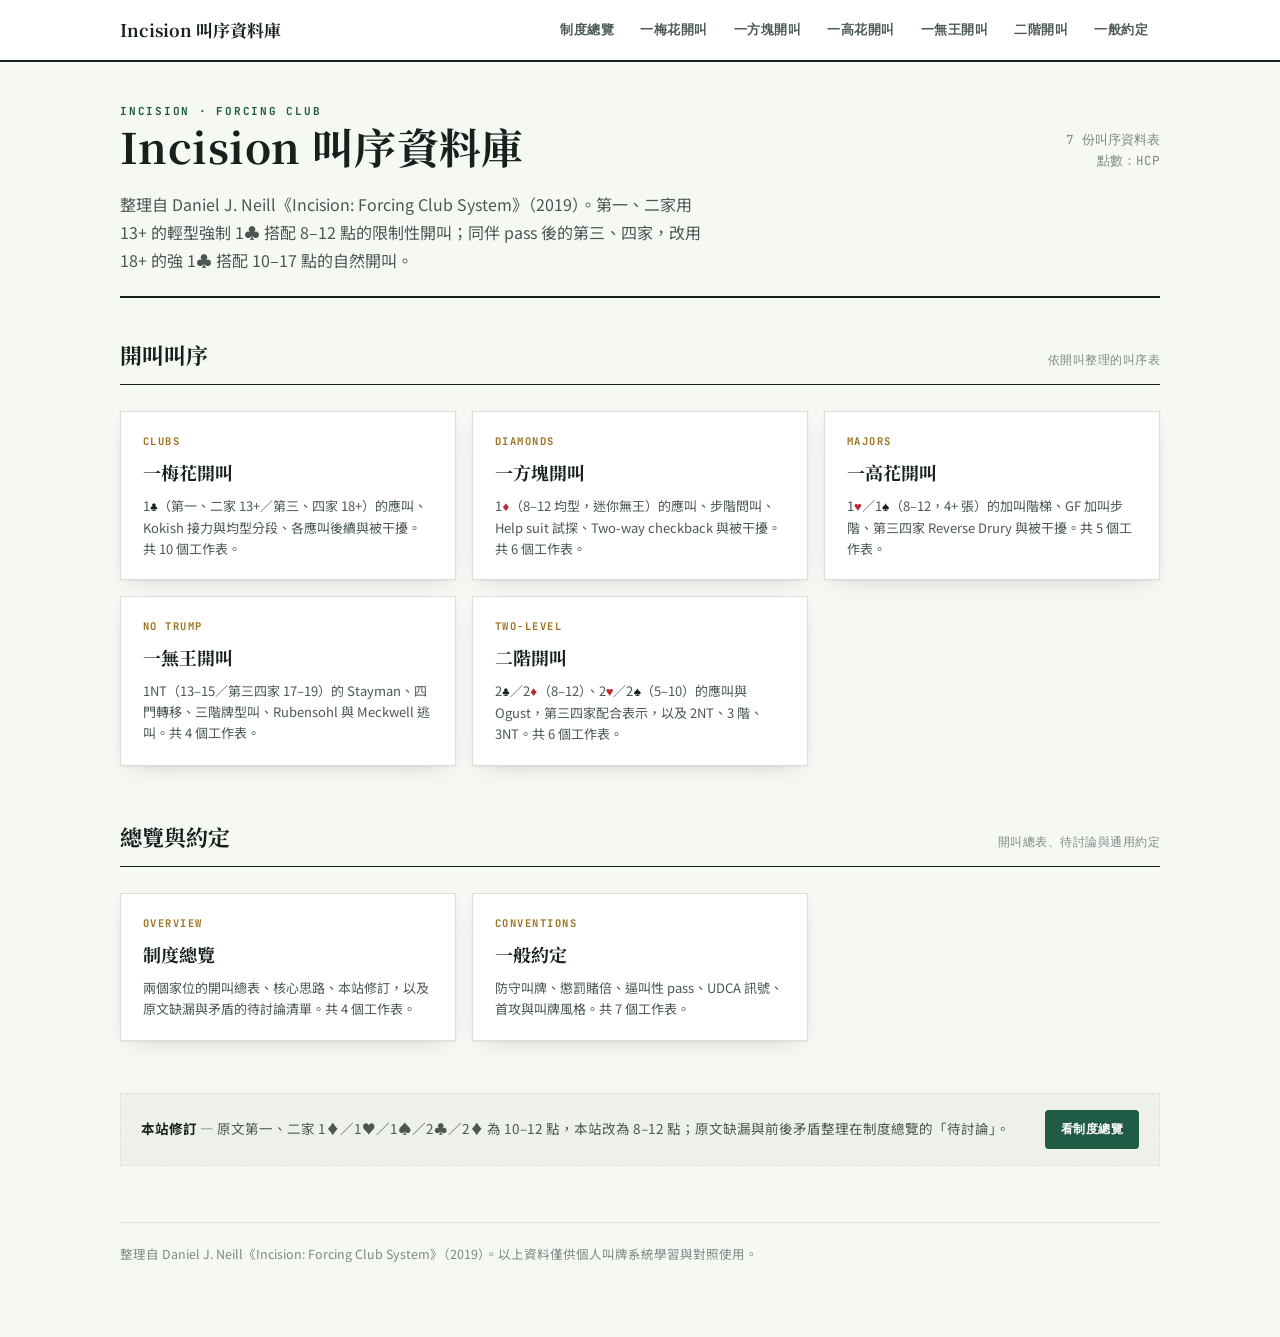
<file: 網站/index.html>
<!doctype html>
<html lang="zh-Hant">
<head>
<meta charset="utf-8">
<meta name="viewport" content="width=device-width, initial-scale=1">
<title>Incision 叫序資料庫</title>
<meta name="description" content="整理自 Incision: Forcing Club System 的叫序資料庫">
<link rel="preconnect" href="https://fonts.googleapis.com">
<link rel="preconnect" href="https://fonts.gstatic.com" crossorigin>
<link rel="stylesheet" href="https://fonts.googleapis.com/css2?family=JetBrains+Mono:wght@500;700&family=Noto+Sans+TC:wght@400;500;700&family=Noto+Serif+TC:wght@600;700&display=swap">
<link rel="stylesheet" href="assets/style.css">
</head>
<body>
<nav class="site-nav"><div class="nav-inner"><a class="nav-brand" href="index.html">Incision 叫序資料庫</a><button class="nav-toggle" aria-label="開啟選單" type="button"><svg viewBox="0 0 24 24" fill="none" stroke="currentColor" stroke-width="2"><path d="M3 6h18M3 12h18M3 18h18"/></svg></button><ul class="nav-links" role="menubar"><li class="nav-item" role="none"><a class="nav-link" href="叫序資料/制度總覽.html">制度總覽</a></li><li class="nav-item" role="none"><a class="nav-link" href="叫序資料/一梅花開叫.html">一梅花開叫</a></li><li class="nav-item" role="none"><a class="nav-link" href="叫序資料/一方塊開叫.html">一方塊開叫</a></li><li class="nav-item" role="none"><a class="nav-link" href="叫序資料/一高花開叫.html">一高花開叫</a></li><li class="nav-item" role="none"><a class="nav-link" href="叫序資料/一無王開叫.html">一無王開叫</a></li><li class="nav-item" role="none"><a class="nav-link" href="叫序資料/二階開叫.html">二階開叫</a></li><li class="nav-item" role="none"><a class="nav-link" href="叫序資料/一般約定.html">一般約定</a></li></ul></div></nav>
<div class="wrap">


<header class="page-head">
  <div class="mast">
    <div>
      <div class="eyebrow">Incision · Forcing Club</div>
      <h1>Incision 叫序資料庫</h1>
    </div>
    <div class="mast-meta">7 份叫序資料表<br>點數：HCP</div>
  </div>
  <p class="lede">整理自 Daniel J. Neill《Incision: Forcing Club System》（2019）。第一、二家用 13+ 的輕型強制 1♣ 搭配 8–12 點的限制性開叫；同伴 pass 後的第三、四家，改用 18+ 的強 1♣ 搭配 10–17 點的自然開叫。</p>
</header>

<section>
  <div class="sec-head"><h2>開叫叫序</h2><span class="tag">依開叫整理的叫序表</span></div>
  <div class="card-grid"><a class="doc-card" href="叫序資料/一梅花開叫.html"><div class="k">Clubs</div><h3>一梅花開叫</h3><p>1<span class="s b">♣</span>（第一、二家 13+／第三、四家 18+）的應叫、Kokish 接力與均型分段、各應叫後續與被干擾。共 10 個工作表。</p></a><a class="doc-card" href="叫序資料/一方塊開叫.html"><div class="k">Diamonds</div><h3>一方塊開叫</h3><p>1<span class="s r">♦</span>（8–12 均型，迷你無王）的應叫、步階問叫、Help suit 試探、Two-way checkback 與被干擾。共 6 個工作表。</p></a><a class="doc-card" href="叫序資料/一高花開叫.html"><div class="k">Majors</div><h3>一高花開叫</h3><p>1<span class="s r">♥</span>／1<span class="s b">♠</span>（8–12，4+ 張）的加叫階梯、GF 加叫步階、第三四家 Reverse Drury 與被干擾。共 5 個工作表。</p></a><a class="doc-card" href="叫序資料/一無王開叫.html"><div class="k">No Trump</div><h3>一無王開叫</h3><p>1NT（13–15／第三四家 17–19）的 Stayman、四門轉移、三階牌型叫、Rubensohl 與 Meckwell 逃叫。共 4 個工作表。</p></a><a class="doc-card" href="叫序資料/二階開叫.html"><div class="k">Two-Level</div><h3>二階開叫</h3><p>2<span class="s b">♣</span>／2<span class="s r">♦</span>（8–12）、2<span class="s r">♥</span>／2<span class="s b">♠</span>（5–10）的應叫與 Ogust，第三四家配合表示，以及 2NT、3 階、3NT。共 6 個工作表。</p></a></div>
</section>

<section>
  <div class="sec-head"><h2>總覽與約定</h2><span class="tag">開叫總表、待討論與通用約定</span></div>
  <div class="card-grid"><a class="doc-card" href="叫序資料/制度總覽.html"><div class="k">Overview</div><h3>制度總覽</h3><p>兩個家位的開叫總表、核心思路、本站修訂，以及原文缺漏與矛盾的待討論清單。共 4 個工作表。</p></a><a class="doc-card" href="叫序資料/一般約定.html"><div class="k">Conventions</div><h3>一般約定</h3><p>防守叫牌、懲罰賭倍、逼叫性 pass、UDCA 訊號、首攻與叫牌風格。共 7 個工作表。</p></a></div>
</section>

<div class="external-card">
  <p><strong>本站修訂</strong> — 原文第一、二家 1♦／1♥／1♠／2♣／2♦ 為 10–12 點，本站改為 8–12 點；原文缺漏與前後矛盾整理在制度總覽的「待討論」。</p>
  <a href="叫序資料/制度總覽.html">看制度總覽</a>
</div>
<footer class="site-footer">整理自 Daniel J. Neill《Incision: Forcing Club System》（2019）。以上資料僅供個人叫牌系統學習與對照使用。</footer>
</div>
<script src="assets/site.js"></script>
</body>
</html>
</file>
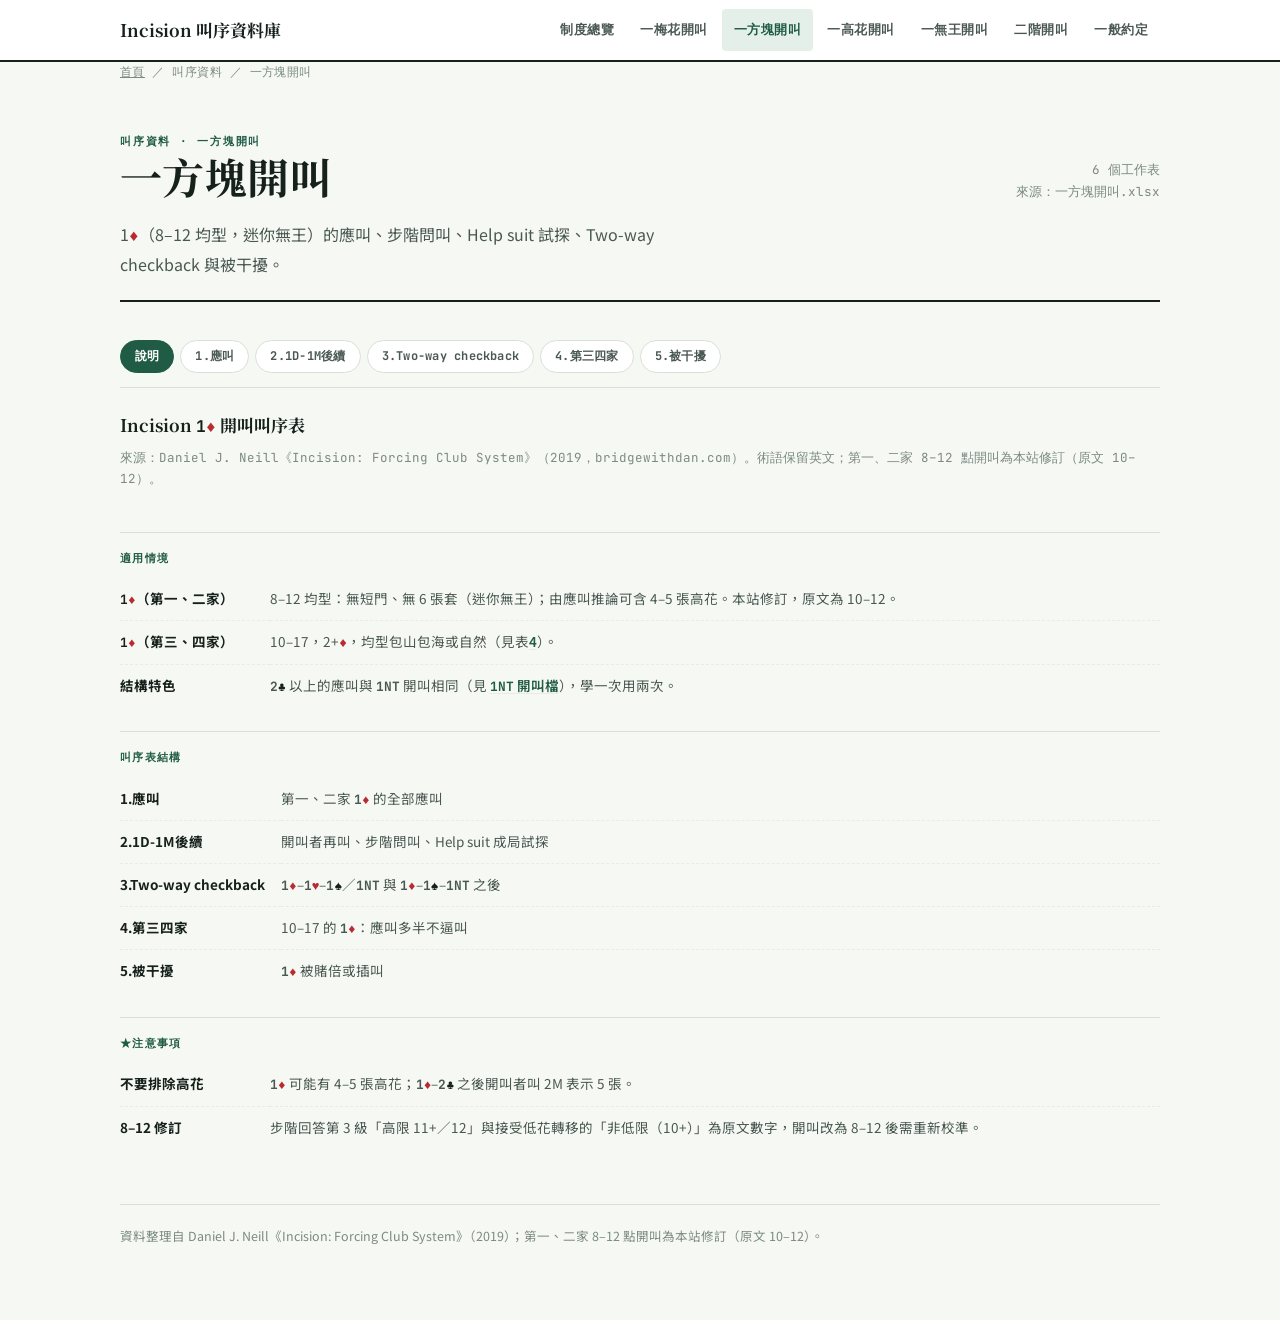
<file: 網站/叫序資料/一方塊開叫.html>
<!doctype html>
<html lang="zh-Hant">
<head>
<meta charset="utf-8">
<meta name="viewport" content="width=device-width, initial-scale=1">
<title>一方塊開叫 ｜ 叫序資料 ｜ Incision 叫序資料庫</title>
<meta name="description" content="一方塊開叫 的完整叫序資料表">
<link rel="preconnect" href="https://fonts.googleapis.com">
<link rel="preconnect" href="https://fonts.gstatic.com" crossorigin>
<link rel="stylesheet" href="https://fonts.googleapis.com/css2?family=JetBrains+Mono:wght@500;700&family=Noto+Sans+TC:wght@400;500;700&family=Noto+Serif+TC:wght@600;700&display=swap">
<link rel="stylesheet" href="../assets/style.css">
</head>
<body>
<nav class="site-nav"><div class="nav-inner"><a class="nav-brand" href="../index.html">Incision 叫序資料庫</a><button class="nav-toggle" aria-label="開啟選單" type="button"><svg viewBox="0 0 24 24" fill="none" stroke="currentColor" stroke-width="2"><path d="M3 6h18M3 12h18M3 18h18"/></svg></button><ul class="nav-links" role="menubar"><li class="nav-item" role="none"><a class="nav-link" href="../叫序資料/制度總覽.html">制度總覽</a></li><li class="nav-item" role="none"><a class="nav-link" href="../叫序資料/一梅花開叫.html">一梅花開叫</a></li><li class="nav-item" role="none"><a class="nav-link is-active" href="../叫序資料/一方塊開叫.html">一方塊開叫</a></li><li class="nav-item" role="none"><a class="nav-link" href="../叫序資料/一高花開叫.html">一高花開叫</a></li><li class="nav-item" role="none"><a class="nav-link" href="../叫序資料/一無王開叫.html">一無王開叫</a></li><li class="nav-item" role="none"><a class="nav-link" href="../叫序資料/二階開叫.html">二階開叫</a></li><li class="nav-item" role="none"><a class="nav-link" href="../叫序資料/一般約定.html">一般約定</a></li></ul></div></nav>
<div class="wrap">

<div class="crumb"><a href="../index.html">首頁</a> ／ 叫序資料 ／ 一方塊開叫</div>
<header class="page-head">
  <div class="mast">
    <div>
      <div class="eyebrow">叫序資料 · 一方塊開叫</div>
      <h1>一方塊開叫</h1>
    </div>
    <div class="mast-meta">6 個工作表<br>來源：一方塊開叫.xlsx</div>
  </div>
  <p class="lede">1<span class="s r">♦</span>（8–12 均型，迷你無王）的應叫、步階問叫、Help suit 試探、Two-way checkback 與被干擾。</p>
</header>
<section><div class="sheet-tabs" data-sheet-tabs="#一方塊開叫-panels"><button class="sheet-tab is-active" data-target="sheet-1">說明</button><button class="sheet-tab" data-target="sheet-2">1.應叫</button><button class="sheet-tab" data-target="sheet-3">2.1D-1M後續</button><button class="sheet-tab" data-target="sheet-4">3.Two-way checkback</button><button class="sheet-tab" data-target="sheet-5">4.第三四家</button><button class="sheet-tab" data-target="sheet-6">5.被干擾</button></div><div id="一方塊開叫-panels"><div class="sheet-panel is-active" id="sheet-1"><div class="lead-block"><div class="lead-title">Incision <span class="bid">1<span class="s r">♦</span></span> 開叫叫序表</div><div class="lead-context">來源：Daniel J. Neill《Incision: Forcing Club System》（2019，bridgewithdan.com）。術語保留英文；第一、二家 8–12 點開叫為本站修訂（原文 10–12）。</div></div><table class="deftable"><tbody></tbody></table><div class="deftable-sub">適用情境</div><table class="deftable"><tbody><tr><td><span class="bid">1<span class="s r">♦</span></span>（第一、二家）</td><td>8–12 均型：無短門、無 6 張套（迷你無王）；由應叫推論可含 4–5 張高花。本站修訂，原文為 10–12。</td></tr><tr><td><span class="bid">1<span class="s r">♦</span></span>（第三、四家）</td><td>10–17，2+<span class="s r">♦</span>，均型包山包海或自然（見表<a class="jump-link" data-sheet="sheet-5">4</a>）。</td></tr><tr><td>結構特色</td><td><span class="bid">2<span class="s b">♣</span></span> 以上的應叫與 <span class="bid">1NT</span> 開叫相同（見 <a class="tool-link" href="一無王開叫.html"><span class="bid">1NT</span> 開叫檔</a>），學一次用兩次。</td></tr></tbody></table><div class="deftable-sub">叫序表結構</div><table class="deftable"><tbody><tr><td>1.應叫</td><td>第一、二家 <span class="bid">1<span class="s r">♦</span></span> 的全部應叫</td></tr><tr><td>2.1D-1M後續</td><td>開叫者再叫、步階問叫、Help suit 成局試探</td></tr><tr><td>3.Two-way checkback</td><td><span class="bid">1<span class="s r">♦</span></span>–<span class="bid">1<span class="s r">♥</span></span>–<span class="bid">1<span class="s b">♠</span></span>／<span class="bid">1NT</span> 與 <span class="bid">1<span class="s r">♦</span></span>–<span class="bid">1<span class="s b">♠</span></span>–<span class="bid">1NT</span> 之後</td></tr><tr><td>4.第三四家</td><td>10–17 的 <span class="bid">1<span class="s r">♦</span></span>：應叫多半不逼叫</td></tr><tr><td>5.被干擾</td><td><span class="bid">1<span class="s r">♦</span></span> 被賭倍或插叫</td></tr></tbody></table><div class="deftable-sub">★注意事項</div><table class="deftable"><tbody><tr><td>不要排除高花</td><td><span class="bid">1<span class="s r">♦</span></span> 可能有 4–5 張高花；<span class="bid">1<span class="s r">♦</span></span>–<span class="bid">2<span class="s b">♣</span></span> 之後開叫者叫 2M 表示 5 張。</td></tr><tr><td>8–12 修訂</td><td>步階回答第 3 級「高限 11+／12」與接受低花轉移的「非低限（10+）」為原文數字，開叫改為 8–12 後需重新校準。</td></tr></tbody></table></div><div class="sheet-panel" id="sheet-2"><div class="lead-block"><div class="lead-title">對 <span class="bid">1<span class="s r">♦</span></span> 開叫的應叫（第一、二家）</div><div class="lead-context"><span class="bid">1<span class="s r">♦</span></span> – ？（<span class="bid">1<span class="s r">♦</span></span> ＝ 8–12 均型，迷你無王）</div></div><div class="table-scroll"><table class="bidtbl"><thead><tr><th>應叫者叫品</th><th>含義</th><th>性質</th><th>後續</th></tr></thead><tbody><tr><td><span class="bid">1<span class="s r">♥</span></span> / <span class="bid">1<span class="s b">♠</span></span></td><td>自然（不均型低限可能只有 3 張），逼叫一輪；之後叫 <span class="bid">2NT</span> 可以 pass</td><td>自然</td><td class="cell-muted">見表<a class="jump-link" data-sheet="sheet-3">2</a></td></tr><tr><td><span class="bid">1NT</span></td><td>8–13，無 4 張高花、無 6 張低花；開叫者有適合打花色的牌（如低限但控制多）應改叫 5 張套</td><td>自然</td><td class="cell-muted">—</td></tr><tr><td><span class="bid">2<span class="s b">♣</span></span></td><td>人工 GF，類似 Stayman：開叫者 <span class="bid">2<span class="s r">♦</span></span> ＝ 無 5 張高花、2M ＝ 5 張；<span class="bid">2<span class="s r">♦</span></span> 之後應叫者叫 2M 為逼叫、4+ 張，其餘同 Stayman</td><td>GF</td><td class="cell-muted">後續同 <a class="tool-link" href="一無王開叫.html"><span class="bid">1NT</span> 開叫檔</a></td></tr><tr><td><span class="bid">2<span class="s r">♦</span></span></td><td>轉移紅心</td><td>轉移</td><td class="cell-muted">後續同 <a class="tool-link" href="一無王開叫.html"><span class="bid">1NT</span> 開叫檔</a></td></tr><tr><td><span class="bid">2<span class="s r">♥</span></span></td><td>轉移黑桃</td><td>轉移</td><td class="cell-muted">後續同 <a class="tool-link" href="一無王開叫.html"><span class="bid">1NT</span> 開叫檔</a></td></tr><tr><td><span class="bid">2<span class="s b">♠</span></span></td><td>轉移梅花：低限叫中間的 <span class="bid">2NT</span>；高限有 Ax/Kx，或非低限（10+）有 Hxx 才接受</td><td>轉移</td><td class="cell-muted">—</td></tr><tr><td><span class="bid">2NT</span></td><td>轉移方塊：低限叫中間的 <span class="bid">3<span class="s b">♣</span></span>；接受條件同上</td><td>轉移</td><td class="cell-muted">—</td></tr><tr><td><span class="bid">3<span class="s b">♣</span></span></td><td>GF，三套牌含 4–5 張<span class="s b">♣</span>；<span class="bid">3<span class="s r">♦</span></span> 問短門（low / mid / high）</td><td>GF</td><td class="cell-muted">—</td></tr><tr><td><span class="bid">3<span class="s r">♦</span></span></td><td>GF，高花 3-1 或 1-3；<span class="bid">3<span class="s r">♥</span></span> 問短門（low / high）</td><td>GF</td><td class="cell-muted">—</td></tr><tr><td><span class="bid">3<span class="s r">♥</span></span></td><td>GF，兩低花 5-5+；<span class="bid">3<span class="s b">♠</span></span> 問短門（low / high）</td><td>GF</td><td class="cell-muted">—</td></tr><tr><td><span class="bid">3<span class="s b">♠</span></span></td><td>GF，三套牌，梅花短</td><td>GF</td><td class="cell-muted">—</td></tr><tr><td><span class="bid">3NT</span> / <span class="bid">4<span class="s r">♥</span></span> / <span class="bid">4<span class="s b">♠</span></span></td><td>定約</td><td>止叫</td><td class="cell-muted">—</td></tr><tr><td><span class="bid">4<span class="s b">♣</span></span></td><td>Gerber</td><td>問叫</td><td class="cell-muted">—</td></tr><tr><td><span class="bid">4NT</span></td><td>定量邀請</td><td>邀請</td><td class="cell-muted">—</td></tr></tbody></table></div></div><div class="sheet-panel" id="sheet-3"><div class="lead-block"><div class="lead-title"><span class="bid">1<span class="s r">♦</span></span>–1M 之後</div><div class="lead-context"><span class="bid">1<span class="s r">♦</span></span> – <span class="bid">1<span class="s r">♥</span></span>／<span class="bid">1<span class="s b">♠</span></span> – ？</div></div><div class="table-scroll"><table class="bidtbl"><thead><tr><th>叫品</th><th>含義</th><th>後續</th></tr></thead><tbody><tr class="subhead"><td colspan="3"><span class="bid">1<span class="s r">♦</span></span>–<span class="bid">1<span class="s r">♥</span></span> 之後開叫者再叫</td></tr><tr><td><span class="bid">2<span class="s b">♣</span></span> / <span class="bid">2<span class="s r">♦</span></span></td><td>非低限，5 張該低花＋3–4 張紅心支持</td><td class="cell-muted">—</td></tr><tr><td><span class="bid">2<span class="s r">♥</span></span></td><td>4 張支持（任何點力），或非高限的 5 張支持</td><td class="cell-muted">應叫者下一級為步階問叫</td></tr><tr><td><span class="bid">2NT</span></td><td>高限，5 張支持</td><td class="cell-muted">—</td></tr><tr><td><span class="bid">1<span class="s b">♠</span></span> / <span class="bid">1NT</span></td><td>否認 4+ 張紅心支持</td><td class="cell-muted">應叫者用 Two-way checkback（見表<a class="jump-link" data-sheet="sheet-4">3</a>）</td></tr><tr class="subhead"><td colspan="3"><span class="bid">1<span class="s r">♦</span></span>–<span class="bid">1<span class="s b">♠</span></span> 之後開叫者再叫</td></tr><tr><td><span class="bid">2<span class="s b">♣</span></span> / <span class="bid">2<span class="s r">♦</span></span> / <span class="bid">2<span class="s r">♥</span></span></td><td>非低限，5 張該花色＋3–4 張黑桃支持</td><td class="cell-muted">—</td></tr><tr><td><span class="bid">2<span class="s b">♠</span></span></td><td>4 張支持（任何點力），或非高限的 5 張支持</td><td class="cell-muted">應叫者下一級為步階問叫</td></tr><tr><td><span class="bid">2NT</span></td><td>高限，5 張支持</td><td class="cell-muted">—</td></tr><tr><td><span class="bid">1NT</span></td><td>否認 4+ 張黑桃支持</td><td class="cell-muted">應叫者用 Two-way checkback（見表<a class="jump-link" data-sheet="sheet-4">3</a>）</td></tr><tr class="subhead"><td colspan="3"><span class="bid">1<span class="s r">♦</span></span>–1M–2M 之後：步階問叫</td></tr><tr class="ladder-parent" data-group="ladder-group-3-1"><td><button class="ladder-toggle" type="button" aria-expanded="false"><span class="tri">▸</span></button>下一級</td><td>人工問叫，問範圍（<span class="bid">2<span class="s r">♥</span></span> 之後用 <span class="bid">2<span class="s b">♠</span></span>、<span class="bid">2<span class="s b">♠</span></span> 之後用 <span class="bid">2NT</span>）</td><td class="cell-muted">開叫者步階回答</td></tr><tr class="ladder-child" data-group="ladder-group-3-1" hidden><td>第 1 級</td><td>低限</td><td class="cell-muted">—</td></tr><tr class="ladder-child" data-group="ladder-group-3-1" hidden><td>第 2 級</td><td>低限，但 controls 多（4+）</td><td class="cell-muted">—</td></tr><tr class="ladder-child" data-group="ladder-group-3-1" hidden><td>第 3 級</td><td>高限（11+／12）</td><td class="cell-muted">原文數字，見說明</td></tr><tr class="subhead"><td colspan="3"><span class="bid">1<span class="s r">♦</span></span>–1M–2M 之後：Help suit 成局試探</td></tr><tr><td>新花</td><td>Help suit 試探：邀請，該花色有 2 個輸張；<span class="bid">1<span class="s r">♦</span></span>–<span class="bid">1<span class="s r">♥</span></span>–<span class="bid">2<span class="s r">♥</span></span>–<span class="bid">2NT</span> 為黑桃的 help suit</td><td class="cell-muted">開叫者依該花色輸張數回應</td></tr><tr><td>該花色 3 個輸張</td><td>簽停（任何範圍）</td><td class="cell-muted">開叫者</td></tr><tr><td>2 個輸張、非高限</td><td>簽停</td><td class="cell-muted">開叫者</td></tr><tr><td>2 個輸張、高限</td><td>反試探（counter try）</td><td class="cell-muted">開叫者</td></tr><tr><td>1 個輸張、非高限</td><td>反試探</td><td class="cell-muted">開叫者</td></tr><tr><td>1 個輸張、高限</td><td>叫成局</td><td class="cell-muted">開叫者</td></tr><tr><td>0 個輸張</td><td>叫成局（任何範圍）</td><td class="cell-muted">開叫者</td></tr></tbody></table></div></div><div class="sheet-panel" id="sheet-4"><div class="lead-block"><div class="lead-title">Two-way checkback</div><div class="lead-context"><span class="bid">1<span class="s r">♦</span></span> – <span class="bid">1<span class="s r">♥</span></span> – <span class="bid">1<span class="s b">♠</span></span>／<span class="bid">1NT</span> – ？　或　<span class="bid">1<span class="s r">♦</span></span> – <span class="bid">1<span class="s b">♠</span></span> – <span class="bid">1NT</span> – ？</div></div><div class="table-scroll"><table class="bidtbl"><thead><tr><th>應叫者叫品</th><th>1♦–1♥–1♠／1NT 之後</th><th>1♦–1♠–1NT 之後</th><th>備註</th></tr></thead><tbody><tr class="subhead"><td colspan="4"><span class="bid">2<span class="s b">♣</span></span>：強制 <span class="bid">2<span class="s r">♦</span></span>，之後</td></tr><tr><td>Pass</td><td>簽停</td><td>簽停</td><td class="cell-muted">—</td></tr><tr><td><span class="bid">2<span class="s r">♥</span></span></td><td>邀請，5+<span class="s r">♥</span></td><td>邀請，5+<span class="s b">♠</span>、剛好 <span class="bid">4<span class="s r">♥</span></span></td><td class="cell-muted">—</td></tr><tr><td><span class="bid">2<span class="s b">♠</span></span></td><td><span class="bid">1<span class="s b">♠</span></span> 之後：邀請，<span class="bid">4<span class="s b">♠</span></span>；<span class="bid">1NT</span> 之後：均型邀請，<span class="bid">4<span class="s b">♣</span></span></td><td>邀請，5+<span class="s b">♠</span></td><td class="cell-muted">—</td></tr><tr><td><span class="bid">2NT</span></td><td>邀請，<span class="bid">4<span class="s r">♦</span></span></td><td>邀請，<span class="bid">4<span class="s r">♦</span></span></td><td class="cell-muted">—</td></tr><tr><td><span class="bid">3<span class="s b">♣</span></span> / <span class="bid">3<span class="s r">♦</span></span></td><td>邀請，該低花 5+，紅心只有 4 張</td><td>邀請，該低花 5+</td><td class="cell-muted">—</td></tr><tr class="subhead"><td colspan="4">其他直接再叫</td></tr><tr><td><span class="bid">2<span class="s r">♦</span></span></td><td>人工 GF</td><td>人工 GF</td><td class="cell-muted">—</td></tr><tr><td><span class="bid">2<span class="s r">♥</span></span></td><td>定約</td><td>Pass 或改正</td><td class="cell-muted">—</td></tr><tr><td><span class="bid">2<span class="s b">♠</span></span></td><td><span class="bid">1<span class="s b">♠</span></span> 之後：4 張非邀請加叫；<span class="bid">1NT</span> 之後：6+<span class="s r">♥</span>、5+<span class="s b">♠</span> GF</td><td>定約</td><td class="cell-muted">—</td></tr><tr><td><span class="bid">2NT</span></td><td>邀請，無 <span class="bid">4<span class="s r">♦</span></span></td><td>邀請，無 <span class="bid">4<span class="s r">♦</span></span></td><td class="cell-muted">—</td></tr><tr><td><span class="bid">3<span class="s b">♣</span></span></td><td>定約</td><td>定約</td><td class="cell-muted">—</td></tr><tr><td><span class="bid">3<span class="s r">♦</span></span></td><td>5-5 GF</td><td>5-5 GF</td><td class="cell-muted">—</td></tr><tr><td><span class="bid">3<span class="s r">♥</span></span></td><td>原文為「?」</td><td>5-5 GF</td><td class="cell-muted">見<a class="tool-link" href="制度總覽.html">制度總覽檔</a></td></tr><tr><td><span class="bid">3<span class="s b">♠</span></span></td><td>Self splinter</td><td>原文為「?」</td><td class="cell-muted">見<a class="tool-link" href="制度總覽.html">制度總覽檔</a></td></tr><tr><td><span class="bid">3NT</span></td><td>定約，15–17 均型</td><td>定約，15–17 均型</td><td class="cell-muted">—</td></tr><tr><td><span class="bid">4<span class="s b">♣</span></span> / <span class="bid">4<span class="s r">♦</span></span></td><td>Self splinter</td><td>Self splinter</td><td class="cell-muted">—</td></tr><tr><td><span class="bid">4<span class="s r">♥</span></span></td><td>—</td><td>Self splinter</td><td class="cell-muted">—</td></tr></tbody></table></div></div><div class="sheet-panel" id="sheet-5"><div class="lead-block"><div class="lead-title">對 <span class="bid">1<span class="s r">♦</span></span> 開叫的應叫（第三、四家）</div><div class="lead-context">（P）– <span class="bid">1<span class="s r">♦</span></span> – ？（<span class="bid">1<span class="s r">♦</span></span> ＝ 10–17，2+<span class="s r">♦</span>）</div></div><div class="table-scroll"><table class="bidtbl"><thead><tr><th>叫品</th><th>含義</th><th>性質</th></tr></thead><tbody><tr class="subhead"><td colspan="3">應叫</td></tr><tr><td><span class="bid">1<span class="s r">♥</span></span> / <span class="bid">1<span class="s b">♠</span></span></td><td>4+ 張，5–9，不逼叫</td><td class="cell-muted">自然</td></tr><tr><td><span class="bid">1NT</span></td><td>6–9，無 4 張高花、無 6 張低花；開叫者有花色型牌應改叫 5 張套</td><td class="cell-muted">自然</td></tr><tr><td><span class="bid">2<span class="s b">♣</span></span></td><td>5–9，6+<span class="s b">♣</span>，無 4 張高花，不逼叫</td><td class="cell-muted">自然</td></tr><tr><td><span class="bid">2<span class="s r">♦</span></span></td><td>5–9，4+<span class="s r">♦</span>，無 4 張高花</td><td class="cell-muted">加叫</td></tr><tr><td><span class="bid">2<span class="s r">♥</span></span> / <span class="bid">2<span class="s b">♠</span></span></td><td>0–4，7+ 張</td><td class="cell-muted">阻擊</td></tr><tr><td><span class="bid">3<span class="s b">♣</span></span></td><td>0–4，7+<span class="s b">♣</span></td><td class="cell-muted">阻擊</td></tr><tr><td><span class="bid">3<span class="s r">♦</span></span></td><td>0–4，6+<span class="s r">♦</span></td><td class="cell-muted">阻擊</td></tr><tr class="subhead"><td colspan="3"><span class="bid">1<span class="s r">♦</span></span>–<span class="bid">1<span class="s r">♥</span></span>／<span class="bid">1<span class="s b">♠</span></span> 之後開叫者再叫</td></tr><tr><td>Pass</td><td>低限，3–4 張支持</td><td class="cell-muted">—</td></tr><tr><td>2M</td><td>非低限，4–5 張支持</td><td class="cell-muted">—</td></tr><tr><td>2m</td><td>高限，5 張該低花＋4 張支持</td><td class="cell-muted">—</td></tr><tr><td><span class="bid">2NT</span></td><td>高限，5 張支持</td><td class="cell-muted">—</td></tr><tr><td><span class="bid">1NT</span></td><td>任何範圍，否認 3 張支持（除非高限）；之後 <span class="bid">2<span class="s b">♣</span></span> ＝ NMF</td><td class="cell-muted">—</td></tr></tbody></table></div></div><div class="sheet-panel" id="sheet-6"><div class="lead-block"><div class="lead-title"><span class="bid">1<span class="s r">♦</span></span> 被干擾</div><div class="lead-context"><span class="bid">1<span class="s r">♦</span></span> –（干擾）– ？</div></div><div class="table-scroll"><table class="bidtbl"><thead><tr><th>干擾</th><th>叫品</th><th>含義</th></tr></thead><tbody><tr class="subhead"><td colspan="3"><span class="bid">1<span class="s r">♦</span></span>–(X)</td></tr><tr><td>(X)</td><td>Pass</td><td class="cell-muted">弱，3+<span class="s r">♦</span></td></tr><tr><td>(X)</td><td>XX</td><td class="cell-muted">13+，沒有更好的描述叫品</td></tr><tr><td>(X)</td><td><span class="bid">1<span class="s r">♥</span></span> / <span class="bid">1<span class="s b">♠</span></span></td><td class="cell-muted">4+ 張，逼叫一輪，系統照用</td></tr><tr><td>(X)</td><td><span class="bid">1NT</span></td><td class="cell-muted">9–12 均型</td></tr><tr><td>(X)</td><td><span class="bid">2<span class="s b">♣</span></span> / <span class="bid">2<span class="s r">♦</span></span> / <span class="bid">2<span class="s r">♥</span></span> / <span class="bid">2<span class="s b">♠</span></span></td><td class="cell-muted">5+ 張，不逼叫</td></tr><tr><td>(X)</td><td><span class="bid">2NT</span></td><td class="cell-muted">自然 GF，同 <span class="bid">1<span class="s b">♣</span></span>–<span class="bid">2NT</span>（原文作者自問：為何不用 XX？）</td></tr><tr><td>(X)</td><td><span class="bid">2NT</span> 以上</td><td class="cell-muted">同無干擾</td></tr><tr class="subhead"><td colspan="3"><span class="bid">1<span class="s r">♦</span></span>–(1X)</td></tr><tr><td>(1X)</td><td>Pass</td><td class="cell-muted">弱</td></tr><tr><td>(1X)</td><td>X</td><td class="cell-muted">否定性，之後新花逼叫</td></tr><tr><td>(1X)</td><td><span class="bid">1<span class="s b">♠</span></span></td><td class="cell-muted">5+<span class="s b">♠</span>，逼叫一輪</td></tr><tr><td>(1X)</td><td><span class="bid">1NT</span></td><td class="cell-muted">9–12 均型</td></tr><tr><td>(1X)</td><td><span class="bid">2<span class="s b">♣</span></span> / <span class="bid">2<span class="s r">♦</span></span> / <span class="bid">2<span class="s r">♥</span></span> / <span class="bid">2<span class="s b">♠</span></span></td><td class="cell-muted">5+ 張，不逼叫</td></tr><tr><td>(1X)</td><td><span class="bid">2NT</span></td><td class="cell-muted">自然 GF，同 <span class="bid">1<span class="s b">♣</span></span>–<span class="bid">2NT</span></td></tr><tr><td>(1X)</td><td><span class="bid">2NT</span> 以上</td><td class="cell-muted">同無干擾</td></tr><tr class="subhead"><td colspan="3"><span class="bid">1<span class="s r">♦</span></span>–(<span class="bid">1NT</span>)</td></tr><tr><td>(<span class="bid">1NT</span>)</td><td>Pass</td><td class="cell-muted">弱</td></tr><tr><td>(<span class="bid">1NT</span>)</td><td>X</td><td class="cell-muted">懲罰</td></tr><tr><td>(<span class="bid">1NT</span>)</td><td><span class="bid">2<span class="s b">♣</span></span>–<span class="bid">2<span class="s b">♠</span></span></td><td class="cell-muted">自然，定約</td></tr><tr><td>(<span class="bid">1NT</span>)</td><td><span class="bid">2NT</span>–<span class="bid">3<span class="s r">♥</span></span></td><td class="cell-muted">建設性轉移，好牌、6+ 張</td></tr><tr class="subhead"><td colspan="3"><span class="bid">1<span class="s r">♦</span></span>–(二階自然插叫)</td></tr><tr><td>(2X)</td><td>全部</td><td class="cell-muted">同 <span class="bid">1NT</span> 被二階插叫（Rubensohl，見 <a class="tool-link" href="一無王開叫.html"><span class="bid">1NT</span> 開叫檔</a>）</td></tr><tr class="subhead"><td colspan="3"><span class="bid">1<span class="s r">♦</span></span>–(<span class="bid">2<span class="s r">♦</span></span> Michaels)</td></tr><tr><td>(<span class="bid">2<span class="s r">♦</span></span>)</td><td>全部</td><td class="cell-muted">同 <span class="bid">1<span class="s b">♣</span></span> 被 Michaels（見 <a class="tool-link" href="一梅花開叫.html"><span class="bid">1<span class="s b">♣</span></span> 開叫檔</a>）</td></tr><tr class="subhead"><td colspan="3"><span class="bid">1<span class="s r">♦</span></span>–(<span class="bid">2NT</span> 兩低花)</td></tr><tr><td>(<span class="bid">2NT</span>)</td><td>Pass 再 X</td><td class="cell-muted">兩高花競爭</td></tr><tr><td>(<span class="bid">2NT</span>)</td><td>X</td><td class="cell-muted">懲罰導向；之後叫 3M 為自然 GF</td></tr><tr><td>(<span class="bid">2NT</span>)</td><td><span class="bid">3<span class="s b">♣</span></span></td><td class="cell-muted">GF，5+<span class="s r">♥</span>、4+<span class="s b">♠</span></td></tr><tr><td>(<span class="bid">2NT</span>)</td><td><span class="bid">3<span class="s r">♦</span></span></td><td class="cell-muted">GF，5+<span class="s b">♠</span>、4+<span class="s r">♥</span></td></tr><tr><td>(<span class="bid">2NT</span>)</td><td><span class="bid">3<span class="s r">♥</span></span> / <span class="bid">3<span class="s b">♠</span></span></td><td class="cell-muted">建設性，不逼叫</td></tr><tr class="subhead"><td colspan="3"><span class="bid">1<span class="s r">♦</span></span>–(<span class="bid">2NT</span> <span class="s r">♥</span>+<span class="s b">♣</span>)</td></tr><tr><td>(<span class="bid">2NT</span>)</td><td>Pass</td><td class="cell-muted">p.13：不到建設性；p.27：Pass 再 X ＝ <span class="s b">♠</span>+<span class="s r">♦</span> 競爭（兩處不一致）</td></tr><tr><td>(<span class="bid">2NT</span>)</td><td>X</td><td class="cell-muted">懲罰導向；之後叫自然叫品為逼叫</td></tr><tr><td>(<span class="bid">2NT</span>)</td><td><span class="bid">3<span class="s b">♣</span></span></td><td class="cell-muted">GF，剛好 <span class="bid">4<span class="s b">♠</span></span>、5+<span class="s r">♦</span></td></tr><tr><td>(<span class="bid">2NT</span>)</td><td><span class="bid">3<span class="s r">♦</span></span></td><td class="cell-muted">建設性，不逼叫</td></tr><tr><td>(<span class="bid">2NT</span>)</td><td><span class="bid">3<span class="s r">♥</span></span></td><td class="cell-muted">GF，5+<span class="s b">♠</span>、4+<span class="s r">♦</span></td></tr><tr><td>(<span class="bid">2NT</span>)</td><td><span class="bid">3<span class="s b">♠</span></span></td><td class="cell-muted">建設性，不逼叫</td></tr><tr class="subhead"><td colspan="3"><span class="bid">1<span class="s r">♦</span></span>–(三階以上)</td></tr><tr><td>(3X+)</td><td>Pass</td><td class="cell-muted">弱</td></tr><tr><td>(3X+)</td><td>X</td><td class="cell-muted">否定性</td></tr><tr><td>(3X+)</td><td>其他</td><td class="cell-muted">自然 GF</td></tr></tbody></table></div></div></div></section><footer class="site-footer">資料整理自 Daniel J. Neill《Incision: Forcing Club System》（2019）；第一、二家 8–12 點開叫為本站修訂（原文 10–12）。</footer>
</div>
<script src="../assets/site.js"></script>
</body>
</html>
</file>
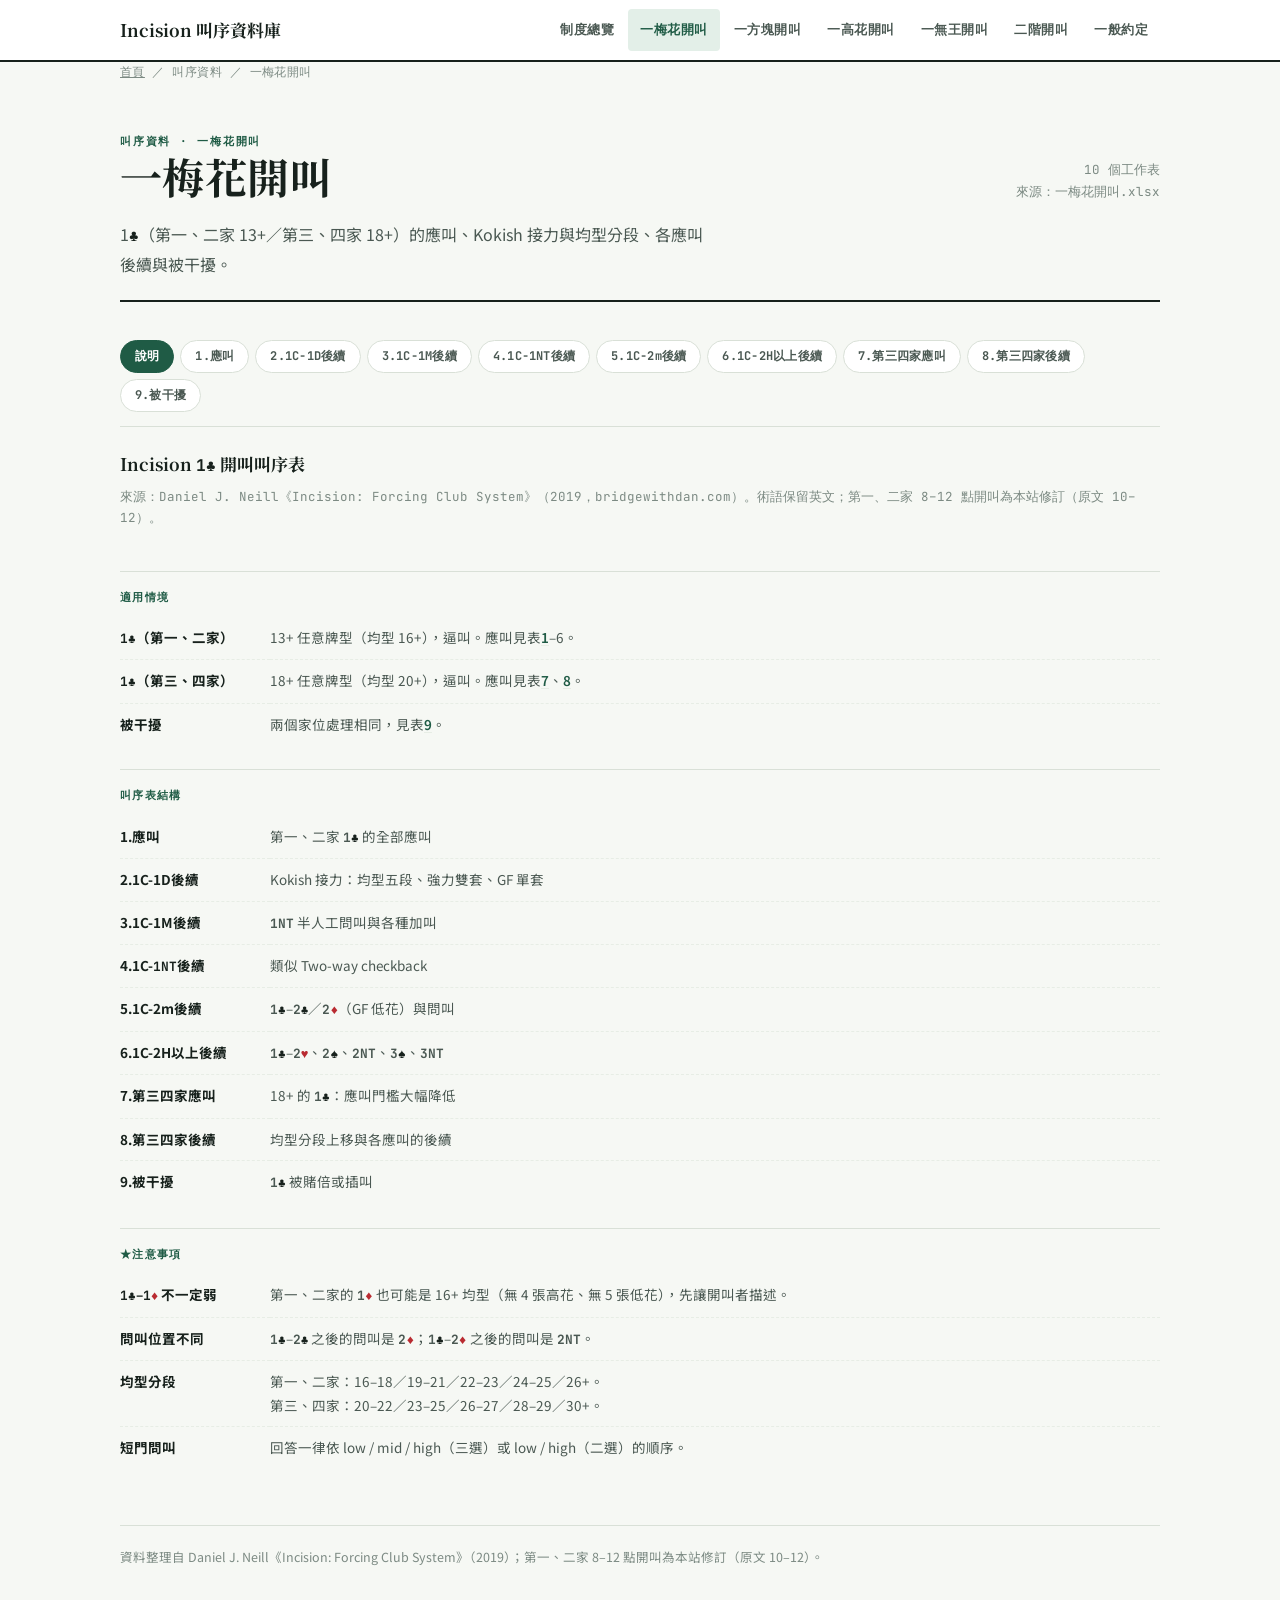
<file: 網站/叫序資料/一梅花開叫.html>
<!doctype html>
<html lang="zh-Hant">
<head>
<meta charset="utf-8">
<meta name="viewport" content="width=device-width, initial-scale=1">
<title>一梅花開叫 ｜ 叫序資料 ｜ Incision 叫序資料庫</title>
<meta name="description" content="一梅花開叫 的完整叫序資料表">
<link rel="preconnect" href="https://fonts.googleapis.com">
<link rel="preconnect" href="https://fonts.gstatic.com" crossorigin>
<link rel="stylesheet" href="https://fonts.googleapis.com/css2?family=JetBrains+Mono:wght@500;700&family=Noto+Sans+TC:wght@400;500;700&family=Noto+Serif+TC:wght@600;700&display=swap">
<link rel="stylesheet" href="../assets/style.css">
</head>
<body>
<nav class="site-nav"><div class="nav-inner"><a class="nav-brand" href="../index.html">Incision 叫序資料庫</a><button class="nav-toggle" aria-label="開啟選單" type="button"><svg viewBox="0 0 24 24" fill="none" stroke="currentColor" stroke-width="2"><path d="M3 6h18M3 12h18M3 18h18"/></svg></button><ul class="nav-links" role="menubar"><li class="nav-item" role="none"><a class="nav-link" href="../叫序資料/制度總覽.html">制度總覽</a></li><li class="nav-item" role="none"><a class="nav-link is-active" href="../叫序資料/一梅花開叫.html">一梅花開叫</a></li><li class="nav-item" role="none"><a class="nav-link" href="../叫序資料/一方塊開叫.html">一方塊開叫</a></li><li class="nav-item" role="none"><a class="nav-link" href="../叫序資料/一高花開叫.html">一高花開叫</a></li><li class="nav-item" role="none"><a class="nav-link" href="../叫序資料/一無王開叫.html">一無王開叫</a></li><li class="nav-item" role="none"><a class="nav-link" href="../叫序資料/二階開叫.html">二階開叫</a></li><li class="nav-item" role="none"><a class="nav-link" href="../叫序資料/一般約定.html">一般約定</a></li></ul></div></nav>
<div class="wrap">

<div class="crumb"><a href="../index.html">首頁</a> ／ 叫序資料 ／ 一梅花開叫</div>
<header class="page-head">
  <div class="mast">
    <div>
      <div class="eyebrow">叫序資料 · 一梅花開叫</div>
      <h1>一梅花開叫</h1>
    </div>
    <div class="mast-meta">10 個工作表<br>來源：一梅花開叫.xlsx</div>
  </div>
  <p class="lede">1<span class="s b">♣</span>（第一、二家 13+／第三、四家 18+）的應叫、Kokish 接力與均型分段、各應叫後續與被干擾。</p>
</header>
<section><div class="sheet-tabs" data-sheet-tabs="#一梅花開叫-panels"><button class="sheet-tab is-active" data-target="sheet-1">說明</button><button class="sheet-tab" data-target="sheet-2">1.應叫</button><button class="sheet-tab" data-target="sheet-3">2.1C-1D後續</button><button class="sheet-tab" data-target="sheet-4">3.1C-1M後續</button><button class="sheet-tab" data-target="sheet-5">4.1C-1NT後續</button><button class="sheet-tab" data-target="sheet-6">5.1C-2m後續</button><button class="sheet-tab" data-target="sheet-7">6.1C-2H以上後續</button><button class="sheet-tab" data-target="sheet-8">7.第三四家應叫</button><button class="sheet-tab" data-target="sheet-9">8.第三四家後續</button><button class="sheet-tab" data-target="sheet-10">9.被干擾</button></div><div id="一梅花開叫-panels"><div class="sheet-panel is-active" id="sheet-1"><div class="lead-block"><div class="lead-title">Incision <span class="bid">1<span class="s b">♣</span></span> 開叫叫序表</div><div class="lead-context">來源：Daniel J. Neill《Incision: Forcing Club System》（2019，bridgewithdan.com）。術語保留英文；第一、二家 8–12 點開叫為本站修訂（原文 10–12）。</div></div><table class="deftable"><tbody></tbody></table><div class="deftable-sub">適用情境</div><table class="deftable"><tbody><tr><td><span class="bid">1<span class="s b">♣</span></span>（第一、二家）</td><td>13+ 任意牌型（均型 16+），逼叫。應叫見表<a class="jump-link" data-sheet="sheet-2">1</a>–6。</td></tr><tr><td><span class="bid">1<span class="s b">♣</span></span>（第三、四家）</td><td>18+ 任意牌型（均型 20+），逼叫。應叫見表<a class="jump-link" data-sheet="sheet-8">7</a>、<a class="jump-link" data-sheet="sheet-9">8</a>。</td></tr><tr><td>被干擾</td><td>兩個家位處理相同，見表<a class="jump-link" data-sheet="sheet-10">9</a>。</td></tr></tbody></table><div class="deftable-sub">叫序表結構</div><table class="deftable"><tbody><tr><td>1.應叫</td><td>第一、二家 <span class="bid">1<span class="s b">♣</span></span> 的全部應叫</td></tr><tr><td>2.1C-1D後續</td><td>Kokish 接力：均型五段、強力雙套、GF 單套</td></tr><tr><td>3.1C-1M後續</td><td><span class="bid">1NT</span> 半人工問叫與各種加叫</td></tr><tr><td>4.1C-<span class="bid">1NT</span>後續</td><td>類似 Two-way checkback</td></tr><tr><td>5.1C-2m後續</td><td><span class="bid">1<span class="s b">♣</span></span>–<span class="bid">2<span class="s b">♣</span></span>／<span class="bid">2<span class="s r">♦</span></span>（GF 低花）與問叫</td></tr><tr><td>6.1C-2H以上後續</td><td><span class="bid">1<span class="s b">♣</span></span>–<span class="bid">2<span class="s r">♥</span></span>、<span class="bid">2<span class="s b">♠</span></span>、<span class="bid">2NT</span>、<span class="bid">3<span class="s b">♠</span></span>、<span class="bid">3NT</span></td></tr><tr><td>7.第三四家應叫</td><td>18+ 的 <span class="bid">1<span class="s b">♣</span></span>：應叫門檻大幅降低</td></tr><tr><td>8.第三四家後續</td><td>均型分段上移與各應叫的後續</td></tr><tr><td>9.被干擾</td><td><span class="bid">1<span class="s b">♣</span></span> 被賭倍或插叫</td></tr></tbody></table><div class="deftable-sub">★注意事項</div><table class="deftable"><tbody><tr><td><span class="bid">1<span class="s b">♣</span></span>–<span class="bid">1<span class="s r">♦</span></span> 不一定弱</td><td>第一、二家的 <span class="bid">1<span class="s r">♦</span></span> 也可能是 16+ 均型（無 4 張高花、無 5 張低花），先讓開叫者描述。</td></tr><tr><td>問叫位置不同</td><td><span class="bid">1<span class="s b">♣</span></span>–<span class="bid">2<span class="s b">♣</span></span> 之後的問叫是 <span class="bid">2<span class="s r">♦</span></span>；<span class="bid">1<span class="s b">♣</span></span>–<span class="bid">2<span class="s r">♦</span></span> 之後的問叫是 <span class="bid">2NT</span>。</td></tr><tr><td>均型分段</td><td>第一、二家：16–18／19–21／22–23／24–25／26+。<br>第三、四家：20–22／23–25／26–27／28–29／30+。</td></tr><tr><td>短門問叫</td><td>回答一律依 low / mid / high（三選）或 low / high（二選）的順序。</td></tr></tbody></table></div><div class="sheet-panel" id="sheet-2"><div class="lead-block"><div class="lead-title">對 <span class="bid">1<span class="s b">♣</span></span> 開叫的應叫（第一、二家）</div><div class="lead-context"><span class="bid">1<span class="s b">♣</span></span> – ？（<span class="bid">1<span class="s b">♣</span></span> ＝ 13+，均型 16+，逼叫）</div></div><div class="table-scroll"><table class="bidtbl"><thead><tr><th>應叫者叫品</th><th>點力</th><th>含義</th><th>性質</th><th>後續</th></tr></thead><tbody><tr><td><span class="bid">1<span class="s r">♦</span></span></td><td>0–7 或 16+</td><td>消極；或 16+ 均型、無 4 張高花、無 5 張低花</td><td>消極／等待</td><td class="cell-muted">見表<a class="jump-link" data-sheet="sheet-3">2</a></td></tr><tr><td><span class="bid">1<span class="s r">♥</span></span> / <span class="bid">1<span class="s b">♠</span></span></td><td>8+</td><td>自然，4+ 張</td><td>自然</td><td class="cell-muted">見表<a class="jump-link" data-sheet="sheet-4">3</a></td></tr><tr><td><span class="bid">1NT</span></td><td>8–11</td><td>均型，無 4 張高花、無 6 張低花</td><td>自然</td><td class="cell-muted">見表<a class="jump-link" data-sheet="sheet-5">4</a></td></tr><tr><td><span class="bid">2<span class="s b">♣</span></span></td><td>11+</td><td>5+<span class="s b">♣</span>，無 4 張高花</td><td>GF</td><td class="cell-muted">見表<a class="jump-link" data-sheet="sheet-6">5</a></td></tr><tr><td><span class="bid">2<span class="s r">♦</span></span></td><td>11+</td><td>5+<span class="s r">♦</span>，無 4 張高花</td><td>GF</td><td class="cell-muted">見表<a class="jump-link" data-sheet="sheet-6">5</a></td></tr><tr><td><span class="bid">2<span class="s r">♥</span></span></td><td>8–10</td><td>兩低花 5-5+，無 4 張高花</td><td>建設性</td><td class="cell-muted">見表<a class="jump-link" data-sheet="sheet-7">6</a></td></tr><tr><td><span class="bid">2<span class="s b">♠</span></span></td><td>11–16</td><td>三套牌</td><td>GF</td><td class="cell-muted">見表<a class="jump-link" data-sheet="sheet-7">6</a></td></tr><tr><td><span class="bid">2NT</span></td><td>11–15</td><td>均型（無 4 張高花、無 5 張低花）</td><td>GF</td><td class="cell-muted">見表<a class="jump-link" data-sheet="sheet-7">6</a></td></tr><tr><td><span class="bid">3<span class="s b">♣</span></span> / <span class="bid">3<span class="s r">♦</span></span></td><td>8–10</td><td>6+ 該低花，無 4 張高花</td><td>建設性</td><td class="cell-muted">—</td></tr><tr><td><span class="bid">3<span class="s r">♥</span></span></td><td>16+</td><td>兩低花 5-5+（同 <span class="bid">2<span class="s r">♥</span></span>，但有滿貫興趣）</td><td>滿貫試探</td><td class="cell-muted">—</td></tr><tr><td><span class="bid">3<span class="s b">♠</span></span></td><td>17+</td><td>三套牌；後續同 <span class="bid">2<span class="s b">♠</span></span>，牌不配時唯一停點是 <span class="bid">4NT</span></td><td>滿貫逼叫</td><td class="cell-muted">見表<a class="jump-link" data-sheet="sheet-7">6</a></td></tr><tr><td><span class="bid">3NT</span></td><td>—</td><td>一門高花只輸一張的長套，外無控制</td><td>特殊</td><td class="cell-muted">開叫者叫 <span class="bid">4<span class="s b">♣</span></span>，應叫者轉移到高花</td></tr></tbody></table></div></div><div class="sheet-panel" id="sheet-3"><div class="lead-block"><div class="lead-title"><span class="bid">1<span class="s b">♣</span></span>–<span class="bid">1<span class="s r">♦</span></span> 之後：Kokish 接力</div><div class="lead-context"><span class="bid">1<span class="s b">♣</span></span> – <span class="bid">1<span class="s r">♦</span></span> – ？（<span class="bid">1<span class="s r">♥</span></span>、<span class="bid">2<span class="s r">♥</span></span> 為接力，應叫者一律接力）</div></div><div class="table-scroll"><table class="bidtbl"><thead><tr><th>開叫者叫品</th><th>含義</th><th>應叫者</th><th>後續</th></tr></thead><tbody><tr class="ladder-parent" data-group="ladder-group-3-1"><td><button class="ladder-toggle" type="button" aria-expanded="false"><span class="tri">▸</span></button><span class="bid">1<span class="s r">♥</span></span></td><td>強制 <span class="bid">1<span class="s b">♠</span></span>：紅心自然的不均型低限、雙套 GF，或各種均型</td><td><span class="bid">1<span class="s b">♠</span></span></td><td class="cell-muted">以下為 <span class="bid">1<span class="s b">♠</span></span> 之後</td></tr><tr class="ladder-child" data-group="ladder-group-3-1" hidden><td><span class="bid">1NT</span></td><td>19–21 均型</td><td>—</td><td class="cell-muted">—</td></tr><tr class="ladder-child" data-group="ladder-group-3-1" hidden><td><span class="bid">2<span class="s b">♣</span></span> / <span class="bid">2<span class="s r">♦</span></span> / <span class="bid">2<span class="s r">♥</span></span></td><td>自然低限</td><td>—</td><td class="cell-muted">—</td></tr><tr class="ladder-child" data-group="ladder-group-3-1" hidden><td><span class="bid">2<span class="s b">♠</span></span></td><td>黑桃＋另一套（強力雙套 GF）</td><td><span class="bid">2NT</span> 問</td><td class="cell-muted">—</td></tr><tr class="ladder-child" data-group="ladder-group-3-1" hidden><td><span class="bid">2NT</span></td><td>24–25 均型</td><td>—</td><td class="cell-muted">—</td></tr><tr class="ladder-child" data-group="ladder-group-3-1" hidden><td><span class="bid">3<span class="s b">♣</span></span></td><td>梅花＋方塊（強力雙套）</td><td>—</td><td class="cell-muted">—</td></tr><tr class="ladder-child" data-group="ladder-group-3-1" hidden><td><span class="bid">3<span class="s r">♦</span></span></td><td>方塊＋紅心（強力雙套）</td><td>—</td><td class="cell-muted">—</td></tr><tr class="ladder-child" data-group="ladder-group-3-1" hidden><td><span class="bid">3<span class="s r">♥</span></span></td><td>紅心＋梅花（強力雙套）</td><td>—</td><td class="cell-muted">—</td></tr><tr><td><span class="bid">1NT</span></td><td>16–18 均型</td><td>—</td><td class="cell-muted">—</td></tr><tr class="ladder-parent" data-group="ladder-group-3-2"><td><button class="ladder-toggle" type="button" aria-expanded="false"><span class="tri">▸</span></button><span class="bid">2<span class="s r">♥</span></span></td><td>強制 <span class="bid">2<span class="s b">♠</span></span>：自然 GF 單套，或 GF 均型</td><td><span class="bid">2<span class="s b">♠</span></span></td><td class="cell-muted">以下為 <span class="bid">2<span class="s b">♠</span></span> 之後</td></tr><tr class="ladder-child" data-group="ladder-group-3-2" hidden><td><span class="bid">2NT</span></td><td>26+ 均型，GF</td><td>—</td><td class="cell-muted">—</td></tr><tr class="ladder-child" data-group="ladder-group-3-2" hidden><td><span class="bid">3<span class="s b">♣</span></span> / <span class="bid">3<span class="s r">♦</span></span> / <span class="bid">3<span class="s r">♥</span></span> / <span class="bid">3<span class="s b">♠</span></span></td><td>該花色 GF 單套，要求扣叫或加叫</td><td>—</td><td class="cell-muted">—</td></tr><tr><td><span class="bid">2NT</span></td><td>22–23 均型</td><td>—</td><td class="cell-muted">—</td></tr><tr><td><span class="bid">2<span class="s b">♠</span></span> / <span class="bid">3<span class="s b">♣</span></span> / <span class="bid">3<span class="s r">♦</span></span> / <span class="bid">3<span class="s r">♥</span></span></td><td>自然，接近成局逼叫</td><td>—</td><td class="cell-muted">—</td></tr><tr><td><span class="bid">3<span class="s b">♠</span></span> / <span class="bid">3NT</span> / <span class="bid">4<span class="s b">♣</span></span> / <span class="bid">4<span class="s r">♦</span></span></td><td>修正版關鍵張問叫，依序問 <span class="s b">♠</span>／<span class="s r">♥</span>／<span class="s b">♣</span>／<span class="s r">♦</span>（<span class="bid">3NT</span> 問紅心）</td><td>回答 0 / 0+Q / 1 / 1+Q / 2</td><td class="cell-muted">—</td></tr></tbody></table></div><div class="trap">＊原文未定義 <span class="bid">1<span class="s b">♣</span></span>–<span class="bid">1<span class="s r">♦</span></span>–<span class="bid">1<span class="s b">♠</span></span>、<span class="bid">2<span class="s b">♣</span></span>、<span class="bid">2<span class="s r">♦</span></span>（見<a class="tool-link" href="制度總覽.html">制度總覽檔</a>）。</div></div><div class="sheet-panel" id="sheet-4"><div class="lead-block"><div class="lead-title"><span class="bid">1<span class="s b">♣</span></span>–1M 之後</div><div class="lead-context"><span class="bid">1<span class="s b">♣</span></span> – <span class="bid">1<span class="s r">♥</span></span>／<span class="bid">1<span class="s b">♠</span></span>（8+，4+ 張）– ？</div></div><div class="table-scroll"><table class="bidtbl"><thead><tr><th>開叫者叫品</th><th>含義</th><th>後續</th></tr></thead><tbody><tr class="ladder-parent" data-group="ladder-group-4-1"><td><button class="ladder-toggle" type="button" aria-expanded="false"><span class="tri">▸</span></button><span class="bid">1NT</span></td><td>GF、半人工問叫</td><td class="cell-muted">應叫者回答如下</td></tr><tr class="ladder-child" data-group="ladder-group-4-1" hidden><td><span class="bid">2<span class="s b">♣</span></span></td><td>任何低限（8–9）</td><td class="cell-muted">—</td></tr><tr class="ladder-child" data-group="ladder-group-4-1" hidden><td><span class="bid">2NT</span></td><td>均型 10–12</td><td class="cell-muted">—</td></tr><tr class="ladder-child" data-group="ladder-group-4-1" hidden><td><span class="bid">3<span class="s r">♦</span></span></td><td>均型 13–15</td><td class="cell-muted">—</td></tr><tr class="ladder-child" data-group="ladder-group-4-1" hidden><td>3 另一高花</td><td>均型 16+</td><td class="cell-muted">—</td></tr><tr><td><span class="bid">1NT</span> 後跳叫 3M</td><td>21+ 加叫，無短門</td><td class="cell-muted">—</td></tr><tr><td>2M</td><td>低限加叫，3–4 張支持且有短門</td><td class="cell-muted">應叫者 <span class="bid">2NT</span> 問短門：low / mid / high</td></tr><tr><td><span class="bid">2NT</span></td><td>GF 加叫，4+ 支持且有短門</td><td class="cell-muted">應叫者 <span class="bid">3<span class="s b">♣</span></span> 問短門：low / mid / high</td></tr><tr><td>3M</td><td>GF 加叫，16–20，無短門</td><td class="cell-muted">—</td></tr><tr><td>跳叫新花</td><td>配合跳叫</td><td class="cell-muted">逼叫</td></tr><tr><td>不跳的新花</td><td>多半 13–16 不均型</td><td class="cell-muted">不逼叫</td></tr></tbody></table></div></div><div class="sheet-panel" id="sheet-5"><div class="lead-block"><div class="lead-title"><span class="bid">1<span class="s b">♣</span></span>–<span class="bid">1NT</span> 之後</div><div class="lead-context"><span class="bid">1<span class="s b">♣</span></span> – <span class="bid">1NT</span>（8–11 均型）– ？（類似 Two-way checkback）</div></div><div class="table-scroll"><table class="bidtbl"><thead><tr><th>叫品</th><th>含義</th><th>叫者</th></tr></thead><tbody><tr><td><span class="bid">2<span class="s b">♣</span></span></td><td>強制 <span class="bid">2<span class="s r">♦</span></span>：停在 <span class="bid">2<span class="s r">♦</span></span>，或作為多數邀請叫序的起點</td><td class="cell-muted">開叫者</td></tr><tr class="ladder-parent" data-group="ladder-group-5-1"><td><button class="ladder-toggle" type="button" aria-expanded="false"><span class="tri">▸</span></button><span class="bid">2<span class="s r">♦</span></span></td><td>人工 GF，應叫者步階回答</td><td class="cell-muted">開叫者</td></tr><tr class="ladder-child" data-group="ladder-group-5-1" hidden><td><span class="bid">2<span class="s r">♥</span></span></td><td>低限，無 5 張低花</td><td class="cell-muted">應叫者</td></tr><tr class="ladder-child" data-group="ladder-group-5-1" hidden><td><span class="bid">2<span class="s b">♠</span></span></td><td>低限，有 5 張低花</td><td class="cell-muted">應叫者</td></tr><tr class="ladder-child" data-group="ladder-group-5-1" hidden><td><span class="bid">2NT</span></td><td>高限，無 5 張低花</td><td class="cell-muted">應叫者</td></tr><tr class="ladder-child" data-group="ladder-group-5-1" hidden><td><span class="bid">3<span class="s b">♣</span></span> / <span class="bid">3<span class="s r">♦</span></span></td><td>高限，有 5 張該低花</td><td class="cell-muted">應叫者</td></tr><tr><td><span class="bid">2<span class="s r">♥</span></span> / <span class="bid">2<span class="s b">♠</span></span></td><td>不逼叫</td><td class="cell-muted">開叫者</td></tr><tr><td><span class="bid">3<span class="s b">♣</span></span></td><td>不逼叫</td><td class="cell-muted">開叫者</td></tr><tr><td><span class="bid">2NT</span></td><td>低限，兩低花 5-5+</td><td class="cell-muted">開叫者</td></tr></tbody></table></div></div><div class="sheet-panel" id="sheet-6"><div class="lead-block"><div class="lead-title"><span class="bid">1<span class="s b">♣</span></span>–<span class="bid">2<span class="s b">♣</span></span>／<span class="bid">2<span class="s r">♦</span></span> 之後</div><div class="lead-context"><span class="bid">1<span class="s b">♣</span></span> – <span class="bid">2<span class="s b">♣</span></span>／<span class="bid">2<span class="s r">♦</span></span>（GF，11+，5+ 該低花，無 4 張高花）– ？</div></div><div class="table-scroll"><table class="bidtbl"><thead><tr><th>叫品</th><th>含義</th><th>備註</th></tr></thead><tbody><tr class="subhead"><td colspan="3"><span class="bid">1<span class="s b">♣</span></span>–<span class="bid">2<span class="s b">♣</span></span></td></tr><tr><td><span class="bid">2<span class="s r">♥</span></span> / <span class="bid">2<span class="s b">♠</span></span> / <span class="bid">3<span class="s b">♣</span></span> / <span class="bid">3<span class="s r">♦</span></span></td><td>開叫者自然，最多 17</td><td class="cell-muted">—</td></tr><tr><td><span class="bid">2NT</span></td><td>均型 16–18 或 21+</td><td class="cell-muted">—</td></tr><tr><td><span class="bid">3NT</span></td><td>均型 19–20</td><td class="cell-muted">—</td></tr><tr><td><span class="bid">3<span class="s r">♥</span></span> / <span class="bid">3<span class="s b">♠</span></span></td><td>強套（類似 2/1 之後的跳叫重叫）</td><td class="cell-muted">—</td></tr><tr class="ladder-parent" data-group="ladder-group-6-1"><td><button class="ladder-toggle" type="button" aria-expanded="false"><span class="tri">▸</span></button><span class="bid">2<span class="s r">♦</span></span></td><td>問叫（多半是更強的不均型或三套牌）</td><td class="cell-muted">應叫者描述如下</td></tr><tr class="ladder-child" data-group="ladder-group-6-1" hidden><td><span class="bid">2<span class="s r">♥</span></span></td><td>11–15，兩低花（至少 5-4），紅心短</td><td class="cell-muted">16+ 改叫 <span class="bid">3<span class="s r">♥</span></span></td></tr><tr class="ladder-child" data-group="ladder-group-6-1" hidden><td><span class="bid">2<span class="s b">♠</span></span></td><td>11–15，兩低花（至少 5-4），黑桃短</td><td class="cell-muted">16+ 改叫 <span class="bid">3<span class="s b">♠</span></span></td></tr><tr class="ladder-child" data-group="ladder-group-6-1" hidden><td><span class="bid">2NT</span></td><td>11–15，高花 2-3 或 3-2、<span class="s r">♦</span>3、<span class="s b">♣</span>5</td><td class="cell-muted">16+ 改叫 <span class="bid">3NT</span></td></tr><tr class="ladder-child" data-group="ladder-group-6-1" hidden><td><span class="bid">3<span class="s b">♣</span></span></td><td>11–15，6+<span class="s b">♣</span>（否認 4+<span class="s r">♦</span>）</td><td class="cell-muted">16+ 改叫 <span class="bid">4<span class="s b">♣</span></span></td></tr><tr class="ladder-child" data-group="ladder-group-6-1" hidden><td><span class="bid">3<span class="s r">♦</span></span></td><td>11–15，2-2-4-5</td><td class="cell-muted">16+ 改叫 <span class="bid">4<span class="s r">♦</span></span></td></tr><tr class="subhead"><td colspan="3"><span class="bid">1<span class="s b">♣</span></span>–<span class="bid">2<span class="s r">♦</span></span></td></tr><tr><td><span class="bid">2<span class="s r">♥</span></span> / <span class="bid">2<span class="s b">♠</span></span> / <span class="bid">3<span class="s b">♣</span></span> / <span class="bid">3<span class="s r">♦</span></span></td><td>開叫者自然，最多 17</td><td class="cell-muted">—</td></tr><tr><td><span class="bid">3NT</span></td><td>均型 18–20</td><td class="cell-muted">—</td></tr><tr><td><span class="bid">3<span class="s r">♥</span></span> / <span class="bid">3<span class="s b">♠</span></span></td><td>強套（類似 2/1 之後的跳叫重叫）</td><td class="cell-muted">—</td></tr><tr class="ladder-parent" data-group="ladder-group-6-2"><td><button class="ladder-toggle" type="button" aria-expanded="false"><span class="tri">▸</span></button><span class="bid">2NT</span></td><td>問叫</td><td class="cell-muted">應叫者描述如下</td></tr><tr class="ladder-child" data-group="ladder-group-6-2" hidden><td><span class="bid">3<span class="s b">♣</span></span></td><td>11–15，2-2-5-4</td><td class="cell-muted">16+ 改叫 <span class="bid">4<span class="s b">♣</span></span></td></tr><tr class="ladder-child" data-group="ladder-group-6-2" hidden><td><span class="bid">3<span class="s r">♦</span></span></td><td>11–15，6+<span class="s r">♦</span>（否認 4+<span class="s b">♣</span>）</td><td class="cell-muted">16+ 改叫 <span class="bid">4<span class="s r">♦</span></span></td></tr><tr class="ladder-child" data-group="ladder-group-6-2" hidden><td><span class="bid">3<span class="s r">♥</span></span></td><td>11–15，兩低花（至少 5-4），紅心短</td><td class="cell-muted">16+ 改叫 <span class="bid">4<span class="s r">♥</span></span></td></tr><tr class="ladder-child" data-group="ladder-group-6-2" hidden><td><span class="bid">3<span class="s b">♠</span></span></td><td>11–15，兩低花（至少 5-4），黑桃短</td><td class="cell-muted">16+ 改叫 <span class="bid">4<span class="s b">♠</span></span></td></tr><tr class="ladder-child" data-group="ladder-group-6-2" hidden><td><span class="bid">3NT</span></td><td>11–15，高花 2-3 或 3-2、<span class="s r">♦</span>5、<span class="s b">♣</span>3</td><td class="cell-muted">16+ 改叫 <span class="bid">4NT</span></td></tr></tbody></table></div><div class="trap">＊<span class="bid">1<span class="s b">♣</span></span>–<span class="bid">2<span class="s r">♦</span></span> 之後 <span class="bid">2NT</span> 為問叫，均型 16–17 與 21+ 沒有對應叫品；<span class="bid">3NT</span> 範圍也與 <span class="bid">1<span class="s b">♣</span></span>–<span class="bid">2<span class="s b">♣</span></span> 之後不同（見<a class="tool-link" href="制度總覽.html">制度總覽檔</a>）。</div></div><div class="sheet-panel" id="sheet-7"><div class="lead-block"><div class="lead-title"><span class="bid">1<span class="s b">♣</span></span>–<span class="bid">2<span class="s r">♥</span></span>、<span class="bid">2<span class="s b">♠</span></span>、<span class="bid">2NT</span>、<span class="bid">3<span class="s b">♠</span></span>、<span class="bid">3NT</span> 之後</div><div class="lead-context"><span class="bid">1<span class="s b">♣</span></span> – <span class="bid">2<span class="s r">♥</span></span> 以上 – ？</div></div><div class="table-scroll"><table class="bidtbl"><thead><tr><th>叫品</th><th>含義</th><th>備註</th></tr></thead><tbody><tr class="subhead"><td colspan="3"><span class="bid">1<span class="s b">♣</span></span>–<span class="bid">2<span class="s r">♥</span></span>（8–10，兩低花 5-5+，無 4 張高花）</td></tr><tr><td><span class="bid">3<span class="s b">♣</span></span> / <span class="bid">3<span class="s r">♦</span></span></td><td>定約</td><td class="cell-muted">—</td></tr><tr><td><span class="bid">2NT</span></td><td>邀請（約 14–15，兩高花都有止張）</td><td class="cell-muted">—</td></tr><tr><td><span class="bid">3<span class="s r">♥</span></span> / <span class="bid">3<span class="s b">♠</span></span></td><td>自然逼叫，6+ 張</td><td class="cell-muted">—</td></tr><tr><td><span class="bid">3NT</span></td><td>定約</td><td class="cell-muted">—</td></tr><tr class="ladder-parent" data-group="ladder-group-7-1"><td><button class="ladder-toggle" type="button" aria-expanded="false"><span class="tri">▸</span></button><span class="bid">2<span class="s b">♠</span></span></td><td>GF，問牌型</td><td class="cell-muted">應叫者回答如下</td></tr><tr class="ladder-child" data-group="ladder-group-7-1" hidden><td><span class="bid">2NT</span></td><td>5-5</td><td class="cell-muted"><span class="bid">3<span class="s b">♣</span></span> 問短門：low / high</td></tr><tr class="ladder-child" data-group="ladder-group-7-1" hidden><td><span class="bid">3<span class="s b">♣</span></span></td><td>6 張<span class="s b">♣</span></td><td class="cell-muted"><span class="bid">3<span class="s r">♦</span></span> 問高花：<span class="bid">3<span class="s r">♥</span></span> ＝ 2-0、<span class="bid">3<span class="s b">♠</span></span> ＝ 0-2、<span class="bid">3NT</span> ＝ 1-1</td></tr><tr class="ladder-child" data-group="ladder-group-7-1" hidden><td><span class="bid">3<span class="s r">♦</span></span></td><td>6 張<span class="s r">♦</span></td><td class="cell-muted"><span class="bid">3<span class="s r">♥</span></span> 問高花：<span class="bid">3<span class="s b">♠</span></span> ＝ 0-2、<span class="bid">3NT</span> ＝ 1-1、<span class="bid">4<span class="s b">♣</span></span> ＝ 2-0</td></tr><tr class="ladder-child" data-group="ladder-group-7-1" hidden><td><span class="bid">3<span class="s r">♥</span></span></td><td>3-0-5-5</td><td class="cell-muted">—</td></tr><tr class="ladder-child" data-group="ladder-group-7-1" hidden><td><span class="bid">3<span class="s b">♠</span></span></td><td>0-3-5-5</td><td class="cell-muted">—</td></tr><tr class="ladder-child" data-group="ladder-group-7-1" hidden><td><span class="bid">3NT</span></td><td>6-6</td><td class="cell-muted">開叫者定王，應叫者示缺門</td></tr><tr class="ladder-child" data-group="ladder-group-7-1" hidden><td><span class="bid">4<span class="s b">♣</span></span> / <span class="bid">4<span class="s r">♦</span></span></td><td>7-5</td><td class="cell-muted">—</td></tr><tr class="subhead"><td colspan="3"><span class="bid">1<span class="s b">♣</span></span>–<span class="bid">2<span class="s b">♠</span></span>（GF，11–16，三套牌）</td></tr><tr><td><span class="bid">2NT</span></td><td>問短門</td><td class="cell-muted">—</td></tr><tr><td>新花</td><td>開叫者自己的單套</td><td class="cell-muted">—</td></tr><tr class="subhead"><td colspan="3"><span class="bid">1<span class="s b">♣</span></span>–<span class="bid">2NT</span>（GF，11–15 均型，無 4 張高花、無 5 張低花）</td></tr><tr><td><span class="bid">3<span class="s r">♦</span></span></td><td>問 3 張高花</td><td class="cell-muted"><span class="bid">3NT</span> ＝ 兩門都有</td></tr><tr><td><span class="bid">3<span class="s r">♥</span></span> / <span class="bid">3<span class="s b">♠</span></span></td><td>開叫者該花色短，對無王有疑慮</td><td class="cell-muted">—</td></tr><tr><td><span class="bid">3NT</span> / <span class="bid">4<span class="s r">♥</span></span> / <span class="bid">4<span class="s b">♠</span></span></td><td>定約</td><td class="cell-muted">—</td></tr><tr><td><span class="bid">4<span class="s b">♣</span></span></td><td>Gerber</td><td class="cell-muted">—</td></tr><tr><td><span class="bid">4<span class="s r">♦</span></span></td><td>兩低花 5-5，有滿貫興趣</td><td class="cell-muted">應叫者簽停，或叫 <span class="bid">4<span class="s r">♥</span></span>／<span class="bid">4<span class="s b">♠</span></span> 表示對對應低花有滿貫興趣</td></tr><tr><td><span class="bid">4NT</span></td><td>兩低花 5-5，無滿貫興趣</td><td class="cell-muted">—</td></tr><tr class="ladder-parent" data-group="ladder-group-7-2"><td><button class="ladder-toggle" type="button" aria-expanded="false"><span class="tri">▸</span></button><span class="bid">3<span class="s b">♣</span></span></td><td>接力到 <span class="bid">3<span class="s r">♦</span></span></td><td class="cell-muted">開叫者之後：</td></tr><tr class="ladder-child" data-group="ladder-group-7-2" hidden><td><span class="bid">3<span class="s r">♥</span></span> / <span class="bid">3<span class="s b">♠</span></span></td><td>示低花短門（對應方式原文未說明）</td><td class="cell-muted">—</td></tr><tr class="ladder-child" data-group="ladder-group-7-2" hidden><td><span class="bid">3NT</span></td><td>輕度滿貫試探</td><td class="cell-muted">應叫者 14+ 才接受</td></tr><tr class="ladder-child" data-group="ladder-group-7-2" hidden><td><span class="bid">4NT</span></td><td>認真滿貫試探</td><td class="cell-muted">應叫者 13–15 接受</td></tr><tr class="ladder-child" data-group="ladder-group-7-2" hidden><td><span class="bid">4<span class="s b">♣</span></span> / <span class="bid">4<span class="s r">♦</span></span></td><td>自然，有滿貫興趣</td><td class="cell-muted">—</td></tr><tr class="ladder-child" data-group="ladder-group-7-2" hidden><td><span class="bid">4<span class="s r">♥</span></span> / <span class="bid">4<span class="s b">♠</span></span></td><td>對應低花 5+、另一低花 4 張，有滿貫興趣</td><td class="cell-muted">—</td></tr><tr class="subhead"><td colspan="3"><span class="bid">1<span class="s b">♣</span></span>–<span class="bid">3<span class="s b">♠</span></span>（17+，三套牌，滿貫逼叫）</td></tr><tr><td>後續</td><td>同 <span class="bid">1<span class="s b">♣</span></span>–<span class="bid">2<span class="s b">♠</span></span></td><td class="cell-muted">雙方牌不配時唯一停點是 <span class="bid">4NT</span></td></tr><tr class="subhead"><td colspan="3"><span class="bid">1<span class="s b">♣</span></span>–<span class="bid">3NT</span>（高花一輸張長套，外無控制）</td></tr><tr><td><span class="bid">4<span class="s b">♣</span></span></td><td>開叫者接力</td><td class="cell-muted">應叫者轉移到自己的高花</td></tr></tbody></table></div></div><div class="sheet-panel" id="sheet-8"><div class="lead-block"><div class="lead-title">對 <span class="bid">1<span class="s b">♣</span></span> 開叫的應叫（第三、四家）</div><div class="lead-context">（P）– <span class="bid">1<span class="s b">♣</span></span> – ？（<span class="bid">1<span class="s b">♣</span></span> ＝ 18+，均型 20+）</div></div><div class="table-scroll"><table class="bidtbl"><thead><tr><th>應叫者叫品</th><th>點力</th><th>含義</th><th>性質</th><th>後續</th></tr></thead><tbody><tr><td><span class="bid">1<span class="s r">♦</span></span></td><td>0–4，或 5–6</td><td>消極；5–6 點時無 4 張高花、無 5 張低花</td><td>消極</td><td class="cell-muted">見表<a class="jump-link" data-sheet="sheet-9">8</a></td></tr><tr><td><span class="bid">1<span class="s r">♥</span></span> / <span class="bid">1<span class="s b">♠</span></span></td><td>5–9</td><td>4+ 張</td><td>自然</td><td class="cell-muted">見表<a class="jump-link" data-sheet="sheet-9">8</a></td></tr><tr><td><span class="bid">1NT</span></td><td>7–9</td><td>均型，無 4 張高花、無 5 張低花</td><td>GF</td><td class="cell-muted">—</td></tr><tr><td><span class="bid">2<span class="s b">♣</span></span></td><td>5–9</td><td>5+<span class="s b">♣</span>，無 4 張高花</td><td>GF</td><td class="cell-muted">見表<a class="jump-link" data-sheet="sheet-9">8</a></td></tr><tr><td><span class="bid">2<span class="s r">♦</span></span></td><td>5–9</td><td>5+<span class="s r">♦</span>，無 4 張高花</td><td>GF</td><td class="cell-muted">見表<a class="jump-link" data-sheet="sheet-9">8</a></td></tr><tr><td><span class="bid">2<span class="s r">♥</span></span></td><td>5–7</td><td>5-5 以上雙套（不是兩低花）</td><td>GF</td><td class="cell-muted">見表<a class="jump-link" data-sheet="sheet-9">8</a></td></tr><tr><td><span class="bid">2<span class="s b">♠</span></span></td><td>5–7</td><td>三套牌</td><td>GF</td><td class="cell-muted">見表<a class="jump-link" data-sheet="sheet-9">8</a></td></tr></tbody></table></div><div class="trap">＊原文未定義 <span class="bid">2NT</span> 以上的應叫；<span class="bid">1<span class="s r">♦</span></span> 的點力 p.9 寫「少於 5 點」，與此不同（見<a class="tool-link" href="制度總覽.html">制度總覽檔</a>）。</div></div><div class="sheet-panel" id="sheet-9"><div class="lead-block"><div class="lead-title">第三、四家 <span class="bid">1<span class="s b">♣</span></span> 之後的續叫</div><div class="lead-context">（P）– <span class="bid">1<span class="s b">♣</span></span> – 應叫 – ？</div></div><div class="table-scroll"><table class="bidtbl"><thead><tr><th>叫品</th><th>含義</th><th>備註</th></tr></thead><tbody><tr class="subhead"><td colspan="3"><span class="bid">1<span class="s b">♣</span></span>–<span class="bid">1<span class="s r">♦</span></span> 之後（均型分段上移）</td></tr><tr><td><span class="bid">1NT</span></td><td>20–22 均型</td><td class="cell-muted">—</td></tr><tr class="ladder-parent" data-group="ladder-group-9-1"><td><button class="ladder-toggle" type="button" aria-expanded="false"><span class="tri">▸</span></button><span class="bid">1<span class="s r">♥</span></span></td><td>強制 <span class="bid">1<span class="s b">♠</span></span></td><td class="cell-muted">以下為 <span class="bid">1<span class="s b">♠</span></span> 之後</td></tr><tr class="ladder-child" data-group="ladder-group-9-1" hidden><td><span class="bid">1NT</span></td><td>23–25 均型</td><td class="cell-muted">—</td></tr><tr class="ladder-child" data-group="ladder-group-9-1" hidden><td><span class="bid">2<span class="s b">♣</span></span> / <span class="bid">2<span class="s r">♦</span></span> / <span class="bid">2<span class="s r">♥</span></span></td><td>自然低限</td><td class="cell-muted">—</td></tr><tr class="ladder-child" data-group="ladder-group-9-1" hidden><td><span class="bid">2<span class="s b">♠</span></span></td><td>黑桃＋另一套</td><td class="cell-muted"><span class="bid">2NT</span> 問</td></tr><tr class="ladder-child" data-group="ladder-group-9-1" hidden><td><span class="bid">2NT</span></td><td>28–29 均型</td><td class="cell-muted">—</td></tr><tr class="ladder-child" data-group="ladder-group-9-1" hidden><td><span class="bid">3<span class="s b">♣</span></span> / <span class="bid">3<span class="s r">♦</span></span> / <span class="bid">3<span class="s r">♥</span></span></td><td>強力雙套：<span class="s b">♣</span><span class="s r">♦</span>／<span class="s r">♦</span><span class="s r">♥</span>／<span class="s r">♥</span><span class="s b">♣</span></td><td class="cell-muted">—</td></tr><tr><td><span class="bid">2NT</span></td><td>26–27 均型</td><td class="cell-muted">—</td></tr><tr class="ladder-parent" data-group="ladder-group-9-2"><td><button class="ladder-toggle" type="button" aria-expanded="false"><span class="tri">▸</span></button><span class="bid">2<span class="s r">♥</span></span></td><td>強制 <span class="bid">2<span class="s b">♠</span></span></td><td class="cell-muted">以下為 <span class="bid">2<span class="s b">♠</span></span> 之後</td></tr><tr class="ladder-child" data-group="ladder-group-9-2" hidden><td><span class="bid">2NT</span></td><td>30+ 均型</td><td class="cell-muted">—</td></tr><tr class="ladder-child" data-group="ladder-group-9-2" hidden><td><span class="bid">3<span class="s b">♣</span></span> / <span class="bid">3<span class="s r">♦</span></span> / <span class="bid">3<span class="s r">♥</span></span> / <span class="bid">3<span class="s b">♠</span></span></td><td>GF 單套，要求扣叫或加叫</td><td class="cell-muted">—</td></tr><tr><td><span class="bid">2<span class="s b">♠</span></span> / <span class="bid">3<span class="s b">♣</span></span> / <span class="bid">3<span class="s r">♦</span></span> / <span class="bid">3<span class="s r">♥</span></span></td><td>自然，接近成局逼叫</td><td class="cell-muted">—</td></tr><tr><td><span class="bid">3<span class="s b">♠</span></span> / <span class="bid">3NT</span> / <span class="bid">4<span class="s b">♣</span></span> / <span class="bid">4<span class="s r">♦</span></span></td><td>修正版關鍵張問叫（<span class="bid">3NT</span> 問紅心）</td><td class="cell-muted">回答 0 / 0+Q / 1 / 1+Q（原文未列 2）</td></tr><tr class="subhead"><td colspan="3"><span class="bid">1<span class="s b">♣</span></span>–1M–<span class="bid">1NT</span>（GF 問叫）之後，應叫者回答</td></tr><tr><td><span class="bid">2<span class="s b">♣</span></span></td><td>均型低限（5–6）</td><td class="cell-muted">—</td></tr><tr><td><span class="bid">2NT</span></td><td>均型 7–9</td><td class="cell-muted">—</td></tr><tr><td>其他</td><td>自然</td><td class="cell-muted">—</td></tr><tr class="subhead"><td colspan="3"><span class="bid">1<span class="s b">♣</span></span>–<span class="bid">2<span class="s b">♣</span></span>（GF，5–9，5+<span class="s b">♣</span>）</td></tr><tr><td><span class="bid">2<span class="s r">♥</span></span> / <span class="bid">2<span class="s b">♠</span></span> / <span class="bid">3<span class="s b">♣</span></span> / <span class="bid">3<span class="s r">♦</span></span></td><td>開叫者自然，最多 22</td><td class="cell-muted">—</td></tr><tr><td><span class="bid">2NT</span></td><td>均型 20–22 或 25+</td><td class="cell-muted">—</td></tr><tr><td><span class="bid">3NT</span></td><td>均型 23–24</td><td class="cell-muted">—</td></tr><tr><td><span class="bid">3<span class="s r">♥</span></span> / <span class="bid">3<span class="s b">♠</span></span></td><td>強套</td><td class="cell-muted">—</td></tr><tr class="ladder-parent" data-group="ladder-group-9-3"><td><button class="ladder-toggle" type="button" aria-expanded="false"><span class="tri">▸</span></button><span class="bid">2<span class="s r">♦</span></span></td><td>問叫</td><td class="cell-muted">應叫者描述如下</td></tr><tr class="ladder-child" data-group="ladder-group-9-3" hidden><td><span class="bid">2<span class="s r">♥</span></span></td><td>5–7，<span class="bid">4<span class="s r">♦</span></span>、5+<span class="s b">♣</span>，紅心短</td><td class="cell-muted">—</td></tr><tr class="ladder-child" data-group="ladder-group-9-3" hidden><td><span class="bid">2<span class="s b">♠</span></span></td><td>5–7，<span class="bid">4<span class="s r">♦</span></span>、5+<span class="s b">♣</span>，黑桃短</td><td class="cell-muted">—</td></tr><tr class="ladder-child" data-group="ladder-group-9-3" hidden><td><span class="bid">2NT</span></td><td>5–9，高花 2-3 或 3-2、<span class="s r">♦</span>3、<span class="s b">♣</span>5</td><td class="cell-muted">—</td></tr><tr class="ladder-child" data-group="ladder-group-9-3" hidden><td><span class="bid">3<span class="s b">♣</span></span></td><td>5–9，6+<span class="s b">♣</span>（否認 4+<span class="s r">♦</span>）</td><td class="cell-muted">—</td></tr><tr class="ladder-child" data-group="ladder-group-9-3" hidden><td><span class="bid">3<span class="s r">♦</span></span></td><td>5–9，2-2-4-5</td><td class="cell-muted">—</td></tr><tr class="subhead"><td colspan="3"><span class="bid">1<span class="s b">♣</span></span>–<span class="bid">2<span class="s r">♦</span></span>（GF，5–9，5+<span class="s r">♦</span>）</td></tr><tr><td><span class="bid">2<span class="s r">♥</span></span> / <span class="bid">2<span class="s b">♠</span></span> / <span class="bid">3<span class="s b">♣</span></span> / <span class="bid">3<span class="s r">♦</span></span></td><td>開叫者自然，最多 22</td><td class="cell-muted">—</td></tr><tr><td><span class="bid">3NT</span></td><td>均型 22–24</td><td class="cell-muted">與 <span class="bid">1<span class="s b">♣</span></span>–<span class="bid">2<span class="s b">♣</span></span> 之後的 23–24 不一致</td></tr><tr><td><span class="bid">3<span class="s r">♥</span></span> / <span class="bid">3<span class="s b">♠</span></span></td><td>強套</td><td class="cell-muted">—</td></tr><tr class="ladder-parent" data-group="ladder-group-9-4"><td><button class="ladder-toggle" type="button" aria-expanded="false"><span class="tri">▸</span></button><span class="bid">2NT</span></td><td>問叫</td><td class="cell-muted">應叫者描述如下</td></tr><tr class="ladder-child" data-group="ladder-group-9-4" hidden><td><span class="bid">3<span class="s b">♣</span></span></td><td>5–9，2-2-5-4</td><td class="cell-muted">—</td></tr><tr class="ladder-child" data-group="ladder-group-9-4" hidden><td><span class="bid">3<span class="s r">♦</span></span></td><td>5–9，6+<span class="s r">♦</span>（否認 4+<span class="s b">♣</span>）</td><td class="cell-muted">—</td></tr><tr class="ladder-child" data-group="ladder-group-9-4" hidden><td><span class="bid">3<span class="s r">♥</span></span></td><td>5–9，<span class="bid">4<span class="s b">♣</span></span>、5+<span class="s r">♦</span>，紅心短</td><td class="cell-muted">—</td></tr><tr class="ladder-child" data-group="ladder-group-9-4" hidden><td><span class="bid">3<span class="s b">♠</span></span></td><td>5–9，<span class="bid">4<span class="s b">♣</span></span>、5+<span class="s r">♦</span>，黑桃短</td><td class="cell-muted">—</td></tr><tr class="ladder-child" data-group="ladder-group-9-4" hidden><td><span class="bid">3NT</span></td><td>5–9，均型分配</td><td class="cell-muted">原文作 2/3/3-5</td></tr><tr class="subhead"><td colspan="3"><span class="bid">1<span class="s b">♣</span></span>–<span class="bid">2<span class="s r">♥</span></span>（GF，5–7，5-5 以上雙套，不是兩低花）</td></tr><tr><td><span class="bid">2<span class="s b">♠</span></span> / <span class="bid">3<span class="s b">♣</span></span> / <span class="bid">3<span class="s r">♦</span></span> / <span class="bid">3<span class="s r">♥</span></span></td><td>開叫者自然，6+ 張</td><td class="cell-muted">—</td></tr><tr class="ladder-parent" data-group="ladder-group-9-5"><td><button class="ladder-toggle" type="button" aria-expanded="false"><span class="tri">▸</span></button><span class="bid">2NT</span></td><td>問叫</td><td class="cell-muted">應叫者回答如下</td></tr><tr class="ladder-child" data-group="ladder-group-9-5" hidden><td><span class="bid">3<span class="s b">♣</span></span></td><td>方塊＋一門高花</td><td class="cell-muted"><span class="bid">3<span class="s r">♦</span></span> 問：應叫者叫他「沒有」的那門高花</td></tr><tr class="ladder-child" data-group="ladder-group-9-5" hidden><td><span class="bid">3<span class="s r">♦</span></span></td><td>兩高花</td><td class="cell-muted">—</td></tr><tr class="ladder-child" data-group="ladder-group-9-5" hidden><td><span class="bid">3<span class="s r">♥</span></span></td><td>黑桃＋梅花</td><td class="cell-muted">—</td></tr><tr class="ladder-child" data-group="ladder-group-9-5" hidden><td><span class="bid">3<span class="s b">♠</span></span></td><td>紅心＋梅花</td><td class="cell-muted">—</td></tr><tr class="subhead"><td colspan="3"><span class="bid">1<span class="s b">♣</span></span>–<span class="bid">2<span class="s b">♠</span></span>（GF，5–7，三套牌）</td></tr><tr><td><span class="bid">2NT</span></td><td>問短門</td><td class="cell-muted">—</td></tr><tr><td>新花</td><td>開叫者自己的單套</td><td class="cell-muted">—</td></tr></tbody></table></div></div><div class="sheet-panel" id="sheet-10"><div class="lead-block"><div class="lead-title"><span class="bid">1<span class="s b">♣</span></span> 被干擾</div><div class="lead-context"><span class="bid">1<span class="s b">♣</span></span> –（干擾）– ？（第一、二家與第三、四家處理相同）</div></div><div class="table-scroll"><table class="bidtbl"><thead><tr><th>干擾</th><th>叫品</th><th>含義</th></tr></thead><tbody><tr class="subhead"><td colspan="3"><span class="bid">1<span class="s b">♣</span></span>–(1X) 或 <span class="bid">1<span class="s b">♣</span></span>–(X)</td></tr><tr><td>(1X)/(X)</td><td>Pass</td><td class="cell-muted">0–7，沒有可叫的 6 張套</td></tr><tr><td>(1X)/(X)</td><td>X / XX</td><td class="cell-muted">8+，否認其他叫品，通常是本來要叫 <span class="bid">1NT</span> 的牌</td></tr><tr><td>(1X)/(X)</td><td><span class="bid">1<span class="s r">♦</span></span> / <span class="bid">1<span class="s r">♥</span></span> / <span class="bid">1<span class="s b">♠</span></span></td><td class="cell-muted">自然，逼叫一輪，系統照用</td></tr><tr><td>(1X)/(X)</td><td><span class="bid">1NT</span> 起的轉移</td><td class="cell-muted">11+、5+ 張；開叫者有 3+ 支持才接受</td></tr><tr><td>(1X)/(X)</td><td>轉移到插叫花色</td><td class="cell-muted">GF，未叫高花有 4 張</td></tr><tr><td>(1X)/(X)</td><td><span class="bid">2<span class="s b">♠</span></span></td><td class="cell-muted">GF，11–15 均型（同 <span class="bid">1<span class="s b">♣</span></span>–<span class="bid">2NT</span>）；開叫者 <span class="bid">2NT</span> ＝ 單套接力，應叫者 <span class="bid">3<span class="s b">♣</span></span> ＝ 低限、<span class="bid">3<span class="s r">♦</span></span> ＝ 高限，開叫者再定王</td></tr><tr><td>(1X)/(X)</td><td><span class="bid">2NT</span>–<span class="bid">3<span class="s r">♥</span></span></td><td class="cell-muted">阻擊性轉移：6+ 張，該花色 4–6 點（外面最多一個 Q）</td></tr><tr><td>(1X)/(X)</td><td><span class="bid">3<span class="s b">♠</span></span></td><td class="cell-muted">16+ 均型</td></tr><tr><td>(1X)/(X)</td><td><span class="bid">3NT</span></td><td class="cell-muted">同無干擾（高花一輸張長套）</td></tr><tr class="subhead"><td colspan="3"><span class="bid">1<span class="s b">♣</span></span>–(<span class="bid">1NT</span>)</td></tr><tr><td>(<span class="bid">1NT</span>)</td><td>Pass</td><td class="cell-muted">弱</td></tr><tr><td>(<span class="bid">1NT</span>)</td><td>X</td><td class="cell-muted">懲罰</td></tr><tr><td>(<span class="bid">1NT</span>)</td><td><span class="bid">2<span class="s b">♣</span></span>–<span class="bid">2<span class="s b">♠</span></span></td><td class="cell-muted">轉移，定約</td></tr><tr><td>(<span class="bid">1NT</span>)</td><td><span class="bid">2NT</span>–<span class="bid">3<span class="s r">♥</span></span></td><td class="cell-muted">建設性轉移，好牌、6+ 張</td></tr><tr class="subhead"><td colspan="3"><span class="bid">1<span class="s b">♣</span></span>–(二階自然插叫)</td></tr><tr><td>(2X)</td><td>Pass</td><td class="cell-muted">弱</td></tr><tr><td>(2X)</td><td>X</td><td class="cell-muted">否定性</td></tr><tr><td>(2X)</td><td><span class="bid">2<span class="s r">♦</span></span> / <span class="bid">2<span class="s r">♥</span></span> / <span class="bid">2<span class="s b">♠</span></span></td><td class="cell-muted">定約，約 5–9</td></tr><tr><td>(2X)</td><td><span class="bid">2NT</span> 以上</td><td class="cell-muted">照 Rubensohl，把開叫者當作 16–18 NT（見 <a class="tool-link" href="一無王開叫.html"><span class="bid">1NT</span> 開叫檔</a>）</td></tr><tr class="subhead"><td colspan="3"><span class="bid">1<span class="s b">♣</span></span>–(<span class="bid">2<span class="s b">♣</span></span> 或 <span class="bid">2<span class="s r">♦</span></span> Michaels，兩高花)</td></tr><tr><td>(<span class="bid">2<span class="s b">♣</span></span>/<span class="bid">2<span class="s r">♦</span></span>)</td><td>Pass 再 X</td><td class="cell-muted">兩低花競爭</td></tr><tr><td>(<span class="bid">2<span class="s b">♣</span></span>/<span class="bid">2<span class="s r">♦</span></span>)</td><td>X</td><td class="cell-muted">懲罰導向；之後叫 3m 為自然 GF</td></tr><tr><td>(<span class="bid">2<span class="s b">♣</span></span>/<span class="bid">2<span class="s r">♦</span></span>)</td><td><span class="bid">2<span class="s r">♦</span></span></td><td class="cell-muted">5+<span class="s r">♦</span>，5–9</td></tr><tr><td>(<span class="bid">2<span class="s b">♣</span></span>/<span class="bid">2<span class="s r">♦</span></span>)</td><td><span class="bid">2<span class="s r">♥</span></span></td><td class="cell-muted">GF（或到 4m），紅心有止張，問黑桃止張</td></tr><tr><td>(<span class="bid">2<span class="s b">♣</span></span>/<span class="bid">2<span class="s r">♦</span></span>)</td><td><span class="bid">2<span class="s b">♠</span></span></td><td class="cell-muted">GF（或到 4m），黑桃有止張，問紅心止張</td></tr><tr><td>(<span class="bid">2<span class="s b">♣</span></span>/<span class="bid">2<span class="s r">♦</span></span>)</td><td><span class="bid">2NT</span></td><td class="cell-muted">轉移梅花，6+<span class="s b">♣</span>、5–9（<span class="bid">2<span class="s r">♦</span></span> 不能用時改為方塊）</td></tr><tr><td>(<span class="bid">2<span class="s b">♣</span></span>/<span class="bid">2<span class="s r">♦</span></span>)</td><td><span class="bid">3<span class="s b">♣</span></span> / <span class="bid">3<span class="s r">♦</span></span></td><td class="cell-muted">自然 GF</td></tr><tr><td>(<span class="bid">2<span class="s b">♣</span></span>/<span class="bid">2<span class="s r">♦</span></span>)</td><td><span class="bid">3<span class="s r">♥</span></span></td><td class="cell-muted">GF，5+<span class="s b">♣</span>、4+<span class="s r">♦</span></td></tr><tr><td>(<span class="bid">2<span class="s b">♣</span></span>/<span class="bid">2<span class="s r">♦</span></span>)</td><td><span class="bid">3<span class="s b">♠</span></span></td><td class="cell-muted">GF，5+<span class="s r">♦</span>、4+<span class="s b">♣</span></td></tr><tr class="subhead"><td colspan="3"><span class="bid">1<span class="s b">♣</span></span>–(<span class="bid">2NT</span> 兩低花)</td></tr><tr><td>(<span class="bid">2NT</span>)</td><td>Pass 再 X</td><td class="cell-muted">兩高花競爭</td></tr><tr><td>(<span class="bid">2NT</span>)</td><td>X</td><td class="cell-muted">懲罰導向；之後叫 3M 為自然 GF</td></tr><tr><td>(<span class="bid">2NT</span>)</td><td><span class="bid">3<span class="s b">♣</span></span></td><td class="cell-muted">GF，5+<span class="s r">♥</span>、4+<span class="s b">♠</span></td></tr><tr><td>(<span class="bid">2NT</span>)</td><td><span class="bid">3<span class="s r">♦</span></span></td><td class="cell-muted">GF，5+<span class="s b">♠</span>、4+<span class="s r">♥</span></td></tr><tr><td>(<span class="bid">2NT</span>)</td><td><span class="bid">3<span class="s r">♥</span></span> / <span class="bid">3<span class="s b">♠</span></span></td><td class="cell-muted">建設性，不逼叫</td></tr><tr class="subhead"><td colspan="3"><span class="bid">1<span class="s b">♣</span></span>–(<span class="bid">2NT</span> <span class="s r">♦</span>+<span class="s r">♥</span>)</td></tr><tr><td>(<span class="bid">2NT</span>)</td><td>Pass 再 X</td><td class="cell-muted">黑桃＋梅花競爭</td></tr><tr><td>(<span class="bid">2NT</span>)</td><td>X</td><td class="cell-muted">懲罰導向；之後叫 <span class="bid">3<span class="s b">♠</span></span> 或 <span class="bid">4<span class="s b">♣</span></span> 為逼叫</td></tr><tr><td>(<span class="bid">2NT</span>)</td><td><span class="bid">3<span class="s b">♣</span></span></td><td class="cell-muted">建設性，不逼叫</td></tr><tr><td>(<span class="bid">2NT</span>)</td><td><span class="bid">3<span class="s r">♦</span></span></td><td class="cell-muted">GF，剛好 <span class="bid">4<span class="s b">♠</span></span>、5+<span class="s b">♣</span></td></tr><tr><td>(<span class="bid">2NT</span>)</td><td><span class="bid">3<span class="s r">♥</span></span></td><td class="cell-muted">GF，5+<span class="s b">♠</span>、4+<span class="s b">♣</span></td></tr><tr><td>(<span class="bid">2NT</span>)</td><td><span class="bid">3<span class="s b">♠</span></span></td><td class="cell-muted">建設性，不逼叫</td></tr><tr class="subhead"><td colspan="3"><span class="bid">1<span class="s b">♣</span></span>–(三階以上)</td></tr><tr><td>(3X+)</td><td>Pass</td><td class="cell-muted">弱</td></tr><tr><td>(3X+)</td><td>X</td><td class="cell-muted">否定性</td></tr><tr><td>(3X+)</td><td>其他</td><td class="cell-muted">自然 GF</td></tr></tbody></table></div></div></div></section><footer class="site-footer">資料整理自 Daniel J. Neill《Incision: Forcing Club System》（2019）；第一、二家 8–12 點開叫為本站修訂（原文 10–12）。</footer>
</div>
<script src="../assets/site.js"></script>
</body>
</html>
</file>
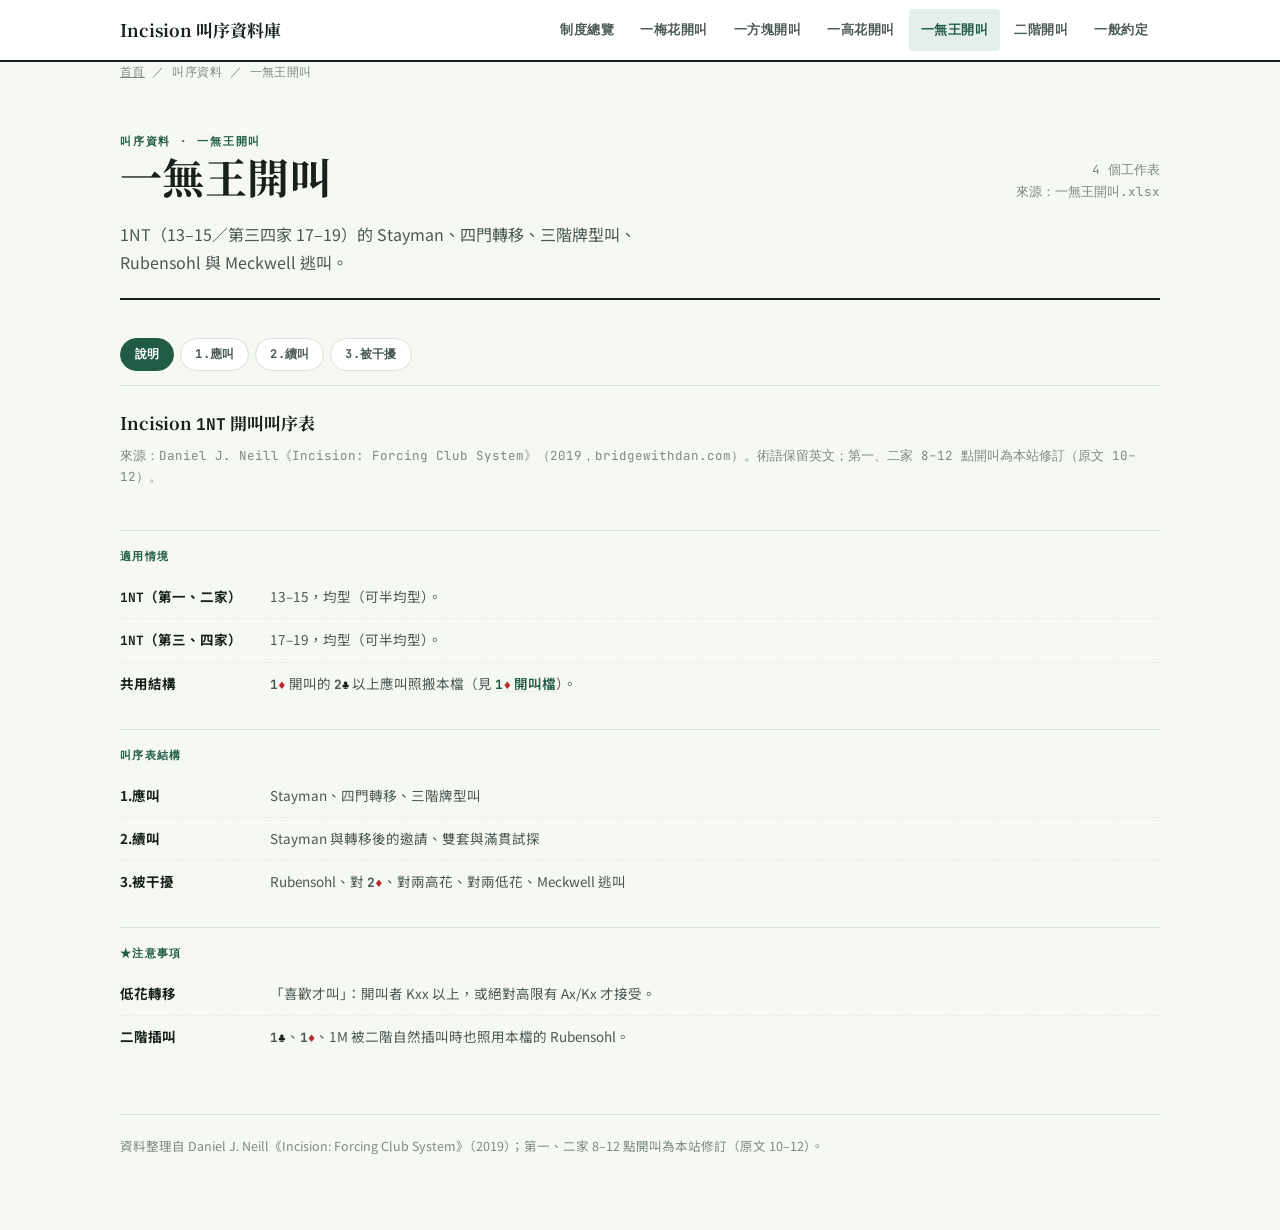
<file: 網站/叫序資料/一無王開叫.html>
<!doctype html>
<html lang="zh-Hant">
<head>
<meta charset="utf-8">
<meta name="viewport" content="width=device-width, initial-scale=1">
<title>一無王開叫 ｜ 叫序資料 ｜ Incision 叫序資料庫</title>
<meta name="description" content="一無王開叫 的完整叫序資料表">
<link rel="preconnect" href="https://fonts.googleapis.com">
<link rel="preconnect" href="https://fonts.gstatic.com" crossorigin>
<link rel="stylesheet" href="https://fonts.googleapis.com/css2?family=JetBrains+Mono:wght@500;700&family=Noto+Sans+TC:wght@400;500;700&family=Noto+Serif+TC:wght@600;700&display=swap">
<link rel="stylesheet" href="../assets/style.css">
</head>
<body>
<nav class="site-nav"><div class="nav-inner"><a class="nav-brand" href="../index.html">Incision 叫序資料庫</a><button class="nav-toggle" aria-label="開啟選單" type="button"><svg viewBox="0 0 24 24" fill="none" stroke="currentColor" stroke-width="2"><path d="M3 6h18M3 12h18M3 18h18"/></svg></button><ul class="nav-links" role="menubar"><li class="nav-item" role="none"><a class="nav-link" href="../叫序資料/制度總覽.html">制度總覽</a></li><li class="nav-item" role="none"><a class="nav-link" href="../叫序資料/一梅花開叫.html">一梅花開叫</a></li><li class="nav-item" role="none"><a class="nav-link" href="../叫序資料/一方塊開叫.html">一方塊開叫</a></li><li class="nav-item" role="none"><a class="nav-link" href="../叫序資料/一高花開叫.html">一高花開叫</a></li><li class="nav-item" role="none"><a class="nav-link is-active" href="../叫序資料/一無王開叫.html">一無王開叫</a></li><li class="nav-item" role="none"><a class="nav-link" href="../叫序資料/二階開叫.html">二階開叫</a></li><li class="nav-item" role="none"><a class="nav-link" href="../叫序資料/一般約定.html">一般約定</a></li></ul></div></nav>
<div class="wrap">

<div class="crumb"><a href="../index.html">首頁</a> ／ 叫序資料 ／ 一無王開叫</div>
<header class="page-head">
  <div class="mast">
    <div>
      <div class="eyebrow">叫序資料 · 一無王開叫</div>
      <h1>一無王開叫</h1>
    </div>
    <div class="mast-meta">4 個工作表<br>來源：一無王開叫.xlsx</div>
  </div>
  <p class="lede">1NT（13–15／第三四家 17–19）的 Stayman、四門轉移、三階牌型叫、Rubensohl 與 Meckwell 逃叫。</p>
</header>
<section><div class="sheet-tabs" data-sheet-tabs="#一無王開叫-panels"><button class="sheet-tab is-active" data-target="sheet-1">說明</button><button class="sheet-tab" data-target="sheet-2">1.應叫</button><button class="sheet-tab" data-target="sheet-3">2.續叫</button><button class="sheet-tab" data-target="sheet-4">3.被干擾</button></div><div id="一無王開叫-panels"><div class="sheet-panel is-active" id="sheet-1"><div class="lead-block"><div class="lead-title">Incision <span class="bid">1NT</span> 開叫叫序表</div><div class="lead-context">來源：Daniel J. Neill《Incision: Forcing Club System》（2019，bridgewithdan.com）。術語保留英文；第一、二家 8–12 點開叫為本站修訂（原文 10–12）。</div></div><table class="deftable"><tbody></tbody></table><div class="deftable-sub">適用情境</div><table class="deftable"><tbody><tr><td><span class="bid">1NT</span>（第一、二家）</td><td>13–15，均型（可半均型）。</td></tr><tr><td><span class="bid">1NT</span>（第三、四家）</td><td>17–19，均型（可半均型）。</td></tr><tr><td>共用結構</td><td><span class="bid">1<span class="s r">♦</span></span> 開叫的 <span class="bid">2<span class="s b">♣</span></span> 以上應叫照搬本檔（見 <a class="tool-link" href="一方塊開叫.html"><span class="bid">1<span class="s r">♦</span></span> 開叫檔</a>）。</td></tr></tbody></table><div class="deftable-sub">叫序表結構</div><table class="deftable"><tbody><tr><td>1.應叫</td><td>Stayman、四門轉移、三階牌型叫</td></tr><tr><td>2.續叫</td><td>Stayman 與轉移後的邀請、雙套與滿貫試探</td></tr><tr><td>3.被干擾</td><td>Rubensohl、對 <span class="bid">2<span class="s r">♦</span></span>、對兩高花、對兩低花、Meckwell 逃叫</td></tr></tbody></table><div class="deftable-sub">★注意事項</div><table class="deftable"><tbody><tr><td>低花轉移</td><td>「喜歡才叫」：開叫者 Kxx 以上，或絕對高限有 Ax/Kx 才接受。</td></tr><tr><td>二階插叫</td><td><span class="bid">1<span class="s b">♣</span></span>、<span class="bid">1<span class="s r">♦</span></span>、1M 被二階自然插叫時也照用本檔的 Rubensohl。</td></tr></tbody></table></div><div class="sheet-panel" id="sheet-2"><div class="lead-block"><div class="lead-title">對 <span class="bid">1NT</span> 開叫的應叫</div><div class="lead-context"><span class="bid">1NT</span> – ？</div></div><div class="table-scroll"><table class="bidtbl"><thead><tr><th>應叫者叫品</th><th>含義</th><th>後續</th></tr></thead><tbody><tr><td><span class="bid">2<span class="s b">♣</span></span></td><td>Stayman</td><td class="cell-muted">見表<a class="jump-link" data-sheet="sheet-3">2</a></td></tr><tr><td><span class="bid">2<span class="s r">♦</span></span></td><td>轉移紅心；開叫者有 4 張支持就超接受（4-3-3-3 除外）</td><td class="cell-muted">見表<a class="jump-link" data-sheet="sheet-3">2</a></td></tr><tr><td><span class="bid">2<span class="s r">♥</span></span></td><td>轉移黑桃；超接受條件同上</td><td class="cell-muted">見表<a class="jump-link" data-sheet="sheet-3">2</a></td></tr><tr><td><span class="bid">2<span class="s b">♠</span></span></td><td>轉移梅花，「喜歡才叫」：Kxx 以上，或絕對高限有 Ax/Kx 才接受</td><td class="cell-muted">見表<a class="jump-link" data-sheet="sheet-3">2</a></td></tr><tr><td><span class="bid">2NT</span></td><td>轉移方塊，接受條件同上</td><td class="cell-muted">見表<a class="jump-link" data-sheet="sheet-3">2</a></td></tr><tr><td><span class="bid">3<span class="s b">♣</span></span></td><td>GF，三套牌含 4–5 張<span class="s b">♣</span>；<span class="bid">3<span class="s r">♦</span></span> 問短門（low / mid / high）</td><td class="cell-muted">—</td></tr><tr><td><span class="bid">3<span class="s r">♦</span></span></td><td>GF，高花 3-1 或 1-3；<span class="bid">3<span class="s r">♥</span></span> 問短門（low / high）</td><td class="cell-muted">—</td></tr><tr><td><span class="bid">3<span class="s r">♥</span></span></td><td>GF，兩低花 5-5+；<span class="bid">3<span class="s b">♠</span></span> 問短門（low / high）</td><td class="cell-muted">—</td></tr><tr><td><span class="bid">3<span class="s b">♠</span></span></td><td>GF，三套牌，梅花短</td><td class="cell-muted">—</td></tr><tr><td><span class="bid">3NT</span></td><td>定約，傾向否認 4 張高花或 6 張低花</td><td class="cell-muted">—</td></tr><tr><td><span class="bid">4<span class="s b">♣</span></span></td><td>Gerber（回答 0 或 4 / 1 / 2 / 3）</td><td class="cell-muted">—</td></tr><tr><td><span class="bid">4<span class="s r">♦</span></span></td><td>Texas 轉移紅心</td><td class="cell-muted">—</td></tr><tr><td><span class="bid">4<span class="s r">♥</span></span></td><td>Texas 轉移黑桃</td><td class="cell-muted">—</td></tr><tr><td><span class="bid">4<span class="s b">♠</span></span></td><td>原文留白</td><td class="cell-muted">見<a class="tool-link" href="制度總覽.html">制度總覽檔</a></td></tr><tr><td><span class="bid">4NT</span></td><td>定量：接受時 5m ＝ 5 張低花、5M ＝ 對應低花 4 張、<span class="bid">5NT</span> ＝ 2 個 A</td><td class="cell-muted">—</td></tr><tr><td><span class="bid">5NT</span></td><td>選擇滿貫（6 或 7）</td><td class="cell-muted">—</td></tr></tbody></table></div></div><div class="sheet-panel" id="sheet-3"><div class="lead-block"><div class="lead-title"><span class="bid">1NT</span> 之後的續叫</div><div class="lead-context">Stayman、轉移之後</div></div><div class="table-scroll"><table class="bidtbl"><thead><tr><th>叫序</th><th>含義</th><th>備註</th></tr></thead><tbody><tr class="subhead"><td colspan="3">Stayman 之後</td></tr><tr><td><span class="bid">1NT</span>–<span class="bid">2<span class="s b">♣</span></span>–<span class="bid">2<span class="s r">♦</span></span>–2M</td><td>輕度邀請，5+ 張</td><td class="cell-muted"><span class="bid">2<span class="s r">♥</span></span> 之後叫 <span class="bid">2<span class="s b">♠</span></span> 也一樣</td></tr><tr><td><span class="bid">1NT</span>–<span class="bid">2<span class="s b">♣</span></span>–2M–3 另一高花</td><td>有短門的滿貫試探</td><td class="cell-muted">—</td></tr><tr><td><span class="bid">1NT</span>–<span class="bid">2<span class="s b">♣</span></span>–2M–<span class="bid">4<span class="s r">♦</span></span></td><td>均型定量加叫，有配合</td><td class="cell-muted">—</td></tr><tr><td><span class="bid">1NT</span>–<span class="bid">2<span class="s b">♣</span></span>–2M–<span class="bid">4<span class="s b">♣</span></span></td><td>關鍵張 Gerber（1430）</td><td class="cell-muted">—</td></tr><tr class="subhead"><td colspan="3">轉移紅心後示雙套</td></tr><tr class="ladder-parent" data-group="ladder-group-3-1"><td><button class="ladder-toggle" type="button" aria-expanded="false"><span class="tri">▸</span></button><span class="bid">1NT</span>–<span class="bid">2<span class="s r">♦</span></span>–<span class="bid">2<span class="s r">♥</span></span>–<span class="bid">2<span class="s b">♠</span></span></td><td>強制 <span class="bid">2NT</span></td><td class="cell-muted">以下為 <span class="bid">2NT</span> 之後</td></tr><tr class="ladder-child" data-group="ladder-group-3-1" hidden><td><span class="bid">3<span class="s b">♣</span></span> / <span class="bid">3<span class="s r">♦</span></span></td><td>該低花 5 張＋<span class="bid">5<span class="s r">♥</span></span>，邀請</td><td class="cell-muted">—</td></tr><tr class="ladder-child" data-group="ladder-group-3-1" hidden><td><span class="bid">3<span class="s r">♥</span></span></td><td><span class="bid">5<span class="s r">♥</span></span><span class="bid">5<span class="s b">♠</span></span>，邀請</td><td class="cell-muted">—</td></tr><tr class="ladder-child" data-group="ladder-group-3-1" hidden><td><span class="bid">3<span class="s b">♠</span></span></td><td><span class="bid">5<span class="s r">♥</span></span><span class="bid">5<span class="s b">♠</span></span>，GF</td><td class="cell-muted">—</td></tr><tr class="subhead"><td colspan="3">轉移黑桃後叫低花</td></tr><tr class="ladder-parent" data-group="ladder-group-3-2"><td><button class="ladder-toggle" type="button" aria-expanded="false"><span class="tri">▸</span></button><span class="bid">1NT</span>–<span class="bid">2<span class="s r">♥</span></span>–<span class="bid">2<span class="s b">♠</span></span>–<span class="bid">3<span class="s b">♣</span></span></td><td>黑桃＋梅花</td><td class="cell-muted">以下為開叫者回應</td></tr><tr class="ladder-child" data-group="ladder-group-3-2" hidden><td><span class="bid">3<span class="s b">♠</span></span></td><td>保證 3+ 支持；應叫者之後叫新花 ＝ 短門</td><td class="cell-muted">應叫者再叫 <span class="bid">3NT</span> ＝ 剛好 5-4-2-2</td></tr><tr class="ladder-child" data-group="ladder-group-3-2" hidden><td><span class="bid">3<span class="s r">♦</span></span> / <span class="bid">3<span class="s r">♥</span></span></td><td>集中力量，另一門止張可能較弱</td><td class="cell-muted">—</td></tr><tr class="subhead"><td colspan="3">轉移或 Stayman 之後的滿貫試探</td></tr><tr><td>3 另一高花</td><td>不均型滿貫試探，下一級問短門</td><td class="cell-muted">—</td></tr><tr><td><span class="bid">4<span class="s b">♣</span></span></td><td>轉移花色的關鍵張（1430）</td><td class="cell-muted">—</td></tr><tr><td><span class="bid">4<span class="s r">♦</span></span></td><td>帶 5+ 張高花的定量 <span class="bid">4NT</span></td><td class="cell-muted">—</td></tr><tr><td>4M</td><td>輕度滿貫試探</td><td class="cell-muted">—</td></tr><tr class="subhead"><td colspan="3">轉移到低花之後</td></tr><tr><td><span class="bid">4NT</span></td><td>5 張套的定量</td><td class="cell-muted">—</td></tr><tr><td>4m</td><td>6 張套、無短門的定量</td><td class="cell-muted">—</td></tr><tr><td>跳叫下一個花色</td><td>1430 關鍵張</td><td class="cell-muted">梅花用 <span class="bid">4<span class="s r">♦</span></span>、方塊用 <span class="bid">4<span class="s r">♥</span></span></td></tr><tr class="subhead"><td colspan="3">逼叫叫序中的跳叫（picture bid）</td></tr><tr><td>跳到成局</td><td>王牌好</td><td class="cell-muted">例：<span class="bid">1NT</span>–<span class="bid">2<span class="s r">♥</span></span>–<span class="bid">2<span class="s b">♠</span></span>–<span class="bid">3<span class="s b">♣</span></span>–<span class="bid">4<span class="s b">♠</span></span></td></tr><tr><td>跳到未叫花色</td><td>雙配合</td><td class="cell-muted">—</td></tr></tbody></table></div></div><div class="sheet-panel" id="sheet-4"><div class="lead-block"><div class="lead-title"><span class="bid">1NT</span> 被干擾</div><div class="lead-context"><span class="bid">1NT</span> –（干擾）– ？</div></div><div class="table-scroll"><table class="bidtbl"><thead><tr><th>干擾</th><th>叫品</th><th>含義</th></tr></thead><tbody><tr class="subhead"><td colspan="3"><span class="bid">1NT</span>–(2M)：Rubensohl（Transfer Lebensohl）</td></tr><tr><td>(2M)</td><td>2 階</td><td class="cell-muted">定約</td></tr><tr><td>(2M)</td><td><span class="bid">2NT</span></td><td class="cell-muted">接力到 <span class="bid">3<span class="s b">♣</span></span>（梅花，或帶方塊／另一高花的競爭牌）</td></tr><tr><td>(2M)</td><td><span class="bid">3<span class="s b">♣</span></span></td><td class="cell-muted">轉移方塊，邀請以上</td></tr><tr><td>(2M)</td><td><span class="bid">3<span class="s r">♦</span></span></td><td class="cell-muted">轉移另一高花，邀請以上</td></tr><tr><td>(2M)</td><td>3M</td><td class="cell-muted">有短門的 Stayman</td></tr><tr><td>(2M)</td><td>3 另一高花</td><td class="cell-muted">兩低花 GF</td></tr><tr><td>(2M)</td><td>X</td><td class="cell-muted">否定性</td></tr><tr class="subhead"><td colspan="3"><span class="bid">1NT</span>–(<span class="bid">2<span class="s r">♦</span></span> 自然)</td></tr><tr><td>(<span class="bid">2<span class="s r">♦</span></span>)</td><td>2 階</td><td class="cell-muted">定約</td></tr><tr><td>(<span class="bid">2<span class="s r">♦</span></span>)</td><td><span class="bid">2NT</span></td><td class="cell-muted">接力到 <span class="bid">3<span class="s b">♣</span></span>；之後 <span class="bid">3<span class="s r">♦</span></span> ＝ GF，5+<span class="s b">♣</span> 有 4 張高花；<span class="bid">3<span class="s r">♥</span></span>／<span class="bid">3<span class="s b">♠</span></span> ＝ GF，5+<span class="s b">♣</span>、5 張該高花</td></tr><tr><td>(<span class="bid">2<span class="s r">♦</span></span>)</td><td><span class="bid">3<span class="s b">♣</span></span></td><td class="cell-muted">方塊短的 GF Stayman</td></tr><tr><td>(<span class="bid">2<span class="s r">♦</span></span>)</td><td><span class="bid">3<span class="s r">♦</span></span> / <span class="bid">3<span class="s r">♥</span></span></td><td class="cell-muted">轉移，邀請以上</td></tr><tr><td>(<span class="bid">2<span class="s r">♦</span></span>)</td><td><span class="bid">3<span class="s b">♠</span></span></td><td class="cell-muted">GF，6+<span class="s b">♣</span>，無高花</td></tr><tr><td>(<span class="bid">2<span class="s r">♦</span></span>)</td><td>X</td><td class="cell-muted">否定性</td></tr><tr class="subhead"><td colspan="3"><span class="bid">1NT</span>–(<span class="bid">2<span class="s b">♣</span></span> 或 <span class="bid">2<span class="s r">♦</span></span> 兩高花：Landy／Cappelletti／Michaels)</td></tr><tr><td>(<span class="bid">2<span class="s b">♣</span></span>/<span class="bid">2<span class="s r">♦</span></span>)</td><td>Pass 再 X</td><td class="cell-muted">兩低花競爭</td></tr><tr><td>(<span class="bid">2<span class="s b">♣</span></span>/<span class="bid">2<span class="s r">♦</span></span>)</td><td>X</td><td class="cell-muted">懲罰導向；之後叫 3m 為自然 GF</td></tr><tr><td>(<span class="bid">2<span class="s b">♣</span></span>/<span class="bid">2<span class="s r">♦</span></span>)</td><td><span class="bid">2<span class="s r">♦</span></span></td><td class="cell-muted">5+<span class="s r">♦</span>，5–9</td></tr><tr><td>(<span class="bid">2<span class="s b">♣</span></span>/<span class="bid">2<span class="s r">♦</span></span>)</td><td><span class="bid">2<span class="s r">♥</span></span></td><td class="cell-muted">GF（或到 4m），紅心有止張，問黑桃止張</td></tr><tr><td>(<span class="bid">2<span class="s b">♣</span></span>/<span class="bid">2<span class="s r">♦</span></span>)</td><td><span class="bid">2<span class="s b">♠</span></span></td><td class="cell-muted">GF（或到 4m），黑桃有止張，問紅心止張</td></tr><tr><td>(<span class="bid">2<span class="s b">♣</span></span>/<span class="bid">2<span class="s r">♦</span></span>)</td><td><span class="bid">2NT</span></td><td class="cell-muted">轉移梅花，6+<span class="s b">♣</span>、5–9（<span class="bid">2<span class="s r">♦</span></span> 不能用時改為方塊）</td></tr><tr><td>(<span class="bid">2<span class="s b">♣</span></span>/<span class="bid">2<span class="s r">♦</span></span>)</td><td><span class="bid">3<span class="s b">♣</span></span> / <span class="bid">3<span class="s r">♦</span></span></td><td class="cell-muted">自然 GF</td></tr><tr><td>(<span class="bid">2<span class="s b">♣</span></span>/<span class="bid">2<span class="s r">♦</span></span>)</td><td><span class="bid">3<span class="s r">♥</span></span></td><td class="cell-muted">GF，5+<span class="s b">♣</span>、4+<span class="s r">♦</span></td></tr><tr><td>(<span class="bid">2<span class="s b">♣</span></span>/<span class="bid">2<span class="s r">♦</span></span>)</td><td><span class="bid">3<span class="s b">♠</span></span></td><td class="cell-muted">GF，5+<span class="s r">♦</span>、4+<span class="s b">♣</span></td></tr><tr class="subhead"><td colspan="3"><span class="bid">1NT</span>–(<span class="bid">2NT</span> 兩低花)</td></tr><tr><td>(<span class="bid">2NT</span>)</td><td>Pass 再 X</td><td class="cell-muted">兩高花競爭</td></tr><tr><td>(<span class="bid">2NT</span>)</td><td>X</td><td class="cell-muted">懲罰導向；之後叫 3M 為自然 GF</td></tr><tr><td>(<span class="bid">2NT</span>)</td><td><span class="bid">3<span class="s b">♣</span></span></td><td class="cell-muted">GF，5+<span class="s r">♥</span>、4+<span class="s b">♠</span></td></tr><tr><td>(<span class="bid">2NT</span>)</td><td><span class="bid">3<span class="s r">♦</span></span></td><td class="cell-muted">GF，5+<span class="s b">♠</span>、4+<span class="s r">♥</span></td></tr><tr><td>(<span class="bid">2NT</span>)</td><td><span class="bid">3<span class="s r">♥</span></span> / <span class="bid">3<span class="s b">♠</span></span></td><td class="cell-muted">建設性，不逼叫</td></tr><tr class="subhead"><td colspan="3"><span class="bid">1NT</span>–(X)：Meckwell 逃叫</td></tr><tr><td>(X)</td><td>Pass</td><td class="cell-muted">強制 XX：強牌，或要逃叫</td></tr><tr><td>(X)</td><td>XX</td><td class="cell-muted">強制 <span class="bid">2<span class="s b">♣</span></span>：低花單套，或兩高花</td></tr><tr><td>(X)</td><td><span class="bid">2<span class="s b">♣</span></span></td><td class="cell-muted"><span class="s b">♣</span>＋較高花色</td></tr><tr><td>(X)</td><td><span class="bid">2<span class="s r">♦</span></span></td><td class="cell-muted"><span class="s r">♦</span>＋高花</td></tr><tr><td>(X)</td><td><span class="bid">2<span class="s r">♥</span></span> / <span class="bid">2<span class="s b">♠</span></span></td><td class="cell-muted">自然簽停</td></tr></tbody></table></div></div></div></section><footer class="site-footer">資料整理自 Daniel J. Neill《Incision: Forcing Club System》（2019）；第一、二家 8–12 點開叫為本站修訂（原文 10–12）。</footer>
</div>
<script src="../assets/site.js"></script>
</body>
</html>
</file>
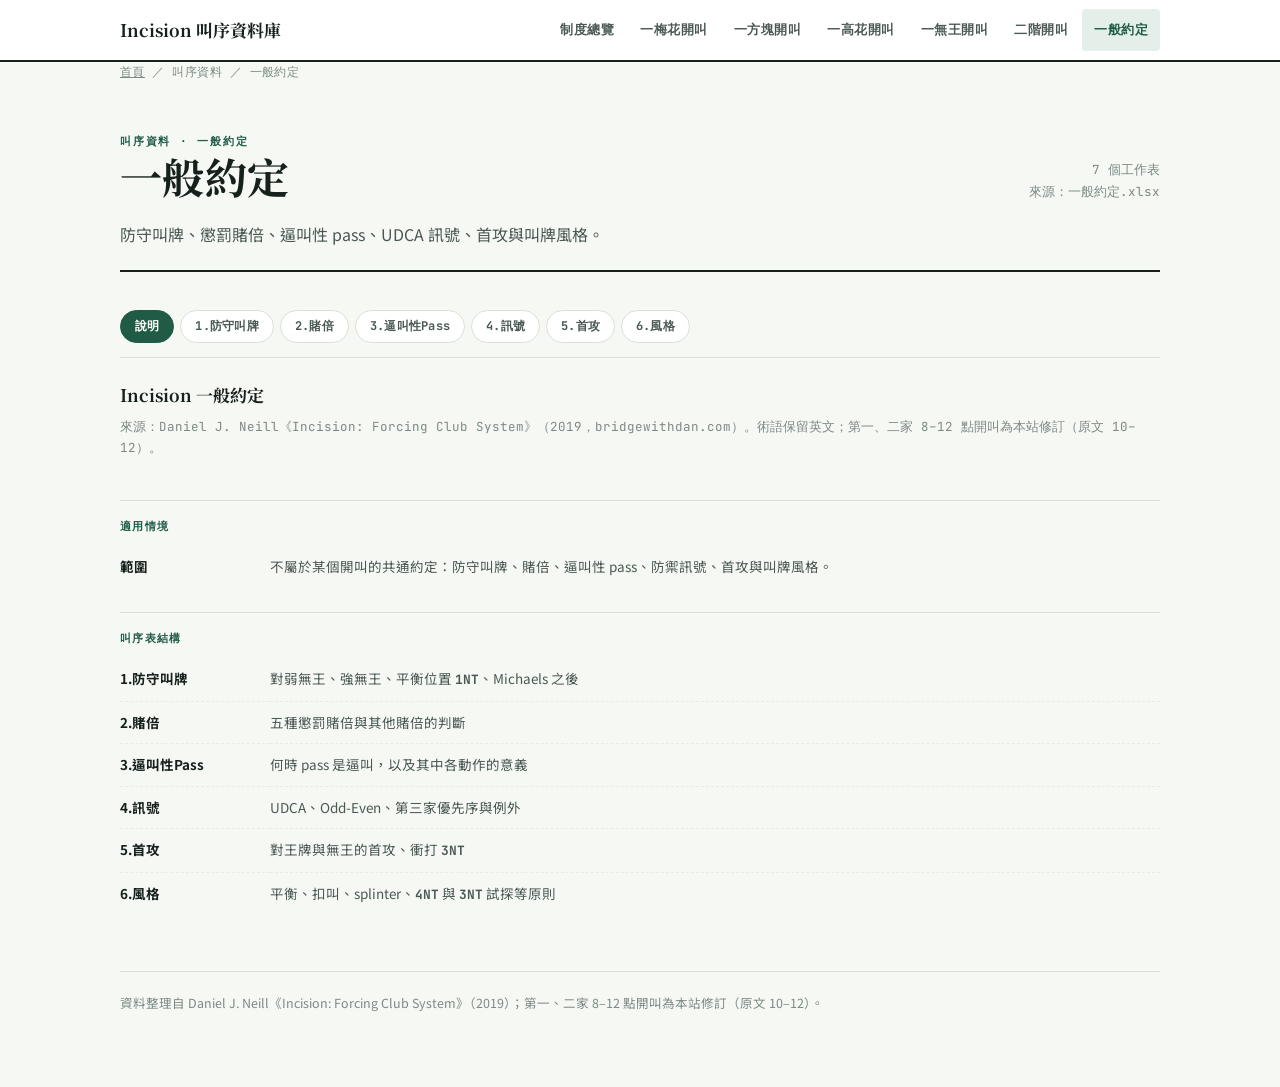
<file: 網站/叫序資料/一般約定.html>
<!doctype html>
<html lang="zh-Hant">
<head>
<meta charset="utf-8">
<meta name="viewport" content="width=device-width, initial-scale=1">
<title>一般約定 ｜ 叫序資料 ｜ Incision 叫序資料庫</title>
<meta name="description" content="一般約定 的完整叫序資料表">
<link rel="preconnect" href="https://fonts.googleapis.com">
<link rel="preconnect" href="https://fonts.gstatic.com" crossorigin>
<link rel="stylesheet" href="https://fonts.googleapis.com/css2?family=JetBrains+Mono:wght@500;700&family=Noto+Sans+TC:wght@400;500;700&family=Noto+Serif+TC:wght@600;700&display=swap">
<link rel="stylesheet" href="../assets/style.css">
</head>
<body>
<nav class="site-nav"><div class="nav-inner"><a class="nav-brand" href="../index.html">Incision 叫序資料庫</a><button class="nav-toggle" aria-label="開啟選單" type="button"><svg viewBox="0 0 24 24" fill="none" stroke="currentColor" stroke-width="2"><path d="M3 6h18M3 12h18M3 18h18"/></svg></button><ul class="nav-links" role="menubar"><li class="nav-item" role="none"><a class="nav-link" href="../叫序資料/制度總覽.html">制度總覽</a></li><li class="nav-item" role="none"><a class="nav-link" href="../叫序資料/一梅花開叫.html">一梅花開叫</a></li><li class="nav-item" role="none"><a class="nav-link" href="../叫序資料/一方塊開叫.html">一方塊開叫</a></li><li class="nav-item" role="none"><a class="nav-link" href="../叫序資料/一高花開叫.html">一高花開叫</a></li><li class="nav-item" role="none"><a class="nav-link" href="../叫序資料/一無王開叫.html">一無王開叫</a></li><li class="nav-item" role="none"><a class="nav-link" href="../叫序資料/二階開叫.html">二階開叫</a></li><li class="nav-item" role="none"><a class="nav-link is-active" href="../叫序資料/一般約定.html">一般約定</a></li></ul></div></nav>
<div class="wrap">

<div class="crumb"><a href="../index.html">首頁</a> ／ 叫序資料 ／ 一般約定</div>
<header class="page-head">
  <div class="mast">
    <div>
      <div class="eyebrow">叫序資料 · 一般約定</div>
      <h1>一般約定</h1>
    </div>
    <div class="mast-meta">7 個工作表<br>來源：一般約定.xlsx</div>
  </div>
  <p class="lede">防守叫牌、懲罰賭倍、逼叫性 pass、UDCA 訊號、首攻與叫牌風格。</p>
</header>
<section><div class="sheet-tabs" data-sheet-tabs="#一般約定-panels"><button class="sheet-tab is-active" data-target="sheet-1">說明</button><button class="sheet-tab" data-target="sheet-2">1.防守叫牌</button><button class="sheet-tab" data-target="sheet-3">2.賭倍</button><button class="sheet-tab" data-target="sheet-4">3.逼叫性Pass</button><button class="sheet-tab" data-target="sheet-5">4.訊號</button><button class="sheet-tab" data-target="sheet-6">5.首攻</button><button class="sheet-tab" data-target="sheet-7">6.風格</button></div><div id="一般約定-panels"><div class="sheet-panel is-active" id="sheet-1"><div class="lead-block"><div class="lead-title">Incision 一般約定</div><div class="lead-context">來源：Daniel J. Neill《Incision: Forcing Club System》（2019，bridgewithdan.com）。術語保留英文；第一、二家 8–12 點開叫為本站修訂（原文 10–12）。</div></div><table class="deftable"><tbody></tbody></table><div class="deftable-sub">適用情境</div><table class="deftable"><tbody><tr><td>範圍</td><td>不屬於某個開叫的共通約定：防守叫牌、賭倍、逼叫性 pass、防禦訊號、首攻與叫牌風格。</td></tr></tbody></table><div class="deftable-sub">叫序表結構</div><table class="deftable"><tbody><tr><td>1.防守叫牌</td><td>對弱無王、強無王、平衡位置 <span class="bid">1NT</span>、Michaels 之後</td></tr><tr><td>2.賭倍</td><td>五種懲罰賭倍與其他賭倍的判斷</td></tr><tr><td>3.逼叫性Pass</td><td>何時 pass 是逼叫，以及其中各動作的意義</td></tr><tr><td>4.訊號</td><td>UDCA、Odd-Even、第三家優先序與例外</td></tr><tr><td>5.首攻</td><td>對王牌與無王的首攻、衝打 <span class="bid">3NT</span></td></tr><tr><td>6.風格</td><td>平衡、扣叫、splinter、<span class="bid">4NT</span> 與 <span class="bid">3NT</span> 試探等原則</td></tr></tbody></table></div><div class="sheet-panel" id="sheet-2"><div class="lead-block"><div class="lead-title">防守叫牌與平衡</div><div class="lead-context">對方開叫無王，或我方 Michaels／平衡 <span class="bid">1NT</span> 之後</div></div><div class="table-scroll"><table class="bidtbl"><thead><tr><th>情境</th><th>叫品</th><th>含義</th></tr></thead><tbody><tr class="subhead"><td colspan="3">對弱無王：(<span class="bid">1NT</span>)–X–(P)–？</td></tr><tr><td>(<span class="bid">1NT</span>)–X–(P)</td><td>2 階</td><td class="cell-muted">自然簽停</td></tr><tr><td>(<span class="bid">1NT</span>)–X–(P)</td><td><span class="bid">2NT</span></td><td class="cell-muted">好的雙套牌</td></tr><tr><td>(<span class="bid">1NT</span>)–X–(P)</td><td>3 階</td><td class="cell-muted">邀請</td></tr><tr class="subhead"><td colspan="3">對弱無王：(<span class="bid">1NT</span>)–X–(<span class="bid">2<span class="s b">♣</span></span> 到 <span class="bid">2<span class="s b">♠</span></span>)–？</td></tr><tr><td>(<span class="bid">1NT</span>)–X–(2x)</td><td>X</td><td class="cell-muted">求救</td></tr><tr><td>(<span class="bid">1NT</span>)–X–(2x)</td><td>其他</td><td class="cell-muted">照我方 <span class="bid">1NT</span> 開叫的 Rubensohl（見 <a class="tool-link" href="一無王開叫.html"><span class="bid">1NT</span> 開叫檔</a>）</td></tr><tr class="subhead"><td colspan="3">對強無王</td></tr><tr><td>(<span class="bid">1NT</span>)–<span class="bid">2<span class="s r">♦</span></span>!–(P)–<span class="bid">2NT</span>!–(P)</td><td><span class="bid">3<span class="s b">♣</span></span></td><td class="cell-muted"><span class="bid">4<span class="s r">♥</span></span>、<span class="bid">5<span class="s r">♦</span></span></td></tr><tr><td>(<span class="bid">1NT</span>)–<span class="bid">2<span class="s r">♦</span></span>!–(P)–<span class="bid">2NT</span>!–(P)</td><td><span class="bid">3<span class="s r">♦</span></span></td><td class="cell-muted"><span class="bid">4<span class="s b">♠</span></span>、<span class="bid">5<span class="s r">♦</span></span></td></tr><tr><td>(<span class="bid">1NT</span>)–<span class="bid">2<span class="s r">♦</span></span>!–(P)–<span class="bid">2NT</span>!–(P)</td><td><span class="bid">3<span class="s r">♥</span></span> / <span class="bid">3<span class="s b">♠</span></span></td><td class="cell-muted">5+ 張，自然</td></tr><tr><td>(<span class="bid">1NT</span>)–<span class="bid">2<span class="s b">♣</span></span>!–(P)–<span class="bid">2<span class="s r">♦</span></span>!–(P)–2M–(P)–<span class="bid">2NT</span>!–(P)</td><td><span class="bid">3<span class="s b">♣</span></span></td><td class="cell-muted">5+<span class="s b">♣</span>、4 張該高花</td></tr><tr><td>(<span class="bid">1NT</span>)–<span class="bid">2<span class="s b">♣</span></span>!–(P)–<span class="bid">2<span class="s r">♦</span></span>!–(P)–2M–(P)–<span class="bid">2NT</span>!–(P)</td><td><span class="bid">3<span class="s r">♦</span></span></td><td class="cell-muted"><span class="bid">4<span class="s b">♣</span></span>、5+ 該高花</td></tr><tr><td>(<span class="bid">1NT</span>)–<span class="bid">2<span class="s b">♣</span></span>!–(P)–<span class="bid">2<span class="s r">♦</span></span>!–(P)–2M–(P)–<span class="bid">2NT</span>!–(P)</td><td><span class="bid">3<span class="s r">♥</span></span> / <span class="bid">3<span class="s b">♠</span></span></td><td class="cell-muted">5-5+</td></tr><tr class="subhead"><td colspan="3">平衡位置 <span class="bid">1NT</span> 之後</td></tr><tr><td>平衡 <span class="bid">1NT</span></td><td><span class="bid">2<span class="s b">♣</span></span></td><td class="cell-muted">Stayman：<span class="bid">2<span class="s r">♦</span></span> ＝ 低限 11–13 無 4 張高花；<span class="bid">2<span class="s r">♥</span></span>／<span class="bid">2<span class="s b">♠</span></span> ＝ 自然 11–13；<span class="bid">2NT</span> ＝ 14–16（<span class="bid">3<span class="s b">♣</span></span> ＝ 再 Stayman）</td></tr><tr><td>平衡 <span class="bid">1NT</span></td><td><span class="bid">2<span class="s r">♦</span></span> / <span class="bid">2<span class="s r">♥</span></span></td><td class="cell-muted">轉移（系統同 <span class="bid">1NT</span> 開叫）</td></tr><tr><td>平衡 <span class="bid">1NT</span></td><td><span class="bid">2<span class="s b">♠</span></span></td><td class="cell-muted">低花 Stayman</td></tr><tr><td>平衡 <span class="bid">1NT</span></td><td><span class="bid">2NT</span></td><td class="cell-muted">邀請</td></tr><tr><td>平衡 <span class="bid">1NT</span></td><td>3 階</td><td class="cell-muted">自然邀請</td></tr><tr class="subhead"><td colspan="3">Michaels 之後</td></tr><tr><td>(1m)–2m–(P)</td><td><span class="bid">2NT</span></td><td class="cell-muted">紅心，邀請以上</td></tr><tr><td>(1m)–2m–(P)</td><td>3m</td><td class="cell-muted">黑桃，邀請以上</td></tr><tr><td>(1M)–2M–(P)</td><td><span class="bid">2NT</span></td><td class="cell-muted">低花，邀請以上</td></tr><tr><td>(1M)–2M–(P)</td><td><span class="bid">3<span class="s b">♣</span></span></td><td class="cell-muted">Pass 或改正</td></tr><tr><td>(1M)–2M–(P)</td><td><span class="bid">3<span class="s r">♦</span></span></td><td class="cell-muted">高花，邀請以上</td></tr><tr><td>(1M)–2M–(P)</td><td>3 另一高花</td><td class="cell-muted">定約</td></tr></tbody></table></div></div><div class="sheet-panel" id="sheet-3"><div class="lead-block"><div class="lead-title">賭倍</div><div class="lead-context">未討論的賭倍一律為求救：有足夠點力在該階競爭，但沒有牌型</div></div><div class="table-scroll"><table class="bidtbl"><thead><tr><th>情境</th><th>例子</th><th>賭倍性質</th></tr></thead><tbody><tr class="subhead"><td colspan="3">五種懲罰賭倍</td></tr><tr><td>對手插叫自然無王</td><td>1x–(<span class="bid">1NT</span>)–X</td><td class="cell-muted">懲罰</td></tr><tr><td>我方阻擊後對手插叫</td><td>阻擊–(新花)–X；(開叫)–阻擊–(任何)–X</td><td class="cell-muted">懲罰</td></tr><tr><td>Pass 是逼叫時</td><td>1x–P–2y（2/1 GF）–2z–X</td><td class="cell-muted">懲罰</td></tr><tr><td>我方平衡後對手又叫</td><td><span class="bid">1<span class="s r">♥</span></span>–P–<span class="bid">2<span class="s r">♥</span></span>–P–P–<span class="bid">3<span class="s b">♣</span></span>–P–P–<span class="bid">3<span class="s r">♥</span></span>–X</td><td class="cell-muted">懲罰</td></tr><tr><td>我方憑實力叫到成局、對手犧牲</td><td>1M–P–<span class="bid">2NT</span>（逼叫加叫）–P–4M–5m–X</td><td class="cell-muted">懲罰（pass 也是逼叫）</td></tr><tr class="subhead"><td colspan="3">其他賭倍</td></tr><tr><td>有配合、pass 不逼叫</td><td>—</td><td class="cell-muted">成局試探（有額外）</td></tr><tr><td>沒配合、pass 不逼叫</td><td>—</td><td class="cell-muted">Cards：均型、點力足以在該階競爭</td></tr><tr><td>自己第一次叫，未曾 pass</td><td>—</td><td class="cell-muted">求救（其他花色）</td></tr><tr><td>自己第一次叫，對手插叫時已 pass</td><td>—</td><td class="cell-muted">懲罰原插叫</td></tr><tr><td>逼叫叫序中</td><td>—</td><td class="cell-muted">懲罰</td></tr><tr><td>不逼叫叫序中</td><td>—</td><td class="cell-muted">有額外（求救導向）</td></tr></tbody></table></div><div class="trap">＊其他另有定義的賭倍（Snapdragon、否定性、支持性、首攻指示等）依各自定義。</div></div><div class="sheet-panel" id="sheet-4"><div class="lead-block"><div class="lead-title">逼叫性 pass</div><div class="lead-context">Pass 是逼叫時：要嘛我方打，要嘛對方被賭倍打</div></div><div class="table-scroll"><table class="bidtbl"><thead><tr><th>情境</th><th>說明</th><th>例子</th></tr></thead><tbody><tr class="subhead"><td colspan="3">何時 pass 是逼叫</td></tr><tr><td>GF 叫序中</td><td>—</td><td class="cell-muted"><span class="bid">1<span class="s r">♦</span></span>–P–<span class="bid">2<span class="s b">♣</span></span>!–<span class="bid">2<span class="s r">♦</span></span>；<span class="bid">1<span class="s b">♠</span></span>–P–<span class="bid">2NT</span>!–<span class="bid">3<span class="s r">♥</span></span></td></tr><tr><td>邀請已被接受</td><td>—</td><td class="cell-muted"><span class="bid">1<span class="s r">♥</span></span>–P–<span class="bid">3<span class="s b">♣</span></span>–P–<span class="bid">4<span class="s r">♥</span></span>–<span class="bid">4<span class="s b">♠</span></span></td></tr><tr><td>強制到某階但尚未到達</td><td>—</td><td class="cell-muted">P–P–<span class="bid">1<span class="s r">♥</span></span>–P–<span class="bid">2<span class="s b">♣</span></span>!–<span class="bid">2<span class="s r">♦</span></span></td></tr><tr><td>對手阻擊後我方有強力叫序</td><td>必須包含我方的扣叫</td><td class="cell-muted"><span class="bid">2<span class="s r">♥</span></span>–<span class="bid">2<span class="s b">♠</span></span>–<span class="bid">3<span class="s r">♥</span></span>–<span class="bid">4<span class="s r">♥</span></span>–P–<span class="bid">4<span class="s b">♠</span></span>–<span class="bid">5<span class="s r">♥</span></span></td></tr><tr><td>第三家阻擊、其同伴叫到成局</td><td>我方在中間有動作</td><td class="cell-muted">P–P–<span class="bid">3<span class="s b">♣</span></span>–X–<span class="bid">5<span class="s b">♣</span></span></td></tr><tr><td>競爭中我方在 4 階叫新花</td><td>—</td><td class="cell-muted"><span class="bid">1<span class="s r">♥</span></span>–<span class="bid">2<span class="s b">♠</span></span>–<span class="bid">3<span class="s r">♥</span></span>–<span class="bid">3<span class="s b">♠</span></span>–<span class="bid">4<span class="s b">♣</span></span>–<span class="bid">4<span class="s b">♠</span></span></td></tr><tr class="subhead"><td colspan="3">逼叫性 pass 中各動作的意義</td></tr><tr><td>直接賭倍</td><td>傾向懲罰</td><td class="cell-muted">—</td></tr><tr><td>再叫一個</td><td>牌型上有額外</td><td class="cell-muted">—</td></tr><tr><td>Pass 後再拉開同伴的賭倍</td><td>滿貫試探，最強的動作</td><td class="cell-muted">—</td></tr><tr><td>無望的牌</td><td>必須賭倍，警告同伴不要再叫</td><td class="cell-muted">—</td></tr><tr><td>高階的逼叫性 pass</td><td>表示不確定</td><td class="cell-muted">—</td></tr><tr><td>被干擾、尚未到成局</td><td>退回被強制的階數是最弱的動作</td><td class="cell-muted">—</td></tr></tbody></table></div></div><div class="sheet-panel" id="sheet-5"><div class="lead-block"><div class="lead-title">防禦訊號</div><div class="lead-context">UDCA：低張鼓勵、低張表示偶數；第一次墊牌用 Odd-Even</div></div><div class="table-scroll"><table class="bidtbl"><thead><tr><th>情境</th><th>約定</th><th>備註</th></tr></thead><tbody><tr class="subhead"><td colspan="3">第三家的優先序</td></tr><tr><td>Attitude</td><td>第一次墊牌（Odd-Even）；第一次跟牌（非第三家出大的局面）</td><td class="cell-muted">優先序 1</td></tr><tr><td>Count</td><td>其他所有時候</td><td class="cell-muted">優先序 2</td></tr><tr><td>Suit preference</td><td>第一次墊牌（Odd-Even）、之後的墊牌、同伴首攻 K、同伴已知贏得該墩、count 已知或不重要</td><td class="cell-muted">優先序 3</td></tr><tr class="subhead"><td colspan="3">一般約定</td></tr><tr><td>Remainder count</td><td>該花色出過牌後，第一張為剩餘 count，之後為 suit preference</td><td class="cell-muted">標準</td></tr><tr><td>首攻後</td><td>一般給 attitude；不鼓勵表示能處理明顯的轉攻花色</td><td class="cell-muted">—</td></tr><tr><td>Suit preference</td><td>低張 ＝ 較低花色，高張 ＝ 較高花色</td><td class="cell-muted">標準</td></tr><tr class="subhead"><td colspan="3">第一優先的例外：改給 count</td></tr><tr><td>夥家用 Q 以下贏得</td><td>改給 count</td><td class="cell-muted">含等值牌，如含 Q 的 K</td></tr><tr><td>同伴可能從 KQ 首攻、夥家 Jxx 以上</td><td>改給 count</td><td class="cell-muted">含 AJx(x)</td></tr><tr><td>夥家 Kxx（或 Axx）對同伴的 Q 首攻放小</td><td>改給 count</td><td class="cell-muted">也常墊掉短的 10，以化解 A10／K10 雙張</td></tr><tr><td>同伴可能從 AKx(x) 首攻、夥家 Qxx 或 10 起 4 張以上</td><td>改給 count</td><td class="cell-muted">—</td></tr><tr class="subhead"><td colspan="3">第一優先的例外：改給 suit preference</td></tr><tr><td>首攻替夥家確立無法抵抗的贏張，且第三家至少 3 張</td><td>改給 suit preference</td><td class="cell-muted">如攻 A、夥家 Kx 或 KQx</td></tr><tr><td>同伴首攻我方已表示 5+ 張的花色</td><td>改給 suit preference</td><td class="cell-muted">—</td></tr><tr><td>對王牌定約、夥家該花色單張</td><td>改給 suit preference</td><td class="cell-muted">—</td></tr><tr><td>正向與負向訊號都可以時</td><td>偏向給正向（鼓勵）訊號</td><td class="cell-muted">尤其對無王</td></tr></tbody></table></div></div><div class="sheet-panel" id="sheet-6"><div class="lead-block"><div class="lead-title">首攻</div><div class="lead-context">大牌首攻標準；小牌第二大或第四大</div></div><div class="table-scroll"><table class="bidtbl"><thead><tr><th>情境</th><th>約定</th><th>備註</th></tr></thead><tbody><tr class="subhead"><td colspan="3">對王牌定約</td></tr><tr><td>大牌</td><td>標準</td><td class="cell-muted">—</td></tr><tr><td>小牌</td><td>第二大或第四大</td><td class="cell-muted">—</td></tr><tr><td>王牌</td><td>常攻</td><td class="cell-muted">—</td></tr><tr><td>短套</td><td>常攻單張，不太攻隨機雙張</td><td class="cell-muted">檢核表見頁尾</td></tr><tr><td>AK 何時攻 K</td><td>5 階以上；同伴阻擊的花色；自己阻擊的花色</td><td class="cell-muted">—</td></tr><tr><td>對高花成局</td><td>王牌 1 張或 4 張時偏向長套首攻</td><td class="cell-muted">—</td></tr><tr class="subhead"><td colspan="3">對無王定約</td></tr><tr><td>首攻 A</td><td>要求 count</td><td class="cell-muted">—</td></tr><tr><td>首攻 K</td><td>要求 attitude</td><td class="cell-muted">—</td></tr><tr><td>首攻 Q</td><td>要求 count</td><td class="cell-muted">—</td></tr><tr><td>小牌</td><td>第二大或第四大</td><td class="cell-muted">—</td></tr><tr class="subhead"><td colspan="3">其他</td></tr><tr><td>同伴叫過的花色</td><td>沒加叫過：小牌第二大（attitude）；主動加叫過：第四大（count）</td><td class="cell-muted">—</td></tr><tr><td>夥家有 Q</td><td>J 向夥家的 Q 首攻 ＝ 否認 K</td><td class="cell-muted">—</td></tr><tr><td>分拆大牌</td><td>首攻出大，第二、三家出小</td><td class="cell-muted">—</td></tr><tr><td>墊大牌</td><td>墊相連大牌中最大的一張</td><td class="cell-muted">—</td></tr><tr><td>慢速叫序</td><td>消極首攻</td><td class="cell-muted">—</td></tr><tr><td>未進攻明顯該攻的花色</td><td>表示防守方能處理夥家另一門的威脅</td><td class="cell-muted">—</td></tr><tr class="subhead"><td colspan="3">衝打 <span class="bid">3NT</span></td></tr><tr><td><span class="bid">1NT</span>–<span class="bid">3NT</span> 被衝打</td><td>攻較短、無大牌的高花</td><td class="cell-muted">—</td></tr><tr><td>Stayman 之後的 <span class="bid">3NT</span> 被衝打</td><td>無王方應 2M → 攻另一高花；應 <span class="bid">2<span class="s r">♦</span></span> → 攻較短的高花</td><td class="cell-muted">—</td></tr><tr><td>我方叫過花色後衝打 <span class="bid">3NT</span></td><td>攻我方（衝打者）的花色</td><td class="cell-muted">—</td></tr></tbody></table></div><div class="trap">＊原文「對王牌定約何時可能攻短套」有一份 8 項的 Y/N 檢核表，轉檔後看不出圈選結果，需回原 PDF 補。</div></div><div class="sheet-panel" id="sheet-7"><div class="lead-block"><div class="lead-title">叫牌風格</div><div class="lead-context">原文 General Style Notes 與 General System Notes</div></div><div class="table-scroll"><table class="bidtbl"><thead><tr><th>主題</th><th>原則</th><th>備註</th></tr></thead><tbody><tr class="subhead"><td colspan="3">平衡</td></tr><tr><td>不用賭倍平衡</td><td>通常表示兩套 5-5</td><td class="cell-muted">—</td></tr><tr><td>對方花色短</td><td>盡量用賭倍平衡，但小心王牌缺門與沒有防守贏張</td><td class="cell-muted">—</td></tr><tr><td>不必勉強平衡</td><td>對方花色有 xxx 或 Hx 的均型低限就 pass</td><td class="cell-muted">—</td></tr><tr><td>不要等同伴平衡</td><td>有叫品就叫，不要等著懲罰；不打算懲罰就不要 pass</td><td class="cell-muted">—</td></tr><tr class="subhead"><td colspan="3">逼叫與否（未討論的叫序）</td></tr><tr><td>一律逼叫</td><td>叫較高花色；賭倍後再叫花色（逼叫一輪）；跳叫新花</td><td class="cell-muted">—</td></tr><tr><td>例外（不逼叫）</td><td>2 階叫較低花色；有干擾時 3 階叫較低花色</td><td class="cell-muted">—</td></tr><tr class="subhead"><td colspan="3">扣叫</td></tr><tr><td>對手叫一門</td><td>扣叫問止張</td><td class="cell-muted">—</td></tr><tr><td>對手叫兩門且我方已有配合</td><td>扣叫表示該花色有東西</td><td class="cell-muted">—</td></tr><tr><td>支持同伴介入、兩門扣叫都可用</td><td>低扣 ＝ 限制性加叫 3 張；高扣 ＝ 限制性加叫 4 張；低扣跳叫 ＝ mixed raise</td><td class="cell-muted">—</td></tr><tr class="subhead"><td colspan="3">其他原則</td></tr><tr><td>應叫者直接 splinter</td><td>需要 4 張支持且副花色有控制，不符合就找別的叫品</td><td class="cell-muted">—</td></tr><tr><td>開叫者再叫</td><td>盡量是自然的限制性叫品；跳叫重叫需要額外長度與好套（對單張只輸 1 張）</td><td class="cell-muted">—</td></tr><tr><td>邀請叫序</td><td>不要帶著未表示的短門簽停</td><td class="cell-muted">—</td></tr><tr><td>不要推對方</td><td>不要把對方推到他們原本不會叫、不會做成的定約</td><td class="cell-muted">—</td></tr><tr><td>第三家輕開叫</td><td>只在有好處時輕開，而且要有首攻指示功能</td><td class="cell-muted">—</td></tr><tr><td>已 pass 的應叫者</td><td>跳叫或競叫中跳叫都保證配合（至少 5-4、邀請點力）；不配合就 pass 或否定性賭倍；避免跳叫無王</td><td class="cell-muted">—</td></tr><tr class="subhead"><td colspan="3"><span class="bid">4NT</span> 與 <span class="bid">3NT</span> 試探</td></tr><tr><td><span class="bid">4NT</span> 是定約</td><td>之前已有自然無王；對方叫 4m 且我方未找到配合</td><td class="cell-muted">—</td></tr><tr><td>對方最後叫 4M</td><td><span class="bid">4NT</span> ＝ 兩個定約選一；X ＝ 均型</td><td class="cell-muted">—</td></tr><tr><td><span class="bid">3NT</span> non-serious slam try</td><td>條件：沒人插叫、8+ 張高花配合、沒人叫過自然無王、最後一叫是 3M、同伴範圍超過 3 點</td><td class="cell-muted">—</td></tr></tbody></table></div></div></div></section><footer class="site-footer">資料整理自 Daniel J. Neill《Incision: Forcing Club System》（2019）；第一、二家 8–12 點開叫為本站修訂（原文 10–12）。</footer>
</div>
<script src="../assets/site.js"></script>
</body>
</html>
</file>
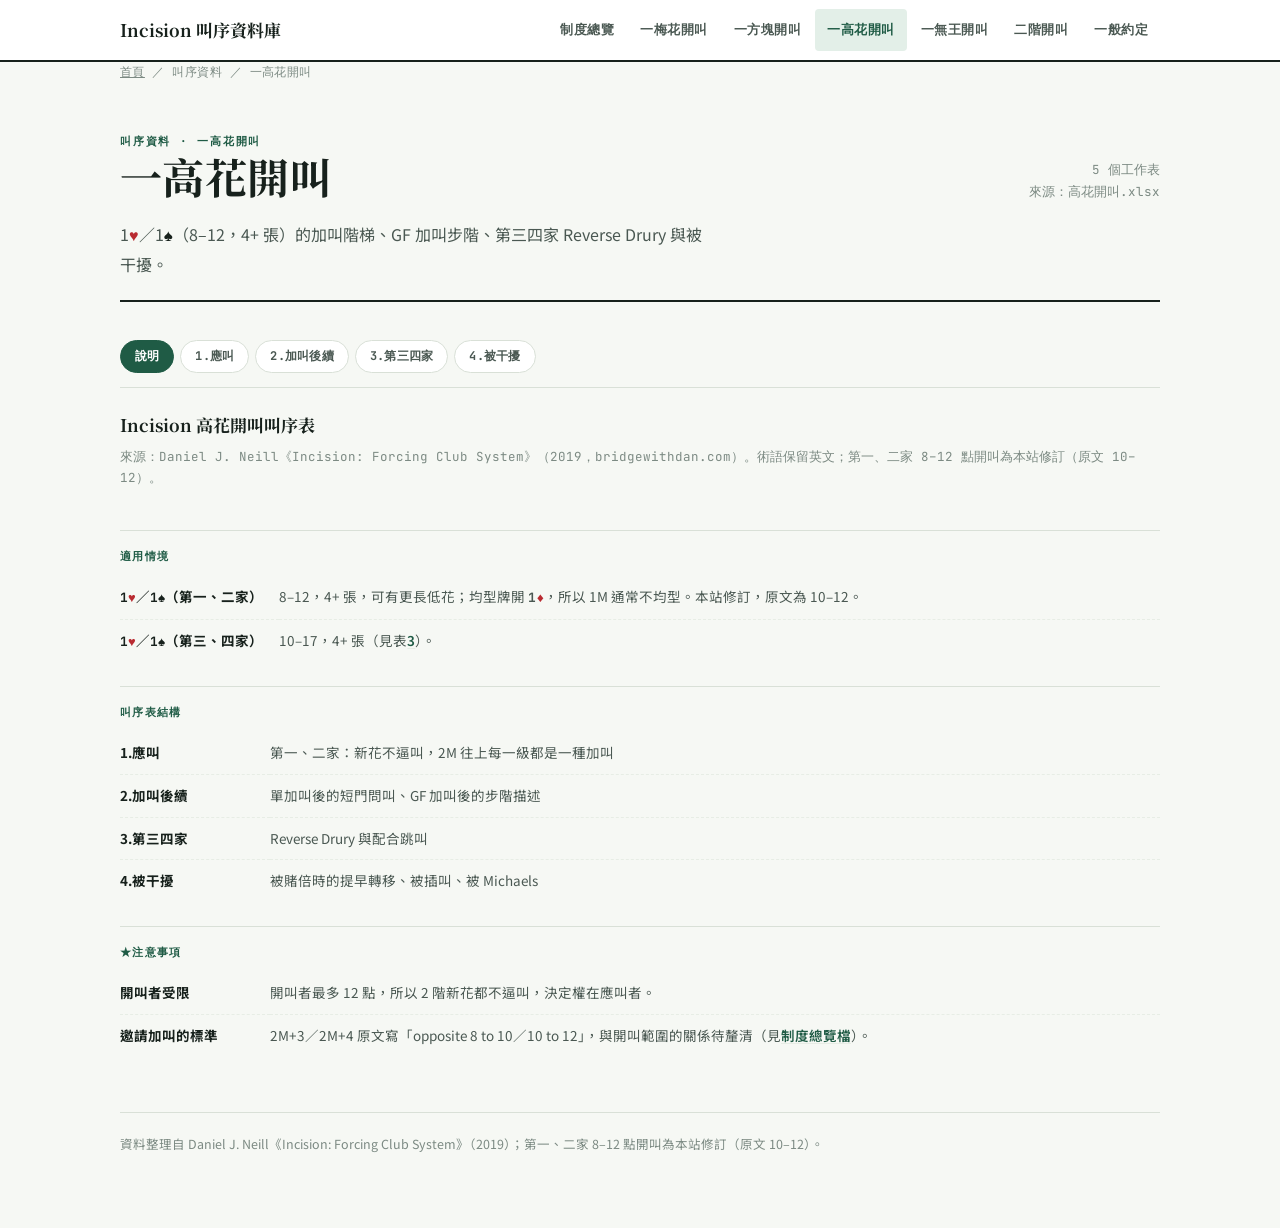
<file: 網站/叫序資料/一高花開叫.html>
<!doctype html>
<html lang="zh-Hant">
<head>
<meta charset="utf-8">
<meta name="viewport" content="width=device-width, initial-scale=1">
<title>一高花開叫 ｜ 叫序資料 ｜ Incision 叫序資料庫</title>
<meta name="description" content="一高花開叫 的完整叫序資料表">
<link rel="preconnect" href="https://fonts.googleapis.com">
<link rel="preconnect" href="https://fonts.gstatic.com" crossorigin>
<link rel="stylesheet" href="https://fonts.googleapis.com/css2?family=JetBrains+Mono:wght@500;700&family=Noto+Sans+TC:wght@400;500;700&family=Noto+Serif+TC:wght@600;700&display=swap">
<link rel="stylesheet" href="../assets/style.css">
</head>
<body>
<nav class="site-nav"><div class="nav-inner"><a class="nav-brand" href="../index.html">Incision 叫序資料庫</a><button class="nav-toggle" aria-label="開啟選單" type="button"><svg viewBox="0 0 24 24" fill="none" stroke="currentColor" stroke-width="2"><path d="M3 6h18M3 12h18M3 18h18"/></svg></button><ul class="nav-links" role="menubar"><li class="nav-item" role="none"><a class="nav-link" href="../叫序資料/制度總覽.html">制度總覽</a></li><li class="nav-item" role="none"><a class="nav-link" href="../叫序資料/一梅花開叫.html">一梅花開叫</a></li><li class="nav-item" role="none"><a class="nav-link" href="../叫序資料/一方塊開叫.html">一方塊開叫</a></li><li class="nav-item" role="none"><a class="nav-link is-active" href="../叫序資料/一高花開叫.html">一高花開叫</a></li><li class="nav-item" role="none"><a class="nav-link" href="../叫序資料/一無王開叫.html">一無王開叫</a></li><li class="nav-item" role="none"><a class="nav-link" href="../叫序資料/二階開叫.html">二階開叫</a></li><li class="nav-item" role="none"><a class="nav-link" href="../叫序資料/一般約定.html">一般約定</a></li></ul></div></nav>
<div class="wrap">

<div class="crumb"><a href="../index.html">首頁</a> ／ 叫序資料 ／ 一高花開叫</div>
<header class="page-head">
  <div class="mast">
    <div>
      <div class="eyebrow">叫序資料 · 一高花開叫</div>
      <h1>一高花開叫</h1>
    </div>
    <div class="mast-meta">5 個工作表<br>來源：高花開叫.xlsx</div>
  </div>
  <p class="lede">1<span class="s r">♥</span>／1<span class="s b">♠</span>（8–12，4+ 張）的加叫階梯、GF 加叫步階、第三四家 Reverse Drury 與被干擾。</p>
</header>
<section><div class="sheet-tabs" data-sheet-tabs="#一高花開叫-panels"><button class="sheet-tab is-active" data-target="sheet-1">說明</button><button class="sheet-tab" data-target="sheet-2">1.應叫</button><button class="sheet-tab" data-target="sheet-3">2.加叫後續</button><button class="sheet-tab" data-target="sheet-4">3.第三四家</button><button class="sheet-tab" data-target="sheet-5">4.被干擾</button></div><div id="一高花開叫-panels"><div class="sheet-panel is-active" id="sheet-1"><div class="lead-block"><div class="lead-title">Incision 高花開叫叫序表</div><div class="lead-context">來源：Daniel J. Neill《Incision: Forcing Club System》（2019，bridgewithdan.com）。術語保留英文；第一、二家 8–12 點開叫為本站修訂（原文 10–12）。</div></div><table class="deftable"><tbody></tbody></table><div class="deftable-sub">適用情境</div><table class="deftable"><tbody><tr><td><span class="bid">1<span class="s r">♥</span></span>／<span class="bid">1<span class="s b">♠</span></span>（第一、二家）</td><td>8–12，4+ 張，可有更長低花；均型牌開 <span class="bid">1<span class="s r">♦</span></span>，所以 1M 通常不均型。本站修訂，原文為 10–12。</td></tr><tr><td><span class="bid">1<span class="s r">♥</span></span>／<span class="bid">1<span class="s b">♠</span></span>（第三、四家）</td><td>10–17，4+ 張（見表<a class="jump-link" data-sheet="sheet-4">3</a>）。</td></tr></tbody></table><div class="deftable-sub">叫序表結構</div><table class="deftable"><tbody><tr><td>1.應叫</td><td>第一、二家：新花不逼叫，2M 往上每一級都是一種加叫</td></tr><tr><td>2.加叫後續</td><td>單加叫後的短門問叫、GF 加叫後的步階描述</td></tr><tr><td>3.第三四家</td><td>Reverse Drury 與配合跳叫</td></tr><tr><td>4.被干擾</td><td>被賭倍時的提早轉移、被插叫、被 Michaels</td></tr></tbody></table><div class="deftable-sub">★注意事項</div><table class="deftable"><tbody><tr><td>開叫者受限</td><td>開叫者最多 12 點，所以 2 階新花都不逼叫，決定權在應叫者。</td></tr><tr><td>邀請加叫的標準</td><td>2M+3／2M+4 原文寫「opposite 8 to 10／10 to 12」，與開叫範圍的關係待釐清（見<a class="tool-link" href="制度總覽.html">制度總覽檔</a>）。</td></tr></tbody></table></div><div class="sheet-panel" id="sheet-2"><div class="lead-block"><div class="lead-title">對 <span class="bid">1<span class="s r">♥</span></span>／<span class="bid">1<span class="s b">♠</span></span> 開叫的應叫（第一、二家）</div><div class="lead-context">1M – ？（1M ＝ 8–12，4+ 張）</div></div><div class="table-scroll"><table class="bidtbl"><thead><tr><th>應叫者叫品</th><th>含義</th><th>性質</th><th>後續</th></tr></thead><tbody><tr><td><span class="bid">1<span class="s b">♠</span></span>（<span class="bid">1<span class="s r">♥</span></span> 開叫時）</td><td>自然 4+<span class="s b">♠</span>，逼叫一輪</td><td>自然</td><td class="cell-muted">—</td></tr><tr><td><span class="bid">1NT</span></td><td>逼叫無王：強牌無配合但有好的副套、均型邀請／逼叫，或 3 張支持的邀請</td><td>逼叫</td><td class="cell-muted">開叫者再叫 <span class="bid">2NT</span> ＝ 高限、剛好 4 張高花＋6+ 低花</td></tr><tr><td><span class="bid">2<span class="s b">♣</span></span></td><td>4+<span class="s b">♣</span>，不逼叫</td><td>自然</td><td class="cell-muted">—</td></tr><tr><td><span class="bid">2<span class="s r">♦</span></span></td><td>5+<span class="s r">♦</span>，不逼叫</td><td>自然</td><td class="cell-muted">—</td></tr><tr><td><span class="bid">2<span class="s r">♥</span></span>（<span class="bid">1<span class="s b">♠</span></span> 開叫時）</td><td>6+<span class="s r">♥</span>，不逼叫</td><td>自然</td><td class="cell-muted">—</td></tr><tr><td>2M</td><td>單加叫，3–4 張，6–12</td><td>加叫</td><td class="cell-muted">見表<a class="jump-link" data-sheet="sheet-3">2</a></td></tr><tr><td>2M+1（<span class="bid">1<span class="s r">♥</span></span>–<span class="bid">2<span class="s b">♠</span></span>／<span class="bid">1<span class="s b">♠</span></span>–<span class="bid">2NT</span>）</td><td>GF 加叫</td><td>加叫</td><td class="cell-muted">見表<a class="jump-link" data-sheet="sheet-3">2</a></td></tr><tr><td>2M+2（<span class="bid">1<span class="s r">♥</span></span>–<span class="bid">2NT</span>／<span class="bid">1<span class="s b">♠</span></span>–<span class="bid">3<span class="s b">♣</span></span>）</td><td>問開叫者短門：low / mid / high</td><td>問叫</td><td class="cell-muted">例：Axxxx x AQJ xxxx 對同伴 <span class="bid">1<span class="s b">♠</span></span></td></tr><tr><td>2M+3（<span class="bid">1<span class="s r">♥</span></span>–<span class="bid">3<span class="s b">♣</span></span>／<span class="bid">1<span class="s b">♠</span></span>–<span class="bid">3<span class="s r">♦</span></span>）</td><td>邀請，多半均型（4 張支持 15+ 到 17-、5 張 14+ 到 16-）</td><td>邀請</td><td class="cell-muted">原文：opposite 8 to 10</td></tr><tr><td>2M+4（<span class="bid">1<span class="s r">♥</span></span>–<span class="bid">3<span class="s r">♦</span></span>／<span class="bid">1<span class="s b">♠</span></span>–<span class="bid">3<span class="s r">♥</span></span>）</td><td>邀請，多半均型（4 張支持 13+ 到 15-、5 張 12+ 到 14-）</td><td>邀請</td><td class="cell-muted">原文：opposite 10 to 12</td></tr><tr><td>3M</td><td>阻擊，4+ 支持（通常 5 張），0–11</td><td>阻擊</td><td class="cell-muted">—</td></tr><tr><td>3M+1（<span class="bid">1<span class="s r">♥</span></span>–<span class="bid">3<span class="s b">♠</span></span>／<span class="bid">1<span class="s b">♠</span></span>–<span class="bid">3NT</span>）</td><td>另一高花大 splinter，有滿貫興趣，其他花色都有第一或第二輪控制</td><td>滿貫試探</td><td class="cell-muted">—</td></tr><tr><td><span class="bid">4<span class="s b">♣</span></span> / <span class="bid">4<span class="s r">♦</span></span></td><td>低花大 splinter，條件同上</td><td>滿貫試探</td><td class="cell-muted">—</td></tr><tr><td>4M</td><td>4 張中等牌，或 5+ 張支持，無滿貫興趣</td><td>止叫</td><td class="cell-muted">—</td></tr><tr><td><span class="bid">4NT</span></td><td>傳統 Blackwood</td><td>問叫</td><td class="cell-muted">—</td></tr></tbody></table></div></div><div class="sheet-panel" id="sheet-3"><div class="lead-block"><div class="lead-title">加叫之後的續叫</div><div class="lead-context">1M – 2M／2M+1 – ？</div></div><div class="table-scroll"><table class="bidtbl"><thead><tr><th>叫品</th><th>含義</th><th>後續</th></tr></thead><tbody><tr class="subhead"><td colspan="3">1M–2M（單加叫）之後</td></tr><tr><td>下一級（<span class="bid">2<span class="s r">♥</span></span> 之後 <span class="bid">2<span class="s b">♠</span></span>、<span class="bid">2<span class="s b">♠</span></span> 之後 <span class="bid">2NT</span>）</td><td>開叫者高限且牌型有額外，問短門</td><td class="cell-muted">應叫者有短門且高限回答 low / mid / high，否則回 3M</td></tr><tr><td>新花</td><td>Help suit 成局試探（高限且牌型有額外）；<span class="bid">1<span class="s r">♥</span></span>–<span class="bid">2<span class="s r">♥</span></span>–<span class="bid">2NT</span> 為黑桃的 help suit</td><td class="cell-muted">—</td></tr><tr class="subhead"><td colspan="3">1M–2M+1（GF 加叫）之後，開叫者步階描述</td></tr><tr><td>第 1 級</td><td>所有低限牌</td><td class="cell-muted">下一級問短門：low / mid / high</td></tr><tr><td>第 2 級</td><td>4-4-4-1</td><td class="cell-muted">下一級問短門：low / mid / high</td></tr><tr><td>第 3 級</td><td>低花較長</td><td class="cell-muted">下一級問哪門低花（low / high），再下一級問短門（low / high）</td></tr><tr><td>第 4 級（3M）</td><td>王牌加長，有一門 4 張副套</td><td class="cell-muted">3M+1 問副套（low / mid / high）；3M+2 問短門</td></tr><tr><td><span class="bid">3NT</span></td><td>王牌 6+，沒有第二套</td><td class="cell-muted">下一級問短門：low / mid / high</td></tr><tr><td>3M 以上的新花</td><td>5-5+</td><td class="cell-muted">—</td></tr></tbody></table></div><div class="trap">＊原文範例：<span class="bid">1<span class="s r">♥</span></span>–<span class="bid">2<span class="s b">♠</span></span>–<span class="bid">3<span class="s r">♦</span></span>–<span class="bid">3<span class="s r">♥</span></span>–<span class="bid">3NT</span>–<span class="bid">4<span class="s b">♣</span></span>–<span class="bid">4<span class="s r">♥</span></span> ＝ 開叫者牌型 1-4-5(6)-3(2)。</div></div><div class="sheet-panel" id="sheet-4"><div class="lead-block"><div class="lead-title">對 <span class="bid">1<span class="s r">♥</span></span>／<span class="bid">1<span class="s b">♠</span></span> 開叫的應叫（第三、四家）</div><div class="lead-context">（P）– 1M – ？（1M ＝ 10–17，4+ 張）</div></div><div class="table-scroll"><table class="bidtbl"><thead><tr><th>應叫者叫品</th><th>含義</th><th>性質</th></tr></thead><tbody><tr><td><span class="bid">1<span class="s b">♠</span></span>（<span class="bid">1<span class="s r">♥</span></span> 開叫時）</td><td>4+<span class="s b">♠</span>，5–9，不逼叫</td><td class="cell-muted">自然</td></tr><tr><td><span class="bid">1NT</span></td><td>6–9（可能有 5+<span class="s b">♣</span>）</td><td class="cell-muted">自然</td></tr><tr><td><span class="bid">2<span class="s b">♣</span></span></td><td>Reverse Drury：4+ 支持，7–9，無短門、無強副套；開叫者叫新花 ＝ 自然成局試探</td><td class="cell-muted">加叫</td></tr><tr><td><span class="bid">2<span class="s r">♦</span></span></td><td>5+<span class="s r">♦</span>，7–9，無短門，不逼叫</td><td class="cell-muted">自然</td></tr><tr><td><span class="bid">2<span class="s r">♥</span></span>（<span class="bid">1<span class="s b">♠</span></span> 開叫時）</td><td>5+<span class="s r">♥</span>，7–9，無短門，不逼叫</td><td class="cell-muted">自然</td></tr><tr><td>2M</td><td>單加叫，3–4 張，5–7 支持點；開叫者只在有額外牌型（5-5 高限以上）時再叫</td><td class="cell-muted">加叫</td></tr><tr><td>2M+1（<span class="bid">1<span class="s r">♥</span></span>–<span class="bid">2<span class="s b">♠</span></span>／<span class="bid">1<span class="s b">♠</span></span>–<span class="bid">2NT</span>）</td><td>4+ 支持，5–7，不均型、無強副套；下一級問短門 low / mid / high</td><td class="cell-muted">加叫</td></tr><tr><td><span class="bid">2NT</span>（<span class="bid">1<span class="s r">♥</span></span> 開叫時）</td><td>配合跳叫：好的黑桃，6–9</td><td class="cell-muted">配合跳叫</td></tr><tr><td><span class="bid">3<span class="s b">♣</span></span> / <span class="bid">3<span class="s r">♦</span></span>、<span class="bid">1<span class="s b">♠</span></span>–<span class="bid">3<span class="s r">♥</span></span></td><td>配合跳叫：該花色好套，6–9</td><td class="cell-muted">配合跳叫</td></tr><tr><td>4M</td><td>6+ 支持</td><td class="cell-muted">止叫</td></tr></tbody></table></div></div><div class="sheet-panel" id="sheet-5"><div class="lead-block"><div class="lead-title"><span class="bid">1<span class="s r">♥</span></span>／<span class="bid">1<span class="s b">♠</span></span> 被干擾</div><div class="lead-context">1M –（干擾）– ？</div></div><div class="table-scroll"><table class="bidtbl"><thead><tr><th>干擾</th><th>叫品</th><th>含義</th></tr></thead><tbody><tr class="subhead"><td colspan="3"><span class="bid">1<span class="s r">♥</span></span>–(X)</td></tr><tr><td>(X)</td><td>Pass</td><td class="cell-muted">弱且沒有逃叫花色（開叫者只有 4 張、又無 6 張低花時應 XX）</td></tr><tr><td>(X)</td><td>XX</td><td class="cell-muted">14+，無紅心支持</td></tr><tr><td>(X)</td><td><span class="bid">1<span class="s b">♠</span></span></td><td class="cell-muted">5+<span class="s b">♠</span>，不逼叫</td></tr><tr><td>(X)</td><td><span class="bid">1NT</span></td><td class="cell-muted">轉移梅花：弱牌 6+<span class="s b">♣</span>，或建設性 5+<span class="s b">♣</span></td></tr><tr><td>(X)</td><td><span class="bid">2<span class="s b">♣</span></span></td><td class="cell-muted">轉移方塊：弱牌 6+<span class="s r">♦</span>，或建設性 5+<span class="s r">♦</span></td></tr><tr><td>(X)</td><td><span class="bid">2<span class="s r">♦</span></span></td><td class="cell-muted">好的加叫到 <span class="bid">2<span class="s r">♥</span></span>（約 8–13）</td></tr><tr><td>(X)</td><td><span class="bid">2<span class="s r">♥</span></span></td><td class="cell-muted">垃圾加叫</td></tr><tr><td>(X)</td><td><span class="bid">2<span class="s r">♥</span></span> 以上</td><td class="cell-muted">同無干擾</td></tr><tr class="subhead"><td colspan="3"><span class="bid">1<span class="s b">♠</span></span>–(X)</td></tr><tr><td>(X)</td><td>Pass</td><td class="cell-muted">弱且沒有逃叫花色（開叫者只有 4 張、又無 6 張低花時應 XX）</td></tr><tr><td>(X)</td><td>XX</td><td class="cell-muted">14+，無黑桃支持</td></tr><tr><td>(X)</td><td><span class="bid">1NT</span></td><td class="cell-muted">轉移梅花：弱牌 6+<span class="s b">♣</span>，或建設性 5+<span class="s b">♣</span></td></tr><tr><td>(X)</td><td><span class="bid">2<span class="s b">♣</span></span></td><td class="cell-muted">轉移方塊：弱牌 6+<span class="s r">♦</span>，或建設性 5+<span class="s r">♦</span></td></tr><tr><td>(X)</td><td><span class="bid">2<span class="s r">♦</span></span></td><td class="cell-muted">轉移紅心：弱牌 6+<span class="s r">♥</span>，或建設性 5+<span class="s r">♥</span></td></tr><tr><td>(X)</td><td><span class="bid">2<span class="s r">♥</span></span></td><td class="cell-muted">好的加叫到 <span class="bid">2<span class="s b">♠</span></span>（約 8–13）</td></tr><tr><td>(X)</td><td><span class="bid">2<span class="s b">♠</span></span></td><td class="cell-muted">垃圾加叫</td></tr><tr><td>(X)</td><td><span class="bid">2<span class="s b">♠</span></span> 以上</td><td class="cell-muted">同無干擾</td></tr><tr class="subhead"><td colspan="3"><span class="bid">1<span class="s r">♥</span></span>–(<span class="bid">1<span class="s b">♠</span></span>)</td></tr><tr><td>(<span class="bid">1<span class="s b">♠</span></span>)</td><td>Pass</td><td class="cell-muted">弱</td></tr><tr><td>(<span class="bid">1<span class="s b">♠</span></span>)</td><td>X</td><td class="cell-muted">否定性，之後新花逼叫</td></tr><tr><td>(<span class="bid">1<span class="s b">♠</span></span>)</td><td><span class="bid">1NT</span></td><td class="cell-muted">10–12 均型</td></tr><tr><td>(<span class="bid">1<span class="s b">♠</span></span>)</td><td><span class="bid">2<span class="s b">♣</span></span> / <span class="bid">2<span class="s r">♦</span></span></td><td class="cell-muted">5+ 張，不逼叫</td></tr><tr><td>(<span class="bid">1<span class="s b">♠</span></span>)</td><td><span class="bid">2<span class="s r">♥</span></span></td><td class="cell-muted">單加叫</td></tr><tr><td>(<span class="bid">1<span class="s b">♠</span></span>)</td><td><span class="bid">2<span class="s r">♥</span></span> 以上</td><td class="cell-muted">同無干擾</td></tr><tr class="subhead"><td colspan="3">1M–(<span class="bid">1NT</span>)</td></tr><tr><td>(<span class="bid">1NT</span>)</td><td>Pass</td><td class="cell-muted">弱</td></tr><tr><td>(<span class="bid">1NT</span>)</td><td>X</td><td class="cell-muted">懲罰</td></tr><tr><td>(<span class="bid">1NT</span>)</td><td><span class="bid">2<span class="s b">♣</span></span>–<span class="bid">2<span class="s b">♠</span></span></td><td class="cell-muted">自然，定約</td></tr><tr><td>(<span class="bid">1NT</span>)</td><td><span class="bid">2NT</span>–<span class="bid">3<span class="s r">♥</span></span></td><td class="cell-muted">建設性轉移，好牌、6+ 張（轉移到開叫高花只需 4+）</td></tr><tr class="subhead"><td colspan="3">1M–(二階自然插叫)</td></tr><tr><td>(2X)</td><td>全部</td><td class="cell-muted">同 <span class="bid">1NT</span> 被二階插叫（Rubensohl，見 <a class="tool-link" href="一無王開叫.html"><span class="bid">1NT</span> 開叫檔</a>）</td></tr><tr class="subhead"><td colspan="3">1M–(2M Michaels：另一高花＋低花)</td></tr><tr><td>(2M)</td><td><span class="bid">2NT</span> 起</td><td class="cell-muted">轉移</td></tr><tr><td>(2M)</td><td>另一高花最便宜叫品，或轉移到另一高花</td><td class="cell-muted">4+ 支持，14+（<span class="bid">1<span class="s r">♥</span></span>–(<span class="bid">2<span class="s r">♥</span></span>)–<span class="bid">2<span class="s b">♠</span></span> 或 <span class="bid">1<span class="s b">♠</span></span>–(<span class="bid">2<span class="s b">♠</span></span>)–<span class="bid">3<span class="s r">♦</span></span>）</td></tr><tr><td>(2M)</td><td>3M</td><td class="cell-muted">8–10</td></tr><tr><td>(2M)</td><td>轉移到開叫高花</td><td class="cell-muted">11–13</td></tr><tr class="subhead"><td colspan="3">1M–(<span class="bid">2NT</span> 兩低花)</td></tr><tr><td>(<span class="bid">2NT</span>)</td><td>Pass</td><td class="cell-muted">不到建設性；之後再 X ＝ 另一高花 4 張</td></tr><tr><td>(<span class="bid">2NT</span>)</td><td>X</td><td class="cell-muted">懲罰導向；之後叫另一高花 ＝ 爛的 5 張套</td></tr><tr><td>(<span class="bid">2NT</span>)</td><td><span class="bid">3<span class="s b">♣</span></span></td><td class="cell-muted">GF，有另一高花</td></tr><tr><td>(<span class="bid">2NT</span>)</td><td><span class="bid">3<span class="s r">♦</span></span></td><td class="cell-muted">限制性加叫或低限 GF</td></tr><tr><td>(<span class="bid">2NT</span>)</td><td><span class="bid">3<span class="s r">♥</span></span> / <span class="bid">3<span class="s b">♠</span></span></td><td class="cell-muted">競爭，不逼叫</td></tr><tr><td>(<span class="bid">2NT</span>)</td><td><span class="bid">3NT</span></td><td class="cell-muted">有滿貫興趣的加叫，或非低限 GF</td></tr><tr class="subhead"><td colspan="3">1M–(三階以上)</td></tr><tr><td>(3X+)</td><td>Pass</td><td class="cell-muted">弱</td></tr><tr><td>(3X+)</td><td>X</td><td class="cell-muted">否定性</td></tr><tr><td>(3X+)</td><td>3M</td><td class="cell-muted">競爭，輕度邀請</td></tr><tr><td>(3X+)</td><td>其他</td><td class="cell-muted">自然 GF</td></tr></tbody></table></div></div></div></section><footer class="site-footer">資料整理自 Daniel J. Neill《Incision: Forcing Club System》（2019）；第一、二家 8–12 點開叫為本站修訂（原文 10–12）。</footer>
</div>
<script src="../assets/site.js"></script>
</body>
</html>
</file>
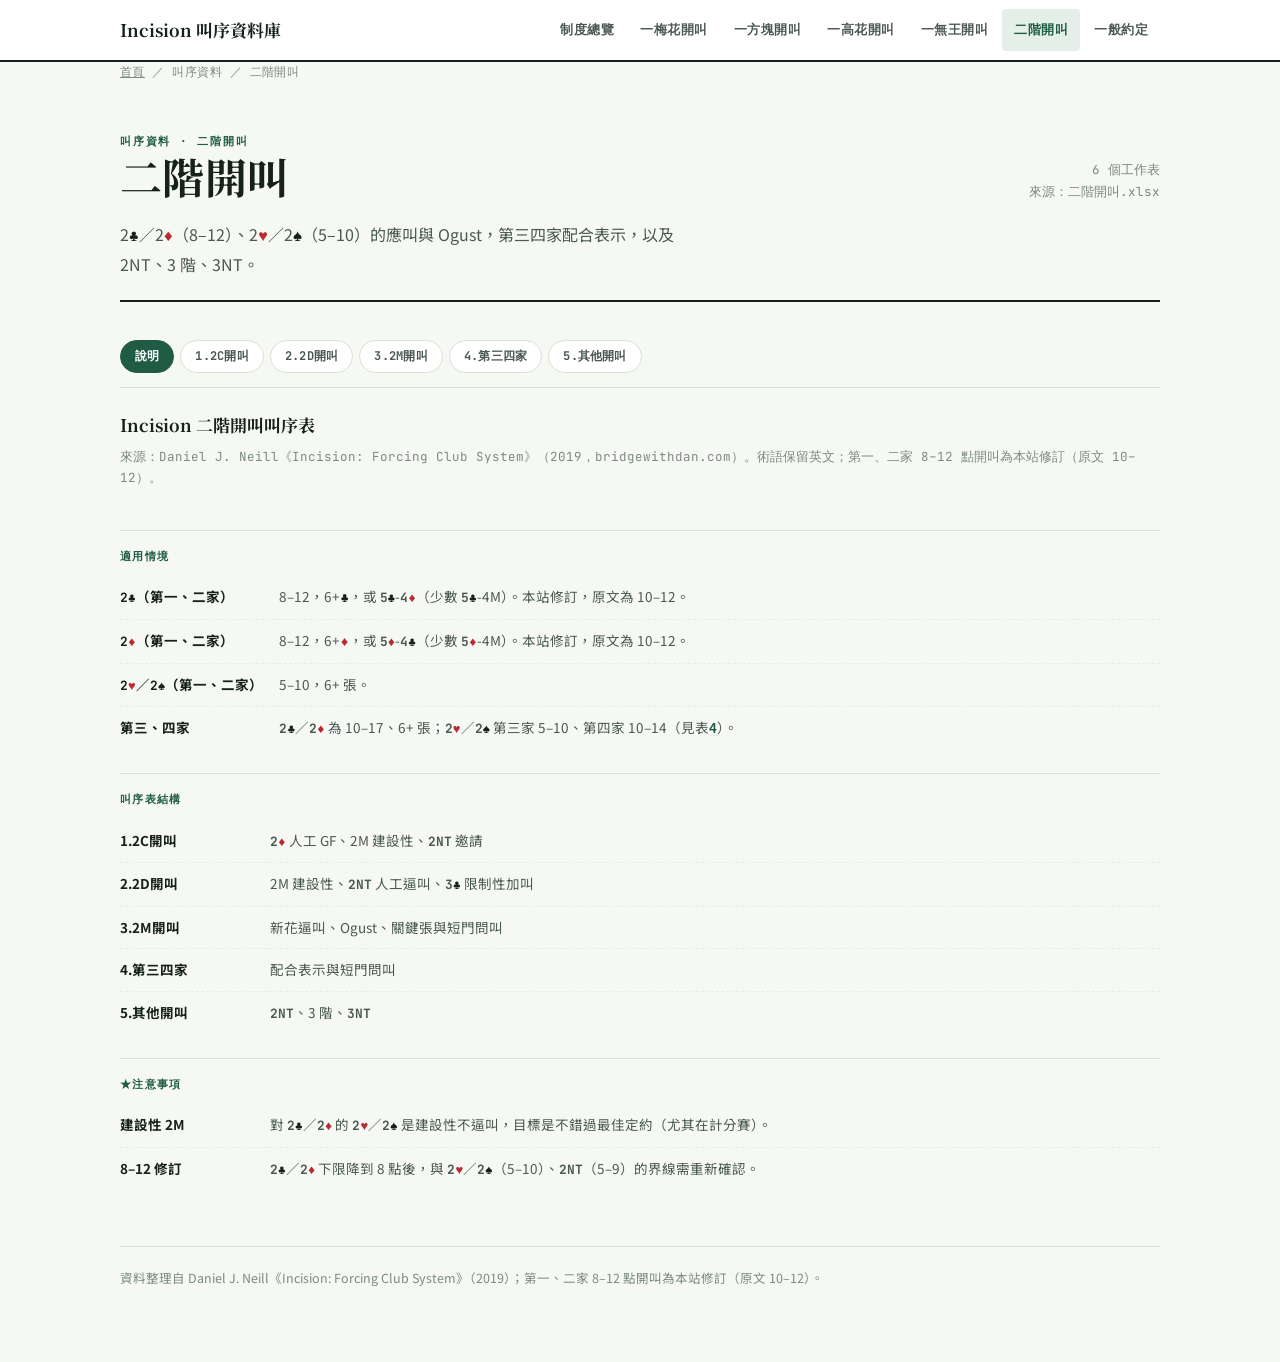
<file: 網站/叫序資料/二階開叫.html>
<!doctype html>
<html lang="zh-Hant">
<head>
<meta charset="utf-8">
<meta name="viewport" content="width=device-width, initial-scale=1">
<title>二階開叫 ｜ 叫序資料 ｜ Incision 叫序資料庫</title>
<meta name="description" content="二階開叫 的完整叫序資料表">
<link rel="preconnect" href="https://fonts.googleapis.com">
<link rel="preconnect" href="https://fonts.gstatic.com" crossorigin>
<link rel="stylesheet" href="https://fonts.googleapis.com/css2?family=JetBrains+Mono:wght@500;700&family=Noto+Sans+TC:wght@400;500;700&family=Noto+Serif+TC:wght@600;700&display=swap">
<link rel="stylesheet" href="../assets/style.css">
</head>
<body>
<nav class="site-nav"><div class="nav-inner"><a class="nav-brand" href="../index.html">Incision 叫序資料庫</a><button class="nav-toggle" aria-label="開啟選單" type="button"><svg viewBox="0 0 24 24" fill="none" stroke="currentColor" stroke-width="2"><path d="M3 6h18M3 12h18M3 18h18"/></svg></button><ul class="nav-links" role="menubar"><li class="nav-item" role="none"><a class="nav-link" href="../叫序資料/制度總覽.html">制度總覽</a></li><li class="nav-item" role="none"><a class="nav-link" href="../叫序資料/一梅花開叫.html">一梅花開叫</a></li><li class="nav-item" role="none"><a class="nav-link" href="../叫序資料/一方塊開叫.html">一方塊開叫</a></li><li class="nav-item" role="none"><a class="nav-link" href="../叫序資料/一高花開叫.html">一高花開叫</a></li><li class="nav-item" role="none"><a class="nav-link" href="../叫序資料/一無王開叫.html">一無王開叫</a></li><li class="nav-item" role="none"><a class="nav-link is-active" href="../叫序資料/二階開叫.html">二階開叫</a></li><li class="nav-item" role="none"><a class="nav-link" href="../叫序資料/一般約定.html">一般約定</a></li></ul></div></nav>
<div class="wrap">

<div class="crumb"><a href="../index.html">首頁</a> ／ 叫序資料 ／ 二階開叫</div>
<header class="page-head">
  <div class="mast">
    <div>
      <div class="eyebrow">叫序資料 · 二階開叫</div>
      <h1>二階開叫</h1>
    </div>
    <div class="mast-meta">6 個工作表<br>來源：二階開叫.xlsx</div>
  </div>
  <p class="lede">2<span class="s b">♣</span>／2<span class="s r">♦</span>（8–12）、2<span class="s r">♥</span>／2<span class="s b">♠</span>（5–10）的應叫與 Ogust，第三四家配合表示，以及 2NT、3 階、3NT。</p>
</header>
<section><div class="sheet-tabs" data-sheet-tabs="#二階開叫-panels"><button class="sheet-tab is-active" data-target="sheet-1">說明</button><button class="sheet-tab" data-target="sheet-2">1.2C開叫</button><button class="sheet-tab" data-target="sheet-3">2.2D開叫</button><button class="sheet-tab" data-target="sheet-4">3.2M開叫</button><button class="sheet-tab" data-target="sheet-5">4.第三四家</button><button class="sheet-tab" data-target="sheet-6">5.其他開叫</button></div><div id="二階開叫-panels"><div class="sheet-panel is-active" id="sheet-1"><div class="lead-block"><div class="lead-title">Incision 二階開叫叫序表</div><div class="lead-context">來源：Daniel J. Neill《Incision: Forcing Club System》（2019，bridgewithdan.com）。術語保留英文；第一、二家 8–12 點開叫為本站修訂（原文 10–12）。</div></div><table class="deftable"><tbody></tbody></table><div class="deftable-sub">適用情境</div><table class="deftable"><tbody><tr><td><span class="bid">2<span class="s b">♣</span></span>（第一、二家）</td><td>8–12，6+<span class="s b">♣</span>，或 <span class="bid">5<span class="s b">♣</span></span>-<span class="bid">4<span class="s r">♦</span></span>（少數 <span class="bid">5<span class="s b">♣</span></span>-4M）。本站修訂，原文為 10–12。</td></tr><tr><td><span class="bid">2<span class="s r">♦</span></span>（第一、二家）</td><td>8–12，6+<span class="s r">♦</span>，或 <span class="bid">5<span class="s r">♦</span></span>-<span class="bid">4<span class="s b">♣</span></span>（少數 <span class="bid">5<span class="s r">♦</span></span>-4M）。本站修訂，原文為 10–12。</td></tr><tr><td><span class="bid">2<span class="s r">♥</span></span>／<span class="bid">2<span class="s b">♠</span></span>（第一、二家）</td><td>5–10，6+ 張。</td></tr><tr><td>第三、四家</td><td><span class="bid">2<span class="s b">♣</span></span>／<span class="bid">2<span class="s r">♦</span></span> 為 10–17、6+ 張；<span class="bid">2<span class="s r">♥</span></span>／<span class="bid">2<span class="s b">♠</span></span> 第三家 5–10、第四家 10–14（見表<a class="jump-link" data-sheet="sheet-5">4</a>）。</td></tr></tbody></table><div class="deftable-sub">叫序表結構</div><table class="deftable"><tbody><tr><td>1.2C開叫</td><td><span class="bid">2<span class="s r">♦</span></span> 人工 GF、2M 建設性、<span class="bid">2NT</span> 邀請</td></tr><tr><td>2.2D開叫</td><td>2M 建設性、<span class="bid">2NT</span> 人工逼叫、<span class="bid">3<span class="s b">♣</span></span> 限制性加叫</td></tr><tr><td>3.2M開叫</td><td>新花逼叫、Ogust、關鍵張與短門問叫</td></tr><tr><td>4.第三四家</td><td>配合表示與短門問叫</td></tr><tr><td>5.其他開叫</td><td><span class="bid">2NT</span>、3 階、<span class="bid">3NT</span></td></tr></tbody></table><div class="deftable-sub">★注意事項</div><table class="deftable"><tbody><tr><td>建設性 2M</td><td>對 <span class="bid">2<span class="s b">♣</span></span>／<span class="bid">2<span class="s r">♦</span></span> 的 <span class="bid">2<span class="s r">♥</span></span>／<span class="bid">2<span class="s b">♠</span></span> 是建設性不逼叫，目標是不錯過最佳定約（尤其在計分賽）。</td></tr><tr><td>8–12 修訂</td><td><span class="bid">2<span class="s b">♣</span></span>／<span class="bid">2<span class="s r">♦</span></span> 下限降到 8 點後，與 <span class="bid">2<span class="s r">♥</span></span>／<span class="bid">2<span class="s b">♠</span></span>（5–10）、<span class="bid">2NT</span>（5–9）的界線需重新確認。</td></tr></tbody></table></div><div class="sheet-panel" id="sheet-2"><div class="lead-block"><div class="lead-title">對 <span class="bid">2<span class="s b">♣</span></span> 開叫的應叫（第一、二家）</div><div class="lead-context"><span class="bid">2<span class="s b">♣</span></span> – ？（<span class="bid">2<span class="s b">♣</span></span> ＝ 8–12，6+<span class="s b">♣</span> 或 <span class="bid">5<span class="s b">♣</span></span>-<span class="bid">4<span class="s r">♦</span></span>）</div></div><div class="table-scroll"><table class="bidtbl"><thead><tr><th>應叫者叫品</th><th>含義</th><th>後續</th></tr></thead><tbody><tr class="ladder-parent" data-group="ladder-group-2-1"><td><button class="ladder-toggle" type="button" aria-expanded="false"><span class="tri">▸</span></button><span class="bid">2<span class="s r">♦</span></span></td><td>人工 GF</td><td class="cell-muted">以下為開叫者回答；應叫者之後的再叫為自然</td></tr><tr class="ladder-child" data-group="ladder-group-2-1" hidden><td><span class="bid">2<span class="s r">♥</span></span> / <span class="bid">2<span class="s b">♠</span></span></td><td>高限，該高花短</td><td class="cell-muted">—</td></tr><tr class="ladder-child" data-group="ladder-group-2-1" hidden><td><span class="bid">2NT</span></td><td>高限，無 4+<span class="s r">♦</span>、無短門</td><td class="cell-muted">—</td></tr><tr class="ladder-child" data-group="ladder-group-2-1" hidden><td><span class="bid">3<span class="s b">♣</span></span></td><td>低限，6+<span class="s b">♣</span></td><td class="cell-muted">—</td></tr><tr class="ladder-child" data-group="ladder-group-2-1" hidden><td><span class="bid">3<span class="s r">♦</span></span></td><td>低限，4+<span class="s r">♦</span></td><td class="cell-muted">—</td></tr><tr class="ladder-child" data-group="ladder-group-2-1" hidden><td><span class="bid">3<span class="s r">♥</span></span> / <span class="bid">3<span class="s b">♠</span></span></td><td>高限，4+<span class="s r">♦</span>，該高花短</td><td class="cell-muted">—</td></tr><tr class="ladder-parent" data-group="ladder-group-2-2"><td><button class="ladder-toggle" type="button" aria-expanded="false"><span class="tri">▸</span></button><span class="bid">2<span class="s r">♥</span></span></td><td>建設性，不逼叫</td><td class="cell-muted">開叫者低限可 pass，或：</td></tr><tr class="ladder-child" data-group="ladder-group-2-2" hidden><td><span class="bid">2<span class="s b">♠</span></span></td><td>高限，有配合且有特徵</td><td class="cell-muted">—</td></tr><tr class="ladder-child" data-group="ladder-group-2-2" hidden><td><span class="bid">2NT</span></td><td>高限，無配合</td><td class="cell-muted">—</td></tr><tr class="ladder-child" data-group="ladder-group-2-2" hidden><td><span class="bid">3<span class="s b">♣</span></span></td><td>低限，無配合</td><td class="cell-muted">—</td></tr><tr class="ladder-child" data-group="ladder-group-2-2" hidden><td><span class="bid">3<span class="s r">♦</span></span></td><td>高限，4+<span class="s r">♦</span>，至少容忍紅心</td><td class="cell-muted">—</td></tr><tr class="ladder-child" data-group="ladder-group-2-2" hidden><td><span class="bid">3<span class="s r">♥</span></span></td><td>非低限，Jx 以上</td><td class="cell-muted">—</td></tr><tr class="ladder-child" data-group="ladder-group-2-2" hidden><td><span class="bid">4<span class="s r">♥</span></span></td><td>高限、好配合、有副短門</td><td class="cell-muted">—</td></tr><tr class="ladder-parent" data-group="ladder-group-2-3"><td><button class="ladder-toggle" type="button" aria-expanded="false"><span class="tri">▸</span></button><span class="bid">2<span class="s b">♠</span></span></td><td>建設性，不逼叫</td><td class="cell-muted">開叫者低限可 pass，或：</td></tr><tr class="ladder-child" data-group="ladder-group-2-3" hidden><td><span class="bid">2NT</span></td><td>高限，無配合</td><td class="cell-muted">—</td></tr><tr class="ladder-child" data-group="ladder-group-2-3" hidden><td><span class="bid">3<span class="s b">♣</span></span></td><td>低限，無配合</td><td class="cell-muted">—</td></tr><tr class="ladder-child" data-group="ladder-group-2-3" hidden><td><span class="bid">3<span class="s r">♦</span></span></td><td>高限，4+<span class="s r">♦</span>，至少容忍黑桃</td><td class="cell-muted">—</td></tr><tr class="ladder-child" data-group="ladder-group-2-3" hidden><td><span class="bid">3<span class="s r">♥</span></span></td><td>高限，有配合且有特徵</td><td class="cell-muted">—</td></tr><tr class="ladder-child" data-group="ladder-group-2-3" hidden><td><span class="bid">3<span class="s b">♠</span></span></td><td>非低限，Jx 以上</td><td class="cell-muted">—</td></tr><tr class="ladder-child" data-group="ladder-group-2-3" hidden><td><span class="bid">4<span class="s b">♠</span></span></td><td>高限、好配合、有副短門</td><td class="cell-muted">—</td></tr><tr class="ladder-parent" data-group="ladder-group-2-4"><td><button class="ladder-toggle" type="button" aria-expanded="false"><span class="tri">▸</span></button><span class="bid">2NT</span></td><td>邀請，不逼叫</td><td class="cell-muted">開叫者回答：</td></tr><tr class="ladder-child" data-group="ladder-group-2-4" hidden><td>Pass / <span class="bid">3<span class="s b">♣</span></span></td><td>低限</td><td class="cell-muted">—</td></tr><tr class="ladder-child" data-group="ladder-group-2-4" hidden><td><span class="bid">3<span class="s r">♦</span></span></td><td>高限，4+<span class="s r">♦</span></td><td class="cell-muted">—</td></tr><tr class="ladder-child" data-group="ladder-group-2-4" hidden><td><span class="bid">3<span class="s r">♥</span></span> / <span class="bid">3<span class="s b">♠</span></span></td><td>高限，該高花短</td><td class="cell-muted">—</td></tr><tr class="ladder-child" data-group="ladder-group-2-4" hidden><td><span class="bid">3NT</span></td><td>高限</td><td class="cell-muted">—</td></tr><tr><td><span class="bid">3<span class="s b">♣</span></span></td><td>阻擊</td><td class="cell-muted">—</td></tr><tr><td><span class="bid">3<span class="s r">♦</span></span> / <span class="bid">3<span class="s r">♥</span></span> / <span class="bid">3<span class="s b">♠</span></span></td><td>Splinter 加叫</td><td class="cell-muted">—</td></tr><tr><td><span class="bid">3NT</span></td><td>定約</td><td class="cell-muted">—</td></tr><tr><td><span class="bid">4<span class="s b">♣</span></span></td><td>阻擊</td><td class="cell-muted">—</td></tr><tr><td><span class="bid">4<span class="s r">♦</span></span></td><td>關鍵張問叫（1430）</td><td class="cell-muted">—</td></tr><tr><td><span class="bid">4<span class="s r">♥</span></span> / <span class="bid">4<span class="s b">♠</span></span></td><td>定約</td><td class="cell-muted">—</td></tr></tbody></table></div></div><div class="sheet-panel" id="sheet-3"><div class="lead-block"><div class="lead-title">對 <span class="bid">2<span class="s r">♦</span></span> 開叫的應叫（第一、二家）</div><div class="lead-context"><span class="bid">2<span class="s r">♦</span></span> – ？（<span class="bid">2<span class="s r">♦</span></span> ＝ 8–12，6+<span class="s r">♦</span> 或 <span class="bid">5<span class="s r">♦</span></span>-<span class="bid">4<span class="s b">♣</span></span>）</div></div><div class="table-scroll"><table class="bidtbl"><thead><tr><th>應叫者叫品</th><th>含義</th><th>後續</th></tr></thead><tbody><tr class="ladder-parent" data-group="ladder-group-3-1"><td><button class="ladder-toggle" type="button" aria-expanded="false"><span class="tri">▸</span></button><span class="bid">2<span class="s r">♥</span></span></td><td>建設性，不逼叫</td><td class="cell-muted">開叫者低限可 pass，或：</td></tr><tr class="ladder-child" data-group="ladder-group-3-1" hidden><td><span class="bid">2<span class="s b">♠</span></span></td><td>高限，有特徵且容忍紅心</td><td class="cell-muted">—</td></tr><tr class="ladder-child" data-group="ladder-group-3-1" hidden><td><span class="bid">2NT</span></td><td>高限，無配合</td><td class="cell-muted">—</td></tr><tr class="ladder-child" data-group="ladder-group-3-1" hidden><td><span class="bid">3<span class="s b">♣</span></span></td><td>低限，4+<span class="s b">♣</span>，無配合</td><td class="cell-muted">—</td></tr><tr class="ladder-child" data-group="ladder-group-3-1" hidden><td><span class="bid">3<span class="s r">♦</span></span></td><td>低限，無配合</td><td class="cell-muted">—</td></tr><tr class="ladder-child" data-group="ladder-group-3-1" hidden><td><span class="bid">3<span class="s r">♥</span></span></td><td>非低限，Jx 以上</td><td class="cell-muted">—</td></tr><tr class="ladder-child" data-group="ladder-group-3-1" hidden><td><span class="bid">4<span class="s r">♥</span></span></td><td>高限、好配合、有副短門</td><td class="cell-muted">—</td></tr><tr class="ladder-parent" data-group="ladder-group-3-2"><td><button class="ladder-toggle" type="button" aria-expanded="false"><span class="tri">▸</span></button><span class="bid">2<span class="s b">♠</span></span></td><td>建設性，不逼叫</td><td class="cell-muted">開叫者低限可 pass，或：</td></tr><tr class="ladder-child" data-group="ladder-group-3-2" hidden><td><span class="bid">2NT</span></td><td>高限，無配合</td><td class="cell-muted">—</td></tr><tr class="ladder-child" data-group="ladder-group-3-2" hidden><td><span class="bid">3<span class="s b">♣</span></span></td><td>低限，4+<span class="s b">♣</span>，無配合</td><td class="cell-muted">—</td></tr><tr class="ladder-child" data-group="ladder-group-3-2" hidden><td><span class="bid">3<span class="s r">♦</span></span></td><td>低限，無配合</td><td class="cell-muted">—</td></tr><tr class="ladder-child" data-group="ladder-group-3-2" hidden><td><span class="bid">3<span class="s r">♥</span></span></td><td>高限，有特徵且容忍黑桃</td><td class="cell-muted">—</td></tr><tr class="ladder-child" data-group="ladder-group-3-2" hidden><td><span class="bid">3<span class="s b">♠</span></span></td><td>非低限，Jx 以上</td><td class="cell-muted">—</td></tr><tr class="ladder-child" data-group="ladder-group-3-2" hidden><td><span class="bid">4<span class="s b">♠</span></span></td><td>高限、好配合、有副短門</td><td class="cell-muted">—</td></tr><tr class="ladder-parent" data-group="ladder-group-3-3"><td><button class="ladder-toggle" type="button" aria-expanded="false"><span class="tri">▸</span></button><span class="bid">2NT</span></td><td>人工逼叫（幾乎 GF）；應叫者可 pass 低限回答，之後叫新花為 GF</td><td class="cell-muted">開叫者回答：</td></tr><tr class="ladder-child" data-group="ladder-group-3-3" hidden><td><span class="bid">3<span class="s b">♣</span></span></td><td>低限，低花 5+/4+（不是 5-5）</td><td class="cell-muted">—</td></tr><tr class="ladder-child" data-group="ladder-group-3-3" hidden><td><span class="bid">3<span class="s r">♦</span></span></td><td>低限，6+<span class="s r">♦</span></td><td class="cell-muted">—</td></tr><tr class="ladder-child" data-group="ladder-group-3-3" hidden><td><span class="bid">3<span class="s r">♥</span></span> / <span class="bid">3<span class="s b">♠</span></span></td><td>高限，該高花短</td><td class="cell-muted">—</td></tr><tr class="ladder-child" data-group="ladder-group-3-3" hidden><td><span class="bid">3NT</span></td><td>高限，低花 5+/4+，或堅固方塊</td><td class="cell-muted">—</td></tr><tr class="ladder-parent" data-group="ladder-group-3-4"><td><button class="ladder-toggle" type="button" aria-expanded="false"><span class="tri">▸</span></button><span class="bid">3<span class="s b">♣</span></span></td><td>限制性加叫，約 11–14，3+<span class="s r">♦</span></td><td class="cell-muted">開叫者：</td></tr><tr class="ladder-child" data-group="ladder-group-3-4" hidden><td><span class="bid">3<span class="s r">♥</span></span> / <span class="bid">3<span class="s b">♠</span></span></td><td>高限，該高花有止張</td><td class="cell-muted">—</td></tr><tr><td><span class="bid">3<span class="s r">♦</span></span></td><td>阻擊</td><td class="cell-muted">—</td></tr><tr><td><span class="bid">3<span class="s r">♥</span></span> / <span class="bid">3<span class="s b">♠</span></span></td><td>自然逼叫</td><td class="cell-muted">—</td></tr><tr><td><span class="bid">3NT</span></td><td>定約</td><td class="cell-muted">—</td></tr><tr><td><span class="bid">4<span class="s b">♣</span></span></td><td>關鍵張 Blackwood（1430）</td><td class="cell-muted">—</td></tr><tr><td><span class="bid">4<span class="s r">♦</span></span></td><td>阻擊</td><td class="cell-muted">—</td></tr><tr><td><span class="bid">4<span class="s r">♥</span></span> / <span class="bid">4<span class="s b">♠</span></span></td><td>定約</td><td class="cell-muted">—</td></tr></tbody></table></div></div><div class="sheet-panel" id="sheet-4"><div class="lead-block"><div class="lead-title">對 <span class="bid">2<span class="s r">♥</span></span>／<span class="bid">2<span class="s b">♠</span></span> 開叫的應叫（第一、二家）</div><div class="lead-context">2M – ？（2M ＝ 5–10，6+ 張）</div></div><div class="table-scroll"><table class="bidtbl"><thead><tr><th>應叫者叫品</th><th>含義</th><th>後續</th></tr></thead><tbody><tr><td>新花（<span class="bid">2<span class="s r">♥</span></span>–<span class="bid">2<span class="s b">♠</span></span>、2M–3m、<span class="bid">2<span class="s b">♠</span></span>–<span class="bid">3<span class="s r">♥</span></span>）</td><td>自然逼叫</td><td class="cell-muted">開叫者有 Hx 就加叫；3m 之後可在 3m 與原高花之間安全地示特徵</td></tr><tr class="ladder-parent" data-group="ladder-group-4-1"><td><button class="ladder-toggle" type="button" aria-expanded="false"><span class="tri">▸</span></button><span class="bid">2NT</span></td><td>邀請，Ogust（開叫者高限要確保進局）</td><td class="cell-muted">開叫者回答：</td></tr><tr class="ladder-child" data-group="ladder-group-4-1" hidden><td><span class="bid">3<span class="s b">♣</span></span></td><td>差牌好套</td><td class="cell-muted">—</td></tr><tr class="ladder-child" data-group="ladder-group-4-1" hidden><td><span class="bid">3<span class="s r">♦</span></span></td><td>好牌差套</td><td class="cell-muted">—</td></tr><tr class="ladder-child" data-group="ladder-group-4-1" hidden><td>3M</td><td>差牌差套</td><td class="cell-muted">—</td></tr><tr class="ladder-child" data-group="ladder-group-4-1" hidden><td>3 另一高花</td><td>好牌好套</td><td class="cell-muted">—</td></tr><tr class="ladder-child" data-group="ladder-group-4-1" hidden><td><span class="bid">3NT</span></td><td>堅固套，外無控制</td><td class="cell-muted">—</td></tr><tr><td>3M</td><td>阻擊</td><td class="cell-muted">—</td></tr><tr><td><span class="bid">3NT</span></td><td>定約</td><td class="cell-muted">—</td></tr><tr><td><span class="bid">4<span class="s b">♣</span></span></td><td>關鍵張 Gerber：0 / 1 / 1+Q / 2 / 2+Q / 3</td><td class="cell-muted">—</td></tr><tr><td><span class="bid">4<span class="s r">♦</span></span></td><td>大均型滿貫試探</td><td class="cell-muted">—</td></tr><tr><td>4M</td><td>阻擊</td><td class="cell-muted">—</td></tr><tr><td>4 另一高花</td><td>定約</td><td class="cell-muted">—</td></tr><tr><td><span class="bid">2<span class="s r">♥</span></span>–<span class="bid">3<span class="s b">♠</span></span></td><td>原文留白</td><td class="cell-muted">見<a class="tool-link" href="制度總覽.html">制度總覽檔</a></td></tr></tbody></table></div><div class="trap">＊新花之後開叫者 Qx 以上即加叫。<br>＊Ogust 或新花之後：<span class="bid">4<span class="s b">♣</span></span> 是關鍵張；不是原王牌、也不是 <span class="bid">3NT</span> 的最便宜一級為短門問叫（回答 none / low / mid / high），優先於 Gerber。<br>＊新花或 <span class="bid">2NT</span> 之後的叫序至少是邀請；阻擊者高限或牌型特殊時可在 3M 之後叫成局。</div></div><div class="sheet-panel" id="sheet-5"><div class="lead-block"><div class="lead-title">二階開叫（第三、四家）</div><div class="lead-context">（P）– 二階開叫 – ？</div></div><div class="table-scroll"><table class="bidtbl"><thead><tr><th>開叫</th><th>應叫者叫品</th><th>含義</th></tr></thead><tbody><tr class="subhead"><td colspan="3"><span class="bid">2<span class="s b">♣</span></span>（10–17，6+<span class="s b">♣</span>）</td></tr><tr><td><span class="bid">2<span class="s b">♣</span></span></td><td><span class="bid">2<span class="s r">♦</span></span> / <span class="bid">2<span class="s r">♥</span></span> / <span class="bid">2<span class="s b">♠</span></span></td><td class="cell-muted">配合表示：6–9，該花色 5+、3+<span class="s b">♣</span></td></tr><tr><td><span class="bid">2<span class="s b">♣</span></span></td><td><span class="bid">2NT</span></td><td class="cell-muted">邀請，7–9，3+ 支持，問短門；開叫者示短門、高限叫成局，或低限簽停</td></tr><tr><td><span class="bid">2<span class="s b">♣</span></span></td><td><span class="bid">3<span class="s b">♣</span></span> / <span class="bid">4<span class="s b">♣</span></span></td><td class="cell-muted">阻擊</td></tr><tr class="subhead"><td colspan="3"><span class="bid">2<span class="s r">♦</span></span>（10–17，6+<span class="s r">♦</span>）</td></tr><tr><td><span class="bid">2<span class="s r">♦</span></span></td><td><span class="bid">2<span class="s r">♥</span></span> / <span class="bid">2<span class="s b">♠</span></span> / <span class="bid">3<span class="s b">♣</span></span></td><td class="cell-muted">配合表示：6–9，該花色 5+、3+<span class="s r">♦</span></td></tr><tr><td><span class="bid">2<span class="s r">♦</span></span></td><td><span class="bid">2NT</span></td><td class="cell-muted">邀請，7–9，3+ 支持，問短門；開叫者示短門、高限叫成局，或低限簽停</td></tr><tr><td><span class="bid">2<span class="s r">♦</span></span></td><td><span class="bid">3<span class="s r">♦</span></span> / <span class="bid">4<span class="s r">♦</span></span></td><td class="cell-muted">阻擊</td></tr><tr class="subhead"><td colspan="3"><span class="bid">2<span class="s r">♥</span></span>／<span class="bid">2<span class="s b">♠</span></span>（第三家 5–10、第四家 10–14）</td></tr><tr><td><span class="bid">2<span class="s r">♥</span></span></td><td><span class="bid">2<span class="s b">♠</span></span> / <span class="bid">3<span class="s b">♣</span></span> / <span class="bid">3<span class="s r">♦</span></span></td><td class="cell-muted">配合表示：6–9，該花色 5+，Hx 或 3+ 支持</td></tr><tr><td><span class="bid">2<span class="s b">♠</span></span></td><td><span class="bid">3<span class="s b">♣</span></span> / <span class="bid">3<span class="s r">♦</span></span> / <span class="bid">3<span class="s r">♥</span></span></td><td class="cell-muted">配合表示：6–9，該花色 5+，Hx 或 3+ 支持</td></tr><tr><td>2M</td><td><span class="bid">2NT</span></td><td class="cell-muted">邀請，7–9，Hx 或 3+ 支持，問短門；開叫者示短門、高限叫成局，或低限簽停</td></tr><tr><td>2M</td><td>3M / 4M</td><td class="cell-muted">阻擊</td></tr></tbody></table></div></div><div class="sheet-panel" id="sheet-6"><div class="lead-block"><div class="lead-title"><span class="bid">2NT</span>、3 階、<span class="bid">3NT</span> 開叫</div><div class="lead-context">原文對這幾個開叫只有開叫定義，沒有應叫結構</div></div><div class="table-scroll"><table class="bidtbl"><thead><tr><th>開叫</th><th>家位</th><th>含義</th><th>備註</th></tr></thead><tbody><tr><td><span class="bid">2NT</span></td><td>第一、二家</td><td>5–9，兩低花 5-5+</td><td class="cell-muted">原文建議對手：X ＝ 強均型；<span class="bid">3<span class="s b">♣</span></span>／<span class="bid">3<span class="s r">♦</span></span> ＝ 高花求救</td></tr><tr><td><span class="bid">2NT</span></td><td>第三、四家</td><td>6–12，兩低花 5-5+（有局時至少 5-5）</td><td class="cell-muted">—</td></tr><tr><td>3 階</td><td>第一、二家</td><td>5–9，自然阻擊</td><td class="cell-muted">—</td></tr><tr><td>3 階</td><td>第三、四家</td><td>自然阻擊</td><td class="cell-muted">—</td></tr><tr><td><span class="bid">3NT</span></td><td>第一、二家</td><td>低花 AKQxxxx，外無 A、K</td><td class="cell-muted">—</td></tr></tbody></table></div></div></div></section><footer class="site-footer">資料整理自 Daniel J. Neill《Incision: Forcing Club System》（2019）；第一、二家 8–12 點開叫為本站修訂（原文 10–12）。</footer>
</div>
<script src="../assets/site.js"></script>
</body>
</html>
</file>
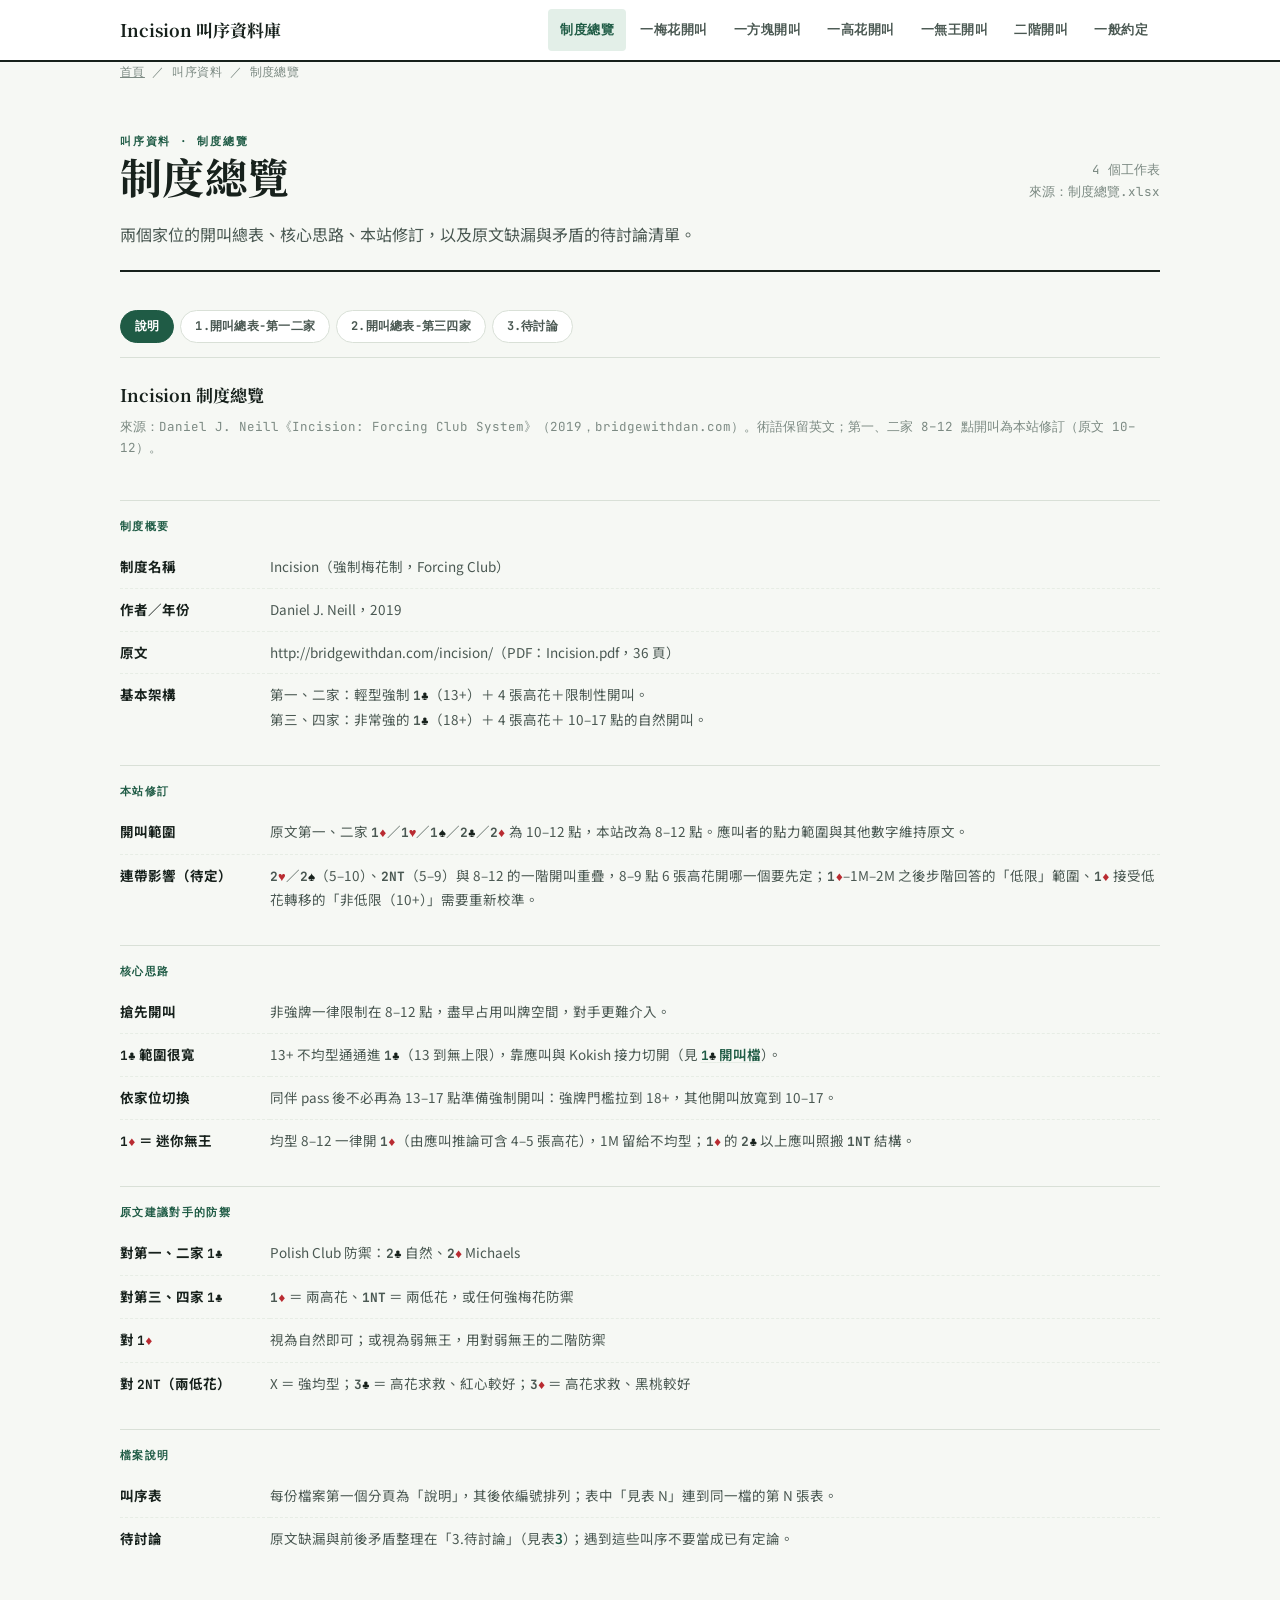
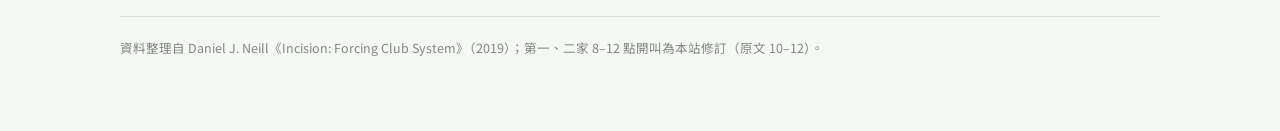
<file: 網站/叫序資料/制度總覽.html>
<!doctype html>
<html lang="zh-Hant">
<head>
<meta charset="utf-8">
<meta name="viewport" content="width=device-width, initial-scale=1">
<title>制度總覽 ｜ 叫序資料 ｜ Incision 叫序資料庫</title>
<meta name="description" content="制度總覽 的完整叫序資料表">
<link rel="preconnect" href="https://fonts.googleapis.com">
<link rel="preconnect" href="https://fonts.gstatic.com" crossorigin>
<link rel="stylesheet" href="https://fonts.googleapis.com/css2?family=JetBrains+Mono:wght@500;700&family=Noto+Sans+TC:wght@400;500;700&family=Noto+Serif+TC:wght@600;700&display=swap">
<link rel="stylesheet" href="../assets/style.css">
</head>
<body>
<nav class="site-nav"><div class="nav-inner"><a class="nav-brand" href="../index.html">Incision 叫序資料庫</a><button class="nav-toggle" aria-label="開啟選單" type="button"><svg viewBox="0 0 24 24" fill="none" stroke="currentColor" stroke-width="2"><path d="M3 6h18M3 12h18M3 18h18"/></svg></button><ul class="nav-links" role="menubar"><li class="nav-item" role="none"><a class="nav-link is-active" href="../叫序資料/制度總覽.html">制度總覽</a></li><li class="nav-item" role="none"><a class="nav-link" href="../叫序資料/一梅花開叫.html">一梅花開叫</a></li><li class="nav-item" role="none"><a class="nav-link" href="../叫序資料/一方塊開叫.html">一方塊開叫</a></li><li class="nav-item" role="none"><a class="nav-link" href="../叫序資料/一高花開叫.html">一高花開叫</a></li><li class="nav-item" role="none"><a class="nav-link" href="../叫序資料/一無王開叫.html">一無王開叫</a></li><li class="nav-item" role="none"><a class="nav-link" href="../叫序資料/二階開叫.html">二階開叫</a></li><li class="nav-item" role="none"><a class="nav-link" href="../叫序資料/一般約定.html">一般約定</a></li></ul></div></nav>
<div class="wrap">

<div class="crumb"><a href="../index.html">首頁</a> ／ 叫序資料 ／ 制度總覽</div>
<header class="page-head">
  <div class="mast">
    <div>
      <div class="eyebrow">叫序資料 · 制度總覽</div>
      <h1>制度總覽</h1>
    </div>
    <div class="mast-meta">4 個工作表<br>來源：制度總覽.xlsx</div>
  </div>
  <p class="lede">兩個家位的開叫總表、核心思路、本站修訂，以及原文缺漏與矛盾的待討論清單。</p>
</header>
<section><div class="sheet-tabs" data-sheet-tabs="#制度總覽-panels"><button class="sheet-tab is-active" data-target="sheet-1">說明</button><button class="sheet-tab" data-target="sheet-2">1.開叫總表-第一二家</button><button class="sheet-tab" data-target="sheet-3">2.開叫總表-第三四家</button><button class="sheet-tab" data-target="sheet-4">3.待討論</button></div><div id="制度總覽-panels"><div class="sheet-panel is-active" id="sheet-1"><div class="lead-block"><div class="lead-title">Incision 制度總覽</div><div class="lead-context">來源：Daniel J. Neill《Incision: Forcing Club System》（2019，bridgewithdan.com）。術語保留英文；第一、二家 8–12 點開叫為本站修訂（原文 10–12）。</div></div><table class="deftable"><tbody></tbody></table><div class="deftable-sub">制度概要</div><table class="deftable"><tbody><tr><td>制度名稱</td><td>Incision（強制梅花制，Forcing Club）</td></tr><tr><td>作者／年份</td><td>Daniel J. Neill，2019</td></tr><tr><td>原文</td><td>http://bridgewithdan.com/incision/（PDF：Incision.pdf，36 頁）</td></tr><tr><td>基本架構</td><td>第一、二家：輕型強制 <span class="bid">1<span class="s b">♣</span></span>（13+）＋ 4 張高花＋限制性開叫。<br>第三、四家：非常強的 <span class="bid">1<span class="s b">♣</span></span>（18+）＋ 4 張高花＋ 10–17 點的自然開叫。</td></tr></tbody></table><div class="deftable-sub">本站修訂</div><table class="deftable"><tbody><tr><td>開叫範圍</td><td>原文第一、二家 <span class="bid">1<span class="s r">♦</span></span>／<span class="bid">1<span class="s r">♥</span></span>／<span class="bid">1<span class="s b">♠</span></span>／<span class="bid">2<span class="s b">♣</span></span>／<span class="bid">2<span class="s r">♦</span></span> 為 10–12 點，本站改為 8–12 點。應叫者的點力範圍與其他數字維持原文。</td></tr><tr><td>連帶影響（待定）</td><td><span class="bid">2<span class="s r">♥</span></span>／<span class="bid">2<span class="s b">♠</span></span>（5–10）、<span class="bid">2NT</span>（5–9）與 8–12 的一階開叫重疊，8–9 點 6 張高花開哪一個要先定；<span class="bid">1<span class="s r">♦</span></span>–1M–2M 之後步階回答的「低限」範圍、<span class="bid">1<span class="s r">♦</span></span> 接受低花轉移的「非低限（10+）」需要重新校準。</td></tr></tbody></table><div class="deftable-sub">核心思路</div><table class="deftable"><tbody><tr><td>搶先開叫</td><td>非強牌一律限制在 8–12 點，盡早占用叫牌空間，對手更難介入。</td></tr><tr><td><span class="bid">1<span class="s b">♣</span></span> 範圍很寬</td><td>13+ 不均型通通進 <span class="bid">1<span class="s b">♣</span></span>（13 到無上限），靠應叫與 Kokish 接力切開（見 <a class="tool-link" href="一梅花開叫.html"><span class="bid">1<span class="s b">♣</span></span> 開叫檔</a>）。</td></tr><tr><td>依家位切換</td><td>同伴 pass 後不必再為 13–17 點準備強制開叫：強牌門檻拉到 18+，其他開叫放寬到 10–17。</td></tr><tr><td><span class="bid">1<span class="s r">♦</span></span> ＝ 迷你無王</td><td>均型 8–12 一律開 <span class="bid">1<span class="s r">♦</span></span>（由應叫推論可含 4–5 張高花），1M 留給不均型；<span class="bid">1<span class="s r">♦</span></span> 的 <span class="bid">2<span class="s b">♣</span></span> 以上應叫照搬 <span class="bid">1NT</span> 結構。</td></tr></tbody></table><div class="deftable-sub">原文建議對手的防禦</div><table class="deftable"><tbody><tr><td>對第一、二家 <span class="bid">1<span class="s b">♣</span></span></td><td>Polish Club 防禦：<span class="bid">2<span class="s b">♣</span></span> 自然、<span class="bid">2<span class="s r">♦</span></span> Michaels</td></tr><tr><td>對第三、四家 <span class="bid">1<span class="s b">♣</span></span></td><td><span class="bid">1<span class="s r">♦</span></span> ＝ 兩高花、<span class="bid">1NT</span> ＝ 兩低花，或任何強梅花防禦</td></tr><tr><td>對 <span class="bid">1<span class="s r">♦</span></span></td><td>視為自然即可；或視為弱無王，用對弱無王的二階防禦</td></tr><tr><td>對 <span class="bid">2NT</span>（兩低花）</td><td>X ＝ 強均型；<span class="bid">3<span class="s b">♣</span></span> ＝ 高花求救、紅心較好；<span class="bid">3<span class="s r">♦</span></span> ＝ 高花求救、黑桃較好</td></tr></tbody></table><div class="deftable-sub">檔案說明</div><table class="deftable"><tbody><tr><td>叫序表</td><td>每份檔案第一個分頁為「說明」，其後依編號排列；表中「見表 N」連到同一檔的第 N 張表。</td></tr><tr><td>待討論</td><td>原文缺漏與前後矛盾整理在「3.待討論」（見表<a class="jump-link" data-sheet="sheet-4">3</a>）；遇到這些叫序不要當成已有定論。</td></tr></tbody></table></div><div class="sheet-panel" id="sheet-2"><div class="lead-block"><div class="lead-title">開叫總表：第一、二家</div><div class="lead-context">未 pass 的家位：輕型強制梅花＋限制性開叫</div></div><div class="table-scroll"><table class="bidtbl"><thead><tr><th>開叫</th><th>點力（HCP）</th><th>牌型</th><th>後續</th></tr></thead><tbody><tr><td><span class="bid">1<span class="s b">♣</span></span></td><td>13+（均型 16+）</td><td>任意牌型，逼叫</td><td class="cell-muted">見 <a class="tool-link" href="一梅花開叫.html"><span class="bid">1<span class="s b">♣</span></span> 開叫檔</a></td></tr><tr><td><span class="bid">1<span class="s r">♦</span></span></td><td>8–12</td><td>均型：無短門、無 6 張套（迷你無王）；由應叫推論可含 4–5 張高花</td><td class="cell-muted">見 <a class="tool-link" href="一方塊開叫.html"><span class="bid">1<span class="s r">♦</span></span> 開叫檔</a></td></tr><tr><td><span class="bid">1<span class="s r">♥</span></span></td><td>8–12</td><td>4+<span class="s r">♥</span>（可有更長低花），通常不均型</td><td class="cell-muted">見<a class="tool-link" href="一高花開叫.html">高花開叫檔</a></td></tr><tr><td><span class="bid">1<span class="s b">♠</span></span></td><td>8–12</td><td>4+<span class="s b">♠</span>（可有更長低花或 4-4 高花），通常不均型</td><td class="cell-muted">見<a class="tool-link" href="一高花開叫.html">高花開叫檔</a></td></tr><tr><td><span class="bid">1NT</span></td><td>13–15</td><td>均型（可半均型）</td><td class="cell-muted">見 <a class="tool-link" href="一無王開叫.html"><span class="bid">1NT</span> 開叫檔</a></td></tr><tr><td><span class="bid">2<span class="s b">♣</span></span></td><td>8–12</td><td>6+<span class="s b">♣</span>，或 <span class="bid">5<span class="s b">♣</span></span>-<span class="bid">4<span class="s r">♦</span></span>（少數 <span class="bid">5<span class="s b">♣</span></span>-4M）</td><td class="cell-muted">見<a class="tool-link" href="二階開叫.html">二階開叫檔</a></td></tr><tr><td><span class="bid">2<span class="s r">♦</span></span></td><td>8–12</td><td>6+<span class="s r">♦</span>，或 <span class="bid">5<span class="s r">♦</span></span>-<span class="bid">4<span class="s b">♣</span></span>（少數 <span class="bid">5<span class="s r">♦</span></span>-4M）</td><td class="cell-muted">見<a class="tool-link" href="二階開叫.html">二階開叫檔</a></td></tr><tr><td><span class="bid">2<span class="s r">♥</span></span></td><td>5–10</td><td>6+<span class="s r">♥</span></td><td class="cell-muted">見<a class="tool-link" href="二階開叫.html">二階開叫檔</a></td></tr><tr><td><span class="bid">2<span class="s b">♠</span></span></td><td>5–10</td><td>6+<span class="s b">♠</span></td><td class="cell-muted">見<a class="tool-link" href="二階開叫.html">二階開叫檔</a></td></tr><tr><td><span class="bid">2NT</span></td><td>5–9</td><td>兩低花 5-5+</td><td class="cell-muted">見<a class="tool-link" href="二階開叫.html">二階開叫檔</a></td></tr><tr><td>3 階</td><td>5–9</td><td>自然阻擊</td><td class="cell-muted">—</td></tr><tr><td><span class="bid">3NT</span></td><td>—</td><td>低花 AKQxxxx，外無 A、K</td><td class="cell-muted">—</td></tr></tbody></table></div><div class="trap">＊本站修訂：原文 <span class="bid">1<span class="s r">♦</span></span>／<span class="bid">1<span class="s r">♥</span></span>／<span class="bid">1<span class="s b">♠</span></span>／<span class="bid">2<span class="s b">♣</span></span>／<span class="bid">2<span class="s r">♦</span></span> 為 10–12 點。</div></div><div class="sheet-panel" id="sheet-3"><div class="lead-block"><div class="lead-title">開叫總表：第三、四家</div><div class="lead-context">同伴已 pass：非常強的 <span class="bid">1<span class="s b">♣</span></span>＋自然開叫</div></div><div class="table-scroll"><table class="bidtbl"><thead><tr><th>開叫</th><th>點力（HCP）</th><th>牌型</th><th>後續</th></tr></thead><tbody><tr><td><span class="bid">1<span class="s b">♣</span></span></td><td>18+（均型 20+）</td><td>任意牌型，逼叫</td><td class="cell-muted">見 <a class="tool-link" href="一梅花開叫.html"><span class="bid">1<span class="s b">♣</span></span> 開叫檔</a></td></tr><tr><td><span class="bid">1<span class="s r">♦</span></span></td><td>10–17</td><td>2+<span class="s r">♦</span>：均型包山包海，或自然</td><td class="cell-muted">見 <a class="tool-link" href="一方塊開叫.html"><span class="bid">1<span class="s r">♦</span></span> 開叫檔</a></td></tr><tr><td><span class="bid">1<span class="s r">♥</span></span></td><td>10–17</td><td>4+<span class="s r">♥</span></td><td class="cell-muted">見<a class="tool-link" href="一高花開叫.html">高花開叫檔</a></td></tr><tr><td><span class="bid">1<span class="s b">♠</span></span></td><td>10–17</td><td>4+<span class="s b">♠</span></td><td class="cell-muted">見<a class="tool-link" href="一高花開叫.html">高花開叫檔</a></td></tr><tr><td><span class="bid">1NT</span></td><td>17–19</td><td>均型（可半均型）</td><td class="cell-muted">見 <a class="tool-link" href="一無王開叫.html"><span class="bid">1NT</span> 開叫檔</a></td></tr><tr><td><span class="bid">2<span class="s b">♣</span></span></td><td>10–17</td><td>6+<span class="s b">♣</span></td><td class="cell-muted">見<a class="tool-link" href="二階開叫.html">二階開叫檔</a></td></tr><tr><td><span class="bid">2<span class="s r">♦</span></span></td><td>10–17</td><td>6+<span class="s r">♦</span></td><td class="cell-muted">見<a class="tool-link" href="二階開叫.html">二階開叫檔</a></td></tr><tr><td><span class="bid">2<span class="s r">♥</span></span> / <span class="bid">2<span class="s b">♠</span></span></td><td>第三家 5–10；第四家 10–14</td><td>6+ 張</td><td class="cell-muted">見<a class="tool-link" href="二階開叫.html">二階開叫檔</a></td></tr><tr><td><span class="bid">2NT</span></td><td>6–12</td><td>兩低花 5-5+（有局時至少 5-5）</td><td class="cell-muted">見<a class="tool-link" href="二階開叫.html">二階開叫檔</a></td></tr><tr><td>3 階</td><td>—</td><td>自然阻擊</td><td class="cell-muted">—</td></tr></tbody></table></div></div><div class="sheet-panel" id="sheet-4"><div class="lead-block"><div class="lead-title">原文缺漏與矛盾</div><div class="lead-context">與搭檔定案前，這些叫序不要當成已有定論</div></div><div class="table-scroll"><table class="bidtbl"><thead><tr><th>#</th><th>類型</th><th>問題</th><th>原文頁</th></tr></thead><tbody><tr class="subhead"><td colspan="4">未定義</td></tr><tr><td>1</td><td>未定義</td><td>第一、二家 <span class="bid">1<span class="s b">♣</span></span>–<span class="bid">1<span class="s r">♦</span></span> 之後，開叫者直接叫 <span class="bid">1<span class="s b">♠</span></span>、<span class="bid">2<span class="s b">♣</span></span>、<span class="bid">2<span class="s r">♦</span></span></td><td class="cell-muted">p.8–9</td></tr><tr><td>2</td><td>未定義</td><td>第三、四家 <span class="bid">1<span class="s b">♣</span></span> 的 <span class="bid">2NT</span>、3 階、<span class="bid">3NT</span> 應叫（標題寫「<span class="bid">2<span class="s r">♥</span></span> to <span class="bid">3NT</span>」，內容其實是 <span class="bid">1<span class="s b">♣</span></span>–<span class="bid">1<span class="s r">♦</span></span> 的續叫）</td><td class="cell-muted">p.21–22</td></tr><tr><td>3</td><td>未定義</td><td><span class="bid">1NT</span>–<span class="bid">4<span class="s b">♠</span></span>、<span class="bid">2<span class="s r">♥</span></span>–<span class="bid">3<span class="s b">♠</span></span> 留白</td><td class="cell-muted">p.16、p.20</td></tr><tr><td>4</td><td>未定義</td><td>Two-way checkback 直接再叫的 <span class="bid">3<span class="s r">♥</span></span>（<span class="bid">1<span class="s r">♦</span></span>–<span class="bid">1<span class="s r">♥</span></span> 版）與 <span class="bid">3<span class="s b">♠</span></span>（<span class="bid">1<span class="s r">♦</span></span>–<span class="bid">1<span class="s b">♠</span></span> 版）寫「?」</td><td class="cell-muted">p.12</td></tr><tr><td>5</td><td>未定義</td><td><span class="bid">1<span class="s r">♦</span></span>–(X) 之後 <span class="bid">2NT</span> 以上，作者自己寫「(why not XX?)」</td><td class="cell-muted">p.13、p.27</td></tr><tr class="subhead"><td colspan="4">前後不一致</td></tr><tr><td>6</td><td>不一致</td><td>第三、四家 <span class="bid">1<span class="s b">♣</span></span>–<span class="bid">1<span class="s r">♦</span></span>：p.9「少於 5 點」 vs p.21「0–4，或 5–6 無 4 張高花、5 張低花」</td><td class="cell-muted">p.9、p.21</td></tr><tr><td>7</td><td>不一致</td><td>第一、二家 <span class="bid">1<span class="s b">♣</span></span>–<span class="bid">2<span class="s r">♦</span></span> 之後 <span class="bid">3NT</span> ＝ 18–20，<span class="bid">1<span class="s b">♣</span></span>–<span class="bid">2<span class="s b">♣</span></span> 之後是 19–20；且 <span class="bid">2NT</span> 為問叫，均型 16–17 與 21+ 沒有叫品</td><td class="cell-muted">p.6</td></tr><tr><td>8</td><td>不一致</td><td>第三、四家 <span class="bid">1<span class="s b">♣</span></span>–<span class="bid">2<span class="s b">♣</span></span> 之後 <span class="bid">3NT</span> ＝ 23–24，<span class="bid">1<span class="s b">♣</span></span>–<span class="bid">2<span class="s r">♦</span></span> 之後卻是 22–24</td><td class="cell-muted">p.21</td></tr><tr><td>9</td><td>不一致</td><td>關鍵張回答：第一、二家 0 / 0+Q / 1 / 1+Q / 2，第三、四家少了「2」</td><td class="cell-muted">p.8、p.22</td></tr><tr><td>10</td><td>不一致</td><td><span class="bid">1<span class="s r">♦</span></span>–(<span class="bid">2NT</span> <span class="s r">♥</span>+<span class="s b">♣</span>) 之後的 Pass：p.13「less than constructive」 vs p.27「Pass 再 X ＝ <span class="s b">♠</span>+<span class="s r">♦</span> 競爭」</td><td class="cell-muted">p.13、p.27</td></tr><tr class="subhead"><td colspan="4">寫法不清</td></tr><tr><td>11</td><td>不清</td><td>1M–2M+3／2M+4 寫「Invitational opposite 8 to 10／10 to 12」，但開叫範圍（本站修訂後）為 8–12</td><td class="cell-muted">p.14</td></tr><tr><td>12</td><td>不清</td><td><span class="bid">1<span class="s b">♠</span></span>「可有 4-4 高花」，但 4-4-3-2 照規則應開 <span class="bid">1<span class="s r">♦</span></span>；推測只限 4-4-4-1／4-4-5-0</td><td class="cell-muted">p.4</td></tr><tr><td>13</td><td>不清</td><td>第一、二家 <span class="bid">1<span class="s b">♣</span></span>–<span class="bid">2NT</span> 之後 <span class="bid">3<span class="s b">♣</span></span> 接力，再叫 <span class="bid">3<span class="s r">♥</span></span>／<span class="bid">3<span class="s b">♠</span></span>「示對應低花的短門」，對應方式原文未說明</td><td class="cell-muted">p.7</td></tr><tr class="subhead"><td colspan="4">本站修訂衍生</td></tr><tr><td>14</td><td>修訂</td><td>開叫改為 8–12 後，與 <span class="bid">2<span class="s r">♥</span></span>／<span class="bid">2<span class="s b">♠</span></span>（5–10）、<span class="bid">2NT</span>（5–9）重疊；8–9 點的 6 張高花開 1M 還是二階</td><td class="cell-muted">—</td></tr><tr><td>15</td><td>修訂</td><td><span class="bid">1<span class="s r">♦</span></span>–1M–2M 步階回答的低限範圍、<span class="bid">1<span class="s r">♦</span></span> 接受低花轉移的「非低限（10+）」需重新定義</td><td class="cell-muted">—</td></tr></tbody></table></div><div class="trap">＊「對王牌定約何時可能攻短套」的 Y/N 檢核表（p.33）轉檔後看不出圈選結果，需回原 PDF 補。</div></div></div></section><footer class="site-footer">資料整理自 Daniel J. Neill《Incision: Forcing Club System》（2019）；第一、二家 8–12 點開叫為本站修訂（原文 10–12）。</footer>
</div>
<script src="../assets/site.js"></script>
</body>
</html>
</file>
<file: 網站/assets/style.css>
/* ==========================================================================
   Incision 叫序資料庫 — 共用樣式（沿用 bridge-relay-bidding／moscito-relay-bidding 的 style.css）
   設計語彙沿用 原始資料/北歐接力工具速查.html：
   baize 綠 + brass 金、Noto Serif/Sans TC + JetBrains Mono
   ========================================================================== */

:root{color-scheme:light dark}
html,body{margin:0}
img{max-width:100%}
[hidden]{display:none!important}

:root{
  --ground:#F6F8F4; --surface:#FFFFFF; --surface-2:#EDF1EA;
  --ink:#17211C; --ink-2:#4A5852; --ink-3:#7C8A83;
  --rule:#D9E0D7; --rule-soft:#E7EDE5;
  --baize:#1F5B45; --baize-soft:#E3EFE8;
  --red:#B92B31; --brass:#9C7220; --brass-soft:#F4EBD6;
  --shadow:0 1px 2px rgba(23,33,28,.06), 0 8px 24px -14px rgba(23,33,28,.28);
  --serif:"Noto Serif TC", Georgia, "Songti TC", serif;
  --sans:"Noto Sans TC", -apple-system, "PingFang TC", "Microsoft JhengHei", sans-serif;
  --mono:"JetBrains Mono", ui-monospace, "SF Mono", Menlo, monospace;
}
@media (prefers-color-scheme: dark){
  :root:not([data-theme="light"]){
    --ground:#0E1512; --surface:#17201C; --surface-2:#1D2823;
    --ink:#E9EFEA; --ink-2:#AAB9B1; --ink-3:#7B8B83;
    --rule:#2B3931; --rule-soft:#222E28;
    --baize:#6CBB9B; --baize-soft:#17281F;
    --red:#F0868A; --brass:#D9A64A; --brass-soft:#241D10;
    --shadow:0 1px 2px rgba(0,0,0,.4), 0 8px 24px -14px rgba(0,0,0,.7);
  }
}
:root[data-theme="dark"]{
  --ground:#0E1512; --surface:#17201C; --surface-2:#1D2823;
  --ink:#E9EFEA; --ink-2:#AAB9B1; --ink-3:#7B8B83;
  --rule:#2B3931; --rule-soft:#222E28;
  --baize:#6CBB9B; --baize-soft:#17281F;
  --red:#F0868A; --brass:#D9A64A; --brass-soft:#241D10;
  --shadow:0 1px 2px rgba(0,0,0,.4), 0 8px 24px -14px rgba(0,0,0,.7);
}

*{box-sizing:border-box}
body{
  background:var(--ground); color:var(--ink);
  font-family:var(--sans); font-size:15px; line-height:1.75;
  -webkit-font-smoothing:antialiased;
}
.wrap{max-width:1080px; margin:0 auto; padding-inline:20px; padding-block:0 72px}

h1,h2,h3{font-family:var(--serif); text-wrap:balance; margin:0}
.eyebrow{
  font-family:var(--mono); font-size:11px; font-weight:700;
  letter-spacing:.16em; text-transform:uppercase; color:var(--baize);
}
p{margin:0}
a{color:var(--baize)}

.s{font-family:var(--mono); font-weight:700}
.r{color:var(--red)}
.b{color:var(--ink)}
.bid{
  font-family:var(--mono); font-weight:700; font-size:.95em;
  font-variant-numeric:tabular-nums; white-space:nowrap;
}

:focus-visible{outline:2px solid var(--baize); outline-offset:3px}

/* ============ 頂部導覽 ============ */
.site-nav{
  border-bottom:2px solid var(--ink); background:var(--surface);
}
.nav-inner{
  max-width:1080px; margin:0 auto; padding:0 20px;
  display:flex; align-items:center; gap:8px; min-height:60px;
}
.nav-brand{
  font-family:var(--serif); font-weight:700; font-size:17px; color:var(--ink);
  text-decoration:none; white-space:nowrap; margin-right:auto;
}
.nav-brand:hover{color:var(--baize)}
.nav-links{display:flex; align-items:center; gap:2px; list-style:none; margin:0; padding:0}
.nav-item{position:relative}
.nav-link{
  display:inline-flex; align-items:center; gap:5px;
  font-family:var(--mono); font-size:12.5px; font-weight:700;
  letter-spacing:.04em; color:var(--ink-2); text-decoration:none;
  padding:10px 12px; border-radius:4px; background:none; border:none; cursor:pointer;
  font-feature-settings:normal;
}
.nav-link:hover, .nav-link:focus-visible, .nav-link.is-active{color:var(--baize); background:var(--baize-soft)}
.nav-toggle{
  display:none; margin-left:auto; background:none; border:1px solid var(--rule);
  border-radius:4px; width:38px; height:34px; cursor:pointer; color:var(--ink);
  align-items:center; justify-content:center;
}
.nav-toggle svg{width:18px; height:18px}

@media (max-width:760px){
  .nav-toggle{display:flex}
  .nav-links{
    display:none; position:absolute; top:60px; left:0; right:0;
    flex-direction:column; align-items:stretch; gap:0;
    background:var(--surface); border-bottom:1px solid var(--rule); box-shadow:var(--shadow);
    padding:8px 12px 14px;
  }
  .site-nav.menu-open .nav-links{display:flex}
  .site-nav{position:relative}
  .nav-item{width:100%}
  .nav-link{width:100%; justify-content:space-between}
}

/* ============ 頁首 ============ */
header.page-head{border-bottom:2px solid var(--ink); padding-block:40px 22px; margin-bottom:38px}
.mast{display:flex; flex-wrap:wrap; gap:20px 28px; align-items:flex-end; justify-content:space-between}
h1{font-size:clamp(28px,5vw,42px); line-height:1.2; letter-spacing:.01em}
.mast-meta{font-size:12.5px; color:var(--ink-3); line-height:1.7; text-align:right; font-family:var(--mono)}
.lede{margin-top:18px; max-width:66ch; color:var(--ink-2); font-size:16px}
.lede strong{color:var(--ink); font-weight:700}
.crumb{font-family:var(--mono); font-size:11.5px; color:var(--ink-3); letter-spacing:.04em; margin-bottom:10px}
.crumb a{color:var(--ink-3)}
.crumb a:hover{color:var(--baize)}

section{margin-bottom:52px}
.sec-head{
  display:flex; align-items:baseline; gap:14px; flex-wrap:wrap;
  border-bottom:1px solid var(--ink); padding-bottom:10px; margin-bottom:26px;
}
.sec-head h2{font-size:22px}
.sec-head .tag{font-family:var(--mono); font-size:11.5px; color:var(--ink-3); margin-left:auto; letter-spacing:.04em}

footer.site-footer{margin-top:56px; padding-top:20px; border-top:1px solid var(--rule); font-size:12.5px; color:var(--ink-3); line-height:1.8}

/* ============ 首頁卡片 ============ */
.mech{
  display:grid; grid-template-columns:repeat(3,1fr); gap:1px;
  background:var(--rule); border:1px solid var(--rule); margin-bottom:52px;
}
.mech > div{background:var(--surface); padding:20px 22px}
.mech .n{font-family:var(--mono); font-size:11px; font-weight:700; color:var(--brass); letter-spacing:.14em}
.mech h3{font-size:16px; margin:6px 0 6px}
.mech p{font-size:13.5px; color:var(--ink-2); line-height:1.7}
@media (max-width:760px){ .mech{grid-template-columns:1fr} }

.card-grid{display:grid; grid-template-columns:repeat(3,1fr); gap:16px}
@media (max-width:900px){ .card-grid{grid-template-columns:repeat(2,1fr)} }
@media (max-width:600px){ .card-grid{grid-template-columns:1fr} }
.doc-card{
  display:block; background:var(--surface); border:1px solid var(--rule);
  box-shadow:var(--shadow); padding:20px 22px; text-decoration:none; color:inherit;
  transition:border-color .15s ease, transform .15s ease;
}
.doc-card:hover{border-color:var(--baize); transform:translateY(-2px)}
.doc-card .k{font-family:var(--mono); font-size:10.5px; font-weight:700; letter-spacing:.14em; text-transform:uppercase; color:var(--brass)}
.doc-card h3{font-size:18px; margin:6px 0 8px; color:var(--ink)}
.doc-card p{font-size:13px; color:var(--ink-2); line-height:1.6}

.external-card{
  display:flex; align-items:center; justify-content:space-between; gap:16px;
  background:var(--surface-2); border:1px dashed var(--rule); padding:16px 20px;
  margin-bottom:52px; flex-wrap:wrap;
}
.external-card p{font-size:13.5px; color:var(--ink-2)}
.external-card p strong{color:var(--ink)}
.external-card a{
  font-family:var(--mono); font-size:12px; font-weight:700; letter-spacing:.04em;
  background:var(--baize); color:#fff; padding:9px 16px; border-radius:4px; text-decoration:none;
  white-space:nowrap;
}
.external-card a:hover{opacity:.85}

/* ============ 叫序資料頁：分頁籤 + 表格 ============ */
.sheet-tabs{
  display:flex; flex-wrap:wrap; gap:6px; margin-bottom:22px;
  border-bottom:1px solid var(--rule); padding-bottom:14px;
}
.sheet-tab{
  font-family:var(--mono); font-size:12px; font-weight:700; letter-spacing:.02em;
  color:var(--ink-2); background:var(--surface); border:1px solid var(--rule);
  border-radius:999px; padding:7px 14px; cursor:pointer; white-space:nowrap;
}
.sheet-tab:hover{border-color:var(--baize); color:var(--baize)}
.sheet-tab.is-active{background:var(--baize); border-color:var(--baize); color:#fff}

.sheet-panel{display:none}
.sheet-panel.is-active{display:block}
.sheet-panel .table-scroll{
  overflow-x:auto; border:1px solid var(--rule); background:var(--surface); box-shadow:var(--shadow);
}

/* 前導說明區塊（標題／叫序脈絡／定義句） */
.lead-block{margin-bottom:18px}
.lead-title{font-family:var(--serif); font-size:17px; font-weight:700; margin-bottom:6px; color:var(--ink)}
.lead-context{
  font-family:var(--mono); font-size:12.5px; color:var(--ink-3); line-height:1.7; margin-bottom:6px;
}
.lead-def{font-size:13.5px; color:var(--ink-2); line-height:1.75; margin-bottom:4px}

/* 代號／分支徽章 */
.code-badge{
  display:inline-flex; align-items:center; justify-content:center;
  min-width:24px; height:22px; padding:0 6px; border-radius:4px;
  background:var(--baize); color:#fff; font-family:var(--mono); font-size:12px; font-weight:700;
  vertical-align:middle;
}

/* 叫序階梯表 */
table.bidtbl{border-collapse:collapse; width:100%; font-size:13.5px; min-width:520px}
table.bidtbl th{
  background:var(--surface-2); font-family:var(--mono); font-size:10.5px; font-weight:700;
  letter-spacing:.1em; text-transform:uppercase; color:var(--ink-3); text-align:left;
  padding:10px 14px; border-bottom:1px solid var(--rule); white-space:nowrap;
}
table.bidtbl td{padding:10px 14px; border-bottom:1px dashed var(--rule-soft); vertical-align:top; color:var(--ink-2); line-height:1.6}
table.bidtbl tr:last-child td{border-bottom:none}
table.bidtbl td.cell-muted{color:var(--ink-3); font-size:12.5px}
table.bidtbl tr.subhead td{
  background:var(--baize-soft); color:var(--baize); font-family:var(--mono);
  font-size:11px; font-weight:700; letter-spacing:.1em; text-transform:uppercase;
  padding:9px 14px; border-bottom:1px solid var(--rule);
}

/* 表中段落的註記列（資料裡以「＊」開頭、只有第一欄的列） */
table.bidtbl tr.note-row td{
  background:var(--surface-2); color:var(--ink-3); font-size:12.5px; line-height:1.7;
  border-left:3px solid var(--rule); padding-left:11px;
}

/* 巢狀子接力：展開／收合 */
.ladder-toggle{
  display:inline-flex; align-items:center; justify-content:center;
  width:16px; height:16px; margin-right:2px; padding:0; vertical-align:middle;
  border:none; background:none; color:var(--brass); cursor:pointer;
}
.ladder-toggle .tri{display:inline-block; font-size:10px; transition:transform .15s ease}
.ladder-toggle[aria-expanded="true"] .tri{transform:rotate(90deg)}
table.bidtbl tr.ladder-child td{background:var(--brass-soft)}
table.bidtbl tr.ladder-child td:first-child{border-left:3px solid var(--brass); padding-left:11px}

/* 跳轉連結（→ 表4「A分支」／見表 9） */
.jump-link{
  color:var(--baize); text-decoration:underline; text-decoration-color:var(--rule-soft);
  text-underline-offset:2px; cursor:pointer; font-weight:600;
}
.jump-link:hover{text-decoration-color:var(--baize)}

/* 接力工具名稱連結（→ 接力速查工具頁對應章節） */
.tool-link{
  color:var(--baize); text-decoration:underline; text-decoration-color:var(--rule-soft);
  text-underline-offset:2px; font-weight:600;
}
.tool-link:hover{text-decoration-color:var(--baize)}

/* 合併分支表（如 F-J分支）：拆成獨立子區塊 */
.branch-group{margin:0 0 28px}
.branch-group:last-child{margin-bottom:0}
.branch-head{
  display:flex; align-items:baseline; gap:10px; flex-wrap:wrap;
  background:var(--baize-soft); border-left:3px solid var(--baize);
  padding:10px 14px; margin-bottom:10px;
}
.branch-head .ctx{font-family:var(--mono); font-size:12.5px; color:var(--ink-2); line-height:1.6}

/* 說明頁：定義列表 */
.deftable{width:100%; border-collapse:collapse; font-size:13.5px; margin-bottom:4px}
.deftable td{padding:9px 0; border-bottom:1px dashed var(--rule-soft); vertical-align:top}
.deftable td:first-child{font-weight:700; color:var(--ink); width:150px; padding-right:16px; white-space:nowrap}
.deftable td:last-child{color:var(--ink-2); line-height:1.75}
.deftable tr:last-child td{border-bottom:none}
.deftable-sub{
  font-family:var(--mono); font-size:11px; font-weight:700; letter-spacing:.12em; text-transform:uppercase;
  color:var(--baize); margin:24px 0 10px; padding-top:16px; border-top:1px solid var(--rule);
}

/* 示例牌張／示例叫序：卡片 */
.example-card{
  border:1px solid var(--rule); background:var(--surface); box-shadow:var(--shadow);
  margin-bottom:20px; overflow:hidden;
}
.example-head{
  display:flex; flex-wrap:wrap; gap:6px 16px; align-items:baseline;
  padding:12px 18px; background:var(--surface-2); border-bottom:1px solid var(--rule);
  font-size:13px; color:var(--ink-2);
}
.example-head b{color:var(--ink); font-family:var(--serif); font-size:15px}
.example-body{padding:16px 18px}
table.handtbl{width:100%; border-collapse:collapse; font-size:13.5px; margin-bottom:12px; min-width:420px}
table.handtbl td{padding:6px 14px 6px 0; vertical-align:top}
table.handtbl td.seat{font-weight:700; color:var(--ink); white-space:nowrap; width:90px}
table.handtbl td.suit{font-family:var(--mono); white-space:nowrap}
.example-result{font-size:13.5px; color:var(--ink-2); line-height:1.75}
.example-result .bid-lead{margin-right:8px; font-weight:700}

table.auctiontbl{width:100%; border-collapse:collapse; font-size:13.5px; min-width:480px}
table.auctiontbl th{
  background:var(--surface-2); font-family:var(--mono); font-size:10.5px; font-weight:700;
  letter-spacing:.1em; text-transform:uppercase; color:var(--ink-3); text-align:left;
  padding:9px 14px; border-bottom:1px solid var(--rule);
}
table.auctiontbl td{padding:8px 14px; border-bottom:1px dashed var(--rule-soft); vertical-align:baseline; color:var(--ink-2)}
table.auctiontbl tr:last-child td{border-bottom:none}
table.auctiontbl td.seq{font-family:var(--mono); color:var(--ink-3); width:28px}
table.auctiontbl td.who{white-space:nowrap; color:var(--ink); font-weight:600}

/* ============ 原始書籍檔案：文章排版 ============ */
.article{max-width:74ch}
.article h2{font-size:24px; margin:44px 0 18px; padding-top:6px}
.article h2:first-child{margin-top:0}
.article h3{font-size:18.5px; margin:32px 0 14px; color:var(--ink)}
.article p{margin:14px 0; color:var(--ink-2); font-size:15px; line-height:1.85}
.article p strong{color:var(--ink)}
.article hr{border:none; border-top:1px solid var(--rule); margin:36px 0}
.article a{text-decoration-color:var(--rule)}
.article ul, .article ol{color:var(--ink-2); font-size:15px; line-height:1.85; padding-left:22px}
.article li{margin-bottom:6px}
.article blockquote{
  border-left:3px solid var(--brass); background:var(--brass-soft);
  margin:20px 0; padding:12px 18px; color:var(--ink-2); font-size:13.5px; line-height:1.75;
}
.article blockquote p{margin:4px 0; color:var(--ink-2)}
.article figure{margin:24px 0}
.article figure img{
  display:block; width:100%; border:1px solid var(--rule); box-shadow:var(--shadow);
}
.article table{
  border-collapse:collapse; width:100%; margin:20px 0; font-size:13.5px;
  background:var(--surface); border:1px solid var(--rule);
}
.article .table-scroll{overflow-x:auto; box-shadow:var(--shadow); margin:20px 0}
.article .table-scroll table{margin:0; box-shadow:none}
.article th, .article td{
  padding:10px 14px; border-bottom:1px dashed var(--rule-soft); color:var(--ink-2); vertical-align:top;
  text-align:left; font-family:inherit; font-size:inherit; font-weight:400; background:none;
}
.article tr:last-child td{border-bottom:none}
.article table strong{color:var(--ink)}

/* ============ 章節間快速跳轉 ============ */
.toc-links{display:flex; flex-wrap:wrap; gap:8px; margin-bottom:38px}
.toc-links a{
  font-family:var(--mono); font-size:12px; font-weight:700; color:var(--ink-2);
  background:var(--surface); border:1px solid var(--rule); border-radius:999px;
  padding:7px 14px; text-decoration:none;
}
.toc-links a:hover{border-color:var(--baize); color:var(--baize)}
</file>
